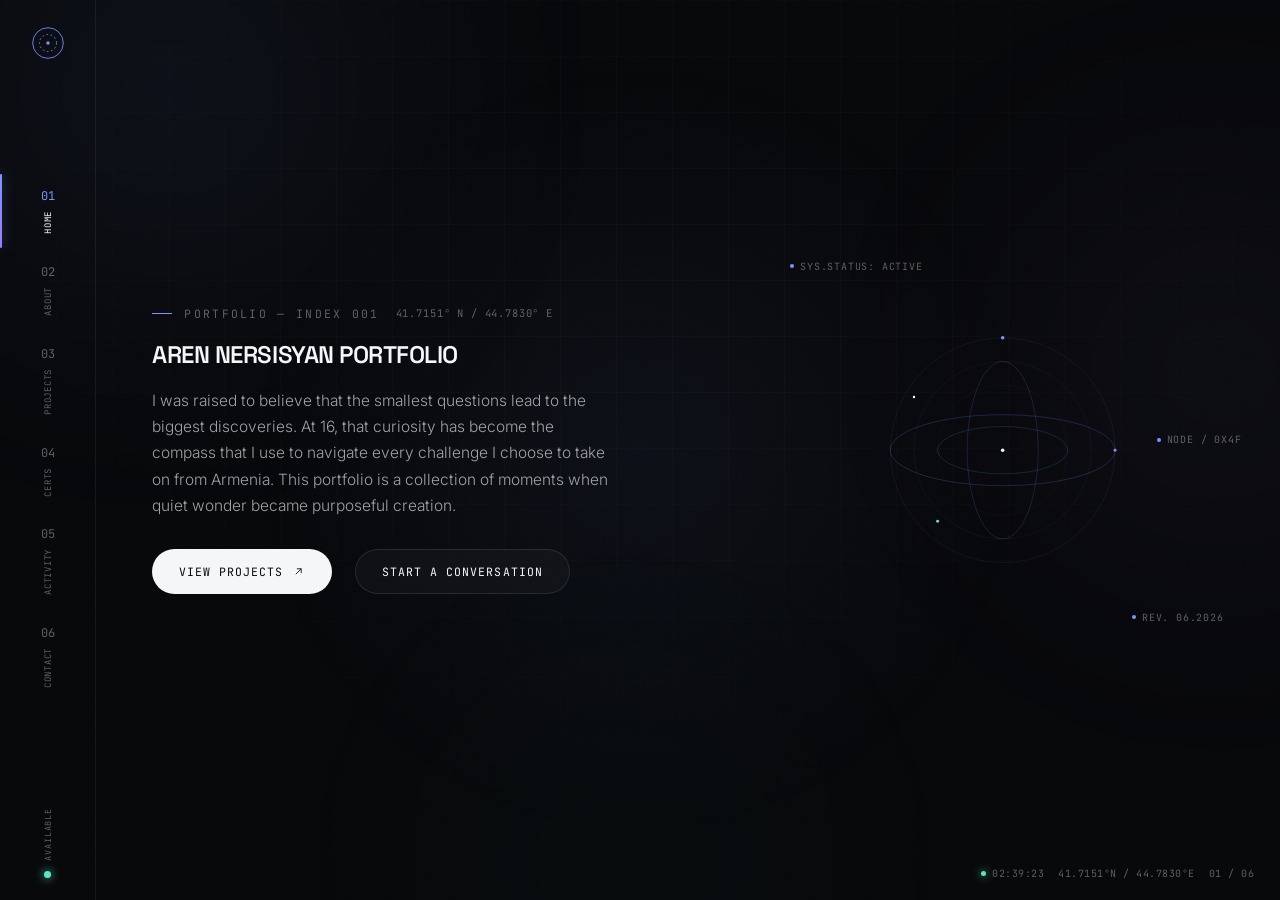
<file: index.html>
<!DOCTYPE html>
<html lang="en">
<head>
<meta charset="UTF-8">
<meta name="viewport" content="width=device-width, initial-scale=1.0">
<title>Aren Nersisyan: Portfolio</title>
<meta name="description" content="Alex Rivera — Design Engineer. Portfolio, projects, certificates and activities.">
<link rel="preconnect" href="https://fonts.googleapis.com">
<link rel="preconnect" href="https://fonts.gstatic.com" crossorigin>
<link href="https://fonts.googleapis.com/css2?family=Space+Grotesk:wght@300;400;500;600;700&family=Inter:wght@300;400;500;600;700&family=JetBrains+Mono:wght@300;400;500;600&display=swap" rel="stylesheet">
<link rel="icon" type="image/x-icon" href="https://www-ren.github.io/Icon.ico">
<style>
/* ============================= RESET ============================= */
*,*::before,*::after{box-sizing:border-box;margin:0;padding:0;}
img{max-width:100%;display:block;}
a{color:inherit;text-decoration:none;}
button{font:inherit;color:inherit;background:none;border:none;cursor:pointer;}
ul{list-style:none;}

/* ============================= TOKENS ============================= */
:root{
  --bg:#07080a;
  --bg-soft:#0b0c0f;
  --panel:rgba(255,255,255,0.032);
  --panel-strong:rgba(255,255,255,0.06);
  --border:rgba(255,255,255,0.10);
  --border-soft:rgba(255,255,255,0.065);
  --text-1:#f5f6f8;
  --text-2:rgba(245,246,248,0.64);
  --text-3:rgba(245,246,248,0.36);
  --accent:#7c93ff;
  --accent-2:#9a7cff;
  --accent-3:#5fe3c4;
  --accent-soft:rgba(124,147,255,0.14);
  --blue:#5fb9ff;

  --font-display:'Space Grotesk','Inter',sans-serif;
  --font-body:'Inter',sans-serif;
  --font-mono:'JetBrains Mono',monospace;

  --mx:50%;--my:50%;
  --ease:cubic-bezier(.16,.84,.44,1);
  --ease-soft:cubic-bezier(.22,.9,.4,1);
  --rail-w:96px;
}

html,body{background:var(--bg);color:var(--text-1);}
html{overflow-x:hidden;width:100%;}
body{
  font-family:var(--font-body);
  font-weight:400;
  -webkit-font-smoothing:antialiased;
  cursor:default;
  height:100vh;
  overflow:hidden;
  overflow-x:hidden;
  max-width:100%;
  position:relative;
}
::selection{background:var(--accent);color:#07080a;}
::-webkit-scrollbar{width:6px;height:6px;}
::-webkit-scrollbar-track{background:transparent;}
::-webkit-scrollbar-thumb{background:rgba(255,255,255,0.14);border-radius:99px;}
::-webkit-scrollbar-thumb:hover{background:rgba(255,255,255,0.26);}

/* ============================= BACKDROP LAYERS ============================= */
.bg-layer{position:fixed;inset:0;pointer-events:none;z-index:0;}
.bg-grain{
  position:fixed;inset:0;z-index:3;pointer-events:none;opacity:0.045;mix-blend-mode:overlay;
  background-image:url("data:image/svg+xml,%3Csvg xmlns='http://www.w3.org/2000/svg' width='120' height='120'%3E%3Cfilter id='n'%3E%3CfeTurbulence type='fractalNoise' baseFrequency='0.9' numOctaves='2' stitchTiles='stitch'/%3E%3C/filter%3E%3Crect width='100%25' height='100%25' filter='url(%23n)'/%3E%3C/svg%3E");
}
.bg-grid{
  position:fixed;inset:0;z-index:1;pointer-events:none;
  background-image:linear-gradient(to right, rgba(255,255,255,0.022) 1px, transparent 1px),linear-gradient(to bottom, rgba(255,255,255,0.022) 1px, transparent 1px);
  background-size:56px 56px;
  mask-image:radial-gradient(ellipse 90% 80% at 50% 30%, black 15%, transparent 78%);
}
.bg-glow{
  position:fixed;inset:0;z-index:1;pointer-events:none;
  background:radial-gradient(560px 560px at var(--mx) var(--my), rgba(124,147,255,0.06), transparent 70%);
  transition:background 0.15s linear;
}
.blob-field{position:fixed;inset:0;overflow:hidden;z-index:0;pointer-events:none;}
.blob{position:absolute;border-radius:50%;filter:blur(130px);z-index:0;pointer-events:none;opacity:0.5;will-change:transform;}
.blob-1{width:620px;height:620px;top:-220px;left:-140px;background:radial-gradient(circle, rgba(124,147,255,0.22), transparent 70%);animation:drift1 36s ease-in-out infinite;}
.blob-2{width:560px;height:560px;top:10%;right:-220px;background:radial-gradient(circle, rgba(154,124,255,0.18), transparent 70%);animation:drift2 42s ease-in-out infinite;}
.blob-3{width:480px;height:480px;bottom:-200px;left:30%;background:radial-gradient(circle, rgba(95,227,196,0.10), transparent 70%);animation:drift3 48s ease-in-out infinite;}
@keyframes drift1{0%,100%{transform:translate(0,0);}50%{transform:translate(50px,60px);}}
@keyframes drift2{0%,100%{transform:translate(0,0);}50%{transform:translate(-60px,40px);}}
@keyframes drift3{0%,100%{transform:translate(0,0);}50%{transform:translate(30px,-40px);}}

/* ============================= SHARED UI ============================= */
.eyebrow{
  font-family:var(--font-mono);font-size:11.5px;letter-spacing:0.2em;text-transform:uppercase;color:var(--text-3);
  display:flex;align-items:center;gap:12px;margin-bottom:20px;
}
.eyebrow::before{content:'';width:20px;height:1px;background:var(--accent);display:inline-block;}
h1,h2,h3{font-family:var(--font-display);font-weight:600;letter-spacing:-0.02em;line-height:1.03;}

.big-index{
  position:absolute;font-family:var(--font-display);font-weight:600;
  font-size:clamp(70px,7.4vw,120px);line-height:1;color:transparent;
  -webkit-text-stroke:1px rgba(255,255,255,0.07);
  top:-6px;right:0;z-index:0;pointer-events:none;user-select:none;
}

.reveal{opacity:0;transform:translateY(20px);transition:opacity 0.85s var(--ease-soft),transform 0.85s var(--ease-soft);}
.reveal.in{opacity:1;transform:translateY(0);}
.reveal-delay-1{transition-delay:0.06s;}
.reveal-delay-2{transition-delay:0.12s;}
.reveal-delay-3{transition-delay:0.18s;}
.reveal-delay-4{transition-delay:0.24s;}
.reveal-delay-5{transition-delay:0.30s;}

.btn{
  display:inline-flex;align-items:center;gap:9px;
  font-family:var(--font-mono);font-size:11.5px;letter-spacing:0.09em;text-transform:uppercase;
  padding:14px 26px;border:1px solid var(--border);border-radius:999px;
  position:relative;overflow:hidden;transition:border-color 0.4s var(--ease),color 0.4s var(--ease),background 0.4s var(--ease),transform 0.25s var(--ease);
  will-change:transform;
}
.btn::before{content:'';position:absolute;inset:0;background:linear-gradient(120deg,transparent,rgba(255,255,255,0.16),transparent);transform:translateX(-120%);transition:transform 0.7s var(--ease);}
.btn:hover::before{transform:translateX(120%);}
.btn-primary{background:var(--text-1);color:#07080a;border-color:transparent;}
.btn-primary:hover{background:var(--accent);color:#07080a;}
.btn-ghost{color:var(--text-1);background:var(--panel);backdrop-filter:blur(10px);}
.btn-ghost:hover{border-color:rgba(255,255,255,0.35);}
.btn svg{width:13px;height:13px;transition:transform 0.4s var(--ease);}
.btn:hover svg{transform:translate(3px,-3px);}

.glass{
  background:var(--panel);
  border:1px solid var(--border-soft);
  backdrop-filter:blur(18px) saturate(140%);
  -webkit-backdrop-filter:blur(18px) saturate(140%);
}

.divider{height:1px;width:100%;background:linear-gradient(to right, transparent, var(--border), transparent);}

a:focus-visible,button:focus-visible{outline:1px solid var(--accent);outline-offset:4px;border-radius:4px;}

/* ============================= APP SHELL ============================= */
.app{position:relative;z-index:2;height:100vh;display:flex;}

/* ---- Rail (desktop primary nav) ---- */
.rail{
  width:var(--rail-w);flex:0 0 var(--rail-w);height:100vh;
  display:flex;flex-direction:column;align-items:center;
  padding:26px 0 22px;position:relative;z-index:20;
  border-right:1px solid var(--border-soft);
}
.rail-logo{width:34px;height:34px;margin-bottom:8px;position:relative;}
.rail-logo svg{width:100%;height:100%;animation:spin-slow 26s linear infinite;}
@keyframes spin-slow{to{transform:rotate(360deg);}}

.rail-nav{position:relative;flex:1;display:flex;flex-direction:column;justify-content:center;gap:2px;width:100%;}
.rail-indicator{
  position:absolute;top:0;left:0;width:2px;height:0;background:linear-gradient(to bottom,var(--accent),var(--accent-2));
  border-radius:2px;transition:transform 0.55s var(--ease),height 0.55s var(--ease);
  will-change:transform;box-shadow:0 0 12px rgba(124,147,255,0.6);
  transform:translateY(0);
}
.rail-item{
  width:100%;padding:14px 4px;display:flex;flex-direction:column;align-items:center;gap:7px;
  position:relative;transition:transform 0.3s var(--ease);
}
.rail-num{font-family:var(--font-mono);font-size:12px;color:var(--text-3);transition:color 0.35s var(--ease);}
.rail-label{
  font-family:var(--font-mono);font-size:9px;letter-spacing:0.08em;text-transform:uppercase;color:var(--text-3);
  writing-mode:vertical-rl;transform:rotate(180deg);transition:color 0.35s var(--ease);
}
.rail-item:hover .rail-num,.rail-item:hover .rail-label{color:var(--text-2);}
.rail-item.active .rail-num{color:var(--accent);}
.rail-item.active .rail-label{color:var(--text-1);}

.rail-status{display:flex;flex-direction:column;align-items:center;gap:10px;}
.rail-dot{width:7px;height:7px;border-radius:50%;background:var(--accent-3);box-shadow:0 0 10px var(--accent-3);animation:pulse 2.4s ease-in-out infinite;}
@keyframes pulse{0%,100%{opacity:1;}50%{opacity:0.3;}}
.rail-status-label{font-family:var(--font-mono);font-size:8.5px;letter-spacing:0.1em;color:var(--text-3);writing-mode:vertical-rl;transform:rotate(180deg);}

/* ---- Mobile top bar (hidden on desktop) ---- */
.topbar{display:none;}

/* ---- Stage ---- */
.stage{position:relative;flex:1;height:100vh;overflow:hidden;}
.panel{
  position:absolute;inset:0;
  padding:0 clamp(28px,4.4vw,72px);
  display:flex;flex-direction:column;justify-content:center;
  opacity:0;transform:translateY(16px) scale(0.99);
  pointer-events:none;visibility:hidden;
  transition:opacity 0.6s var(--ease-soft),transform 0.6s var(--ease-soft),visibility 0s linear 0.6s;
  overflow-y:auto;
}
.panel.active{
  opacity:1;transform:translateY(0) scale(1);pointer-events:auto;visibility:visible;
  transition:opacity 0.6s var(--ease-soft),transform 0.6s var(--ease-soft),visibility 0s;
}
.panel-inner{position:relative;width:100%;max-width:1280px;margin:0 auto;padding:64px 0;min-height:min-content;}

.section-head{display:flex;justify-content:space-between;align-items:flex-end;margin-bottom:34px;gap:32px;flex-wrap:wrap;position:relative;z-index:1;}
.section-head h2{font-size:clamp(24px,2.7vw,38px);max-width:640px;}
.section-head .head-note{font-family:var(--font-mono);font-size:11.5px;color:var(--text-3);max-width:260px;line-height:1.7;text-align:right;}

/* ============================= HOME PANEL ============================= */
.hero-grid{display:grid;grid-template-columns:1.35fr 1fr;gap:32px;align-items:center;width:100%;}
.hero-label-row{display:flex;align-items:center;gap:16px;margin-bottom:22px;}
.hero-coord{font-family:var(--font-mono);font-size:10.5px;color:var(--text-3);letter-spacing:0.08em;}
.hero h1{font-size:clamp(38px,5.4vw,80px);margin-bottom:24px;}
.hero h1 .line{display:block;overflow:hidden;}
.hero h1 .line span{display:inline-block;transform:translateY(112%);transition:transform 1s var(--ease);}
.panel.active .hero h1 .line:nth-child(1) span{transition-delay:0.08s;}
.panel.active .hero h1 .line:nth-child(2) span{transition-delay:0.18s;}
.hero h1 .line span{transform:translateY(112%);}
.panel.active .hero h1 .line span{transform:translateY(0);}
.hero h1 .accent-text{color:transparent;-webkit-text-stroke:1.4px var(--text-1);}
.hero-sub{max-width:460px;font-size:15.5px;line-height:1.7;color:var(--text-2);font-weight:300;margin-bottom:30px;}
.hero-cta{display:flex;align-items:center;gap:22px;flex-wrap:wrap;}
#name{padding-bottom:20px;}

.hero-visual{position:relative;height:min(46vh,420px);display:flex;align-items:center;justify-content:center;}
.orb-wrap{position:relative;width:min(60%,320px);height:min(60%,320px);aspect-ratio:1;}
.orb-wrap svg{width:100%;height:100%;overflow:visible;}
.orb-ring{animation:spin-slower 60s linear infinite;transform-origin:center;}
.orb-ring-2{animation:spin-slower-rev 80s linear infinite;transform-origin:center;}
.orb-ring-3{animation:spin-slower 100s linear infinite;transform-origin:center;}
@keyframes spin-slower{to{transform:rotate(360deg);}}
@keyframes spin-slower-rev{to{transform:rotate(-360deg);}}
.orb-node{animation:node-pulse 3.5s ease-in-out infinite;}
@keyframes node-pulse{0%,100%{opacity:0.4;}50%{opacity:1;}}
.hero-float-label{position:absolute;font-family:var(--font-mono);font-size:10px;letter-spacing:0.08em;color:var(--text-3);display:flex;align-items:center;gap:6px;}
.hero-float-label .dot{width:4px;height:4px;background:var(--accent);border-radius:50%;}
.fl-1{top:4%;left:2%;}
.fl-2{bottom:8%;right:0;}
.fl-3{top:46%;right:-4%;}

/* ============================= ABOUT PANEL ============================= */
.about-grid{display:grid;grid-template-columns:0.78fr 1.22fr;gap:56px;align-items:start;position:relative;}
.portrait{
  aspect-ratio:4/5;max-width:400px;position:relative;border:1px solid var(--border);border-radius:18px;overflow:hidden;
  background:radial-gradient(120% 100% at 20% 0%, rgba(124,147,255,0.22), transparent 60%),radial-gradient(120% 100% at 90% 100%, rgba(154,124,255,0.18), transparent 55%),linear-gradient(160deg, #14151a, #0a0b0d 70%);
}
.portrait::before{
  content:'';position:absolute;inset:0;
  background-image:linear-gradient(rgba(255,255,255,0.05) 1px, transparent 1px),linear-gradient(90deg, rgba(255,255,255,0.05) 1px, transparent 1px);
  background-size:24px 24px;mask-image:radial-gradient(circle at 50% 40%, black 0%, transparent 70%);
}
.portrait-tag{position:absolute;bottom:16px;left:16px;right:16px;display:flex;justify-content:space-between;align-items:flex-end;font-family:var(--font-mono);font-size:9.5px;color:var(--text-3);letter-spacing:0.06em;}
.portrait-frame-corner{position:absolute;width:16px;height:16px;border-color:rgba(255,255,255,0.35);}
.pc-tl{top:14px;left:14px;border-top:1px solid;border-left:1px solid;}
.pc-br{bottom:14px;right:14px;border-bottom:1px solid;border-right:1px solid;}

.about-copy h2{font-size:clamp(22px,2.6vw,34px);margin-bottom:18px;max-width:640px;}
.about-copy p{font-size:14px;line-height:1.75;color:var(--text-2);font-weight:300;margin-bottom:12px;max-width:600px;}
.about-copy p strong{color:var(--text-1);font-weight:500;}

.stat-row{display:grid;grid-template-columns:repeat(3,1fr);gap:24px;margin:24px 0;padding:20px 0;border-top:1px solid var(--border-soft);border-bottom:1px solid var(--border-soft);}
.stat-num{font-family:var(--font-display);font-size:clamp(22px,2vw,30px);font-weight:600;color:var(--text-1);line-height:1;}
.stat-label{font-family:var(--font-mono);font-size:9.5px;letter-spacing:0.09em;text-transform:uppercase;color:var(--text-3);margin-top:7px;}

.tag-grid{display:flex;flex-wrap:wrap;gap:8px;margin-top:10px;}
.tag{
  font-family:var(--font-mono);font-size:10.5px;letter-spacing:0.03em;padding:7px 13px;border:1px solid var(--border);
  color:var(--text-2);border-radius:99px;transition:border-color 0.35s var(--ease),color 0.35s var(--ease),background 0.35s var(--ease),transform 0.3s var(--ease);
}
.tag:hover{border-color:var(--accent);color:var(--text-1);background:var(--accent-soft);transform:translateY(-2px);}

/* ============================= PROJECTS PANEL ============================= */
.project-grid{display:grid;grid-template-columns:repeat(4,1fr);gap:16px;}
.project-card{
  position:relative;border-radius:16px;overflow:hidden;border:1px solid var(--border-soft);
  background:#0b0c0f;transition:transform 0.5s var(--ease),border-color 0.5s var(--ease);
}
.project-card:hover{transform:translateY(-6px);border-color:rgba(255,255,255,0.22);}
.thumb-1{background:radial-gradient(circle at 30% 30%, rgba(124,147,255,0.15), transparent 55%),radial-gradient(circle at 75% 70%, rgba(154,124,255,0.1), transparent 55%),linear-gradient(150deg,#141620,#0a0a0c);}
.thumb-2{background:radial-gradient(circle at 70% 30%, rgba(95,185,255,0.11), transparent 55%),radial-gradient(circle at 25% 75%, rgba(124,147,255,0.08), transparent 55%),linear-gradient(150deg,#101318,#0a0a0c);}
.thumb-3{background:radial-gradient(circle at 40% 65%, rgba(154,124,255,0.10), transparent 55%),radial-gradient(circle at 80% 20%, rgba(124,147,255,0.06), transparent 55%),linear-gradient(150deg,#12121a,#0a0a0c);}
.thumb-4{background:radial-gradient(circle at 60% 40%, rgba(95,227,196,0.05), transparent 55%),radial-gradient(circle at 20% 80%, rgba(95,185,255,0.08), transparent 55%),linear-gradient(150deg,#0e1416,#0a0a0c);}
.project-card::after{content:'';position:absolute;inset:0;background:linear-gradient(rgba(255,255,255,0.05) 1px, transparent 1px),linear-gradient(90deg, rgba(255,255,255,0.05) 1px, transparent 1px);background-size:16px 16px;pointer-events:none;}
.project-scrim{position:relative;height:100%;display:flex;flex-direction:column;justify-content:space-between;padding:20px;padding-top:44px;z-index:2;}
.project-num{font-family:var(--font-mono);font-size:10.5px;color:var(--text-3);position:absolute;top:14px;left:16px;z-index:2;}
.project-card h3{font-size:15px;font-weight:500;letter-spacing:-0.01em;margin-bottom:5px;line-height:1.2;}
.project-meta{display:flex;gap:8px;font-family:var(--font-mono);font-size:9.5px;color:var(--text-3);text-transform:uppercase;letter-spacing:0.05em;margin-bottom:8px;flex-wrap:wrap;}
.project-desc{
  color:var(--text-2);font-size:11.5px;line-height:1.55;font-weight:300;flex:1;margin-top:2px;
}
.thumb-arrow{
  position:absolute;top:12px;right:12px;width:30px;height:30px;border:1px solid rgba(255,255,255,0.25);border-radius:50%;
  display:flex;align-items:center;justify-content:center;background:rgba(8,9,11,0.5);backdrop-filter:blur(6px);
  transition:border-color 0.4s var(--ease),background 0.4s var(--ease),transform 0.4s var(--ease);
  z-index:3;
}
.project-card:hover .thumb-arrow{border-color:var(--accent);transform:translate(2px,-2px);}
.thumb-arrow svg{width:13px;height:13px;}

/* ============================= CERTIFICATES PANEL ============================= */
.cert-grid{display:grid;grid-template-columns:repeat(3,1fr);gap:12px;}
.cert-card{
  background:var(--panel);border:1px solid var(--border-soft);border-radius:14px;padding:22px;position:relative;
  transition:background 0.4s var(--ease),border-color 0.4s var(--ease),transform 0.4s var(--ease);
  backdrop-filter:blur(14px);
}
.cert-card:hover{background:var(--panel-strong);border-color:rgba(255,255,255,0.18);transform:translateY(-4px);}
.cert-top{display:flex;justify-content:space-between;align-items:flex-start;margin-bottom:16px;}
.cert-year{font-family:var(--font-mono);font-size:10px;color:var(--text-3);letter-spacing:0.06em;}
.cert-icon{width:30px;height:30px;border:1px solid var(--border);border-radius:50%;display:flex;align-items:center;justify-content:center;flex-shrink:0;}
.cert-icon svg{width:13px;height:13px;color:var(--accent);}
.cert-card h3{font-size:15.5px;font-weight:500;margin-bottom:7px;letter-spacing:-0.01em;line-height:1.25;}
.cert-issuer{font-size:11.5px;color:var(--text-2);font-weight:300;margin-bottom:12px;}
.cert-id{font-family:var(--font-mono);font-size:9px;color:var(--text-3);letter-spacing:0.04em;padding-top:11px;border-top:1px solid var(--border-soft);}

/* ============================= ACTIVITIES PANEL ============================= */
.timeline{position:relative;display:grid;grid-template-columns:repeat(5,1fr);gap:12px;}
.timeline::before{content:'';position:absolute;top:9px;left:0;right:0;height:1px;background:linear-gradient(to right, transparent, var(--border), var(--border), transparent);}
.timeline-item{position:relative;padding-top:30px;}
.timeline-dot{position:absolute;left:0;top:5px;width:9px;height:9px;border-radius:50%;background:var(--bg);border:1px solid var(--accent);box-shadow:0 0 0 4px var(--bg);}
.timeline-year{font-family:var(--font-mono);font-size:11px;color:var(--text-2);position:absolute;left:16px;top:0;}
.timeline-content .role{font-family:var(--font-mono);font-size:9.5px;letter-spacing:0.09em;text-transform:uppercase;color:var(--accent);margin-bottom:8px;}
.timeline-content h3{font-size:15.5px;font-weight:500;margin-bottom:8px;letter-spacing:-0.01em;line-height:1.22;}
.timeline-content p{font-size:11.5px;line-height:1.6;color:var(--text-2);font-weight:300;display:-webkit-box;-webkit-line-clamp:4;line-clamp:4;-webkit-box-orient:vertical;overflow:hidden;}
.animated-link {
    color: inherit;
    text-decoration: none;

    background-image: linear-gradient(currentColor, currentColor);
    background-repeat: no-repeat;
    background-position: 0 100%;
    background-size: 0% 2px;

    -webkit-box-decoration-break: clone;
    box-decoration-break: clone;

    transition: background-size 0.3s ease;
}

.animated-link:hover {
    background-size: 100% 2px;
}

/* ============================= CONTACT PANEL ============================= */
.contact-inner{text-align:center;position:relative;z-index:2;margin:0 auto;}
.contact-inner h2{font-size:clamp(32px,5.6vw,72px);margin-bottom:26px;letter-spacing:-0.03em;}
.contact-email{
  display:inline-block;font-family:var(--font-mono);font-size:clamp(15px,1.8vw,20px);color:var(--text-2);
  padding-bottom:8px;border-bottom:1px solid var(--border);transition:color 0.4s var(--ease),border-color 0.4s var(--ease);margin-bottom:38px;
}
.contact-email:hover{color:var(--accent);border-color:var(--accent);}
.contact-links{display:flex;justify-content:center;gap:0;flex-wrap:wrap;border-top:1px solid var(--border-soft);border-bottom:1px solid var(--border-soft);}
.contact-links a{
  font-family:var(--font-mono);font-size:11px;letter-spacing:0.07em;text-transform:uppercase;padding:16px 26px;color:var(--text-2);
  border-left:1px solid var(--border-soft);transition:color 0.35s var(--ease),background 0.35s var(--ease);position:relative;
}
.contact-links a:first-child{border-left:none;}
.contact-links a:hover{color:var(--text-1);background:var(--panel);}
.contact-glow{position:absolute;top:50%;left:50%;transform:translate(-50%,-50%);width:min(820px,100vw);max-width:100vw;height:420px;background:radial-gradient(ellipse, rgba(124,147,255,0.13), transparent 70%);pointer-events:none;z-index:0;}

/* ============================= HUD FOOTER ============================= */
.hud{
  position:fixed;bottom:20px;right:26px;z-index:30;display:flex;align-items:center;gap:14px;
  font-family:var(--font-mono);font-size:10px;color:var(--text-3);letter-spacing:0.05em;pointer-events:none;
}
.hud span{display:flex;align-items:center;gap:6px;}
.hud .dot{width:5px;height:5px;border-radius:50%;background:var(--accent-3);box-shadow:0 0 8px var(--accent-3);}

/* ============================= MOBILE NAV DRAWER ============================= */
.mobile-nav{
  position:fixed;inset:0;z-index:90;background:rgba(7,8,10,0.98);backdrop-filter:blur(20px);
  display:flex;flex-direction:column;align-items:flex-start;justify-content:center;padding:44px;gap:4px;
  transform:translateY(-100%);transition:transform 0.55s var(--ease);
}
.mobile-nav.open{transform:translateY(0);}
.mobile-nav a{font-family:var(--font-display);font-size:32px;font-weight:500;color:var(--text-2);padding:10px 0;letter-spacing:-0.01em;transition:color 0.3s var(--ease);}
.mobile-nav a:hover,.mobile-nav a.active{color:var(--text-1);}
.mobile-nav-footer{margin-top:32px;font-family:var(--font-mono);font-size:10.5px;color:var(--text-3);}
.nav-toggle{display:none;width:40px;height:40px;position:relative;padding:10px 4px;}
.nav-toggle span{position:absolute;left:4px;right:4px;height:1px;background:var(--text-1);transition:all 0.35s var(--ease);}
.nav-toggle span:nth-child(1){top:10px;}
.nav-toggle span:nth-child(2){top:19px;}
.nav-toggle span:nth-child(3){top:28px;}
.nav-toggle.open span:nth-child(1){transform:translateY(9px) rotate(45deg);}
.nav-toggle.open span:nth-child(2){opacity:0;}
.nav-toggle.open span:nth-child(3){transform:translateY(-9px) rotate(-45deg);}

/* ============================= RESPONSIVE ============================= */
@media (max-width:860px){
  html{scroll-behavior:smooth;}
  body{height:auto;overflow-x:hidden;overflow-y:auto;}
  .app{height:auto;display:block;}
  .rail{display:none;}
  .topbar{
    display:flex;align-items:center;justify-content:space-between;position:fixed;top:0;left:0;right:0;z-index:100;
    padding:16px 22px;background:rgba(7,8,10,0.7);backdrop-filter:blur(16px);border-bottom:1px solid var(--border-soft);
  }
  .topbar .logo{display:flex;align-items:center;gap:9px;font-family:var(--font-mono);font-size:12px;letter-spacing:0.06em;}
  .topbar .logo svg{width:24px;height:24px;animation:spin-slow 26s linear infinite;}
  .nav-toggle{display:block;}

  .stage{height:auto;overflow:visible;}
  .panel{
    position:static !important;opacity:1 !important;transform:none !important;visibility:visible !important;
    pointer-events:auto !important;padding:0 24px;min-height:auto;display:block;overflow:visible;
  }
  .panel-inner{padding:112px 0 64px;max-width:640px;}
  #home .panel-inner{padding-top:120px;}
  .hero h1 .line span{transform:translateY(0) !important;}

  .hero-grid{grid-template-columns:1fr;gap:40px;}
  .hero-visual{height:260px;order:-1;}
  .hero-label-row{display:none;}

  .about-grid{grid-template-columns:1fr;gap:36px;}
  .portrait{max-width:220px;}

  .project-grid{grid-template-columns:repeat(2,1fr);}

  .cert-grid{grid-template-columns:1fr 1fr;}

  .timeline{grid-template-columns:1fr;gap:0;}
  .timeline::before{top:0;bottom:0;left:4px;right:auto;width:1px;height:auto;background:linear-gradient(to bottom, transparent, var(--border), var(--border), transparent);}
  .timeline-item{padding:22px 0 22px 26px;border-top:1px solid var(--border-soft);}
  .timeline-item:first-child{border-top:none;}
  .timeline-dot{left:0;top:26px;}
  .timeline-year{position:static;margin-bottom:6px;display:block;}
  .timeline-content p{-webkit-line-clamp:8;line-clamp:8;}

  .section-head{margin-bottom:28px;}
  .section-head .head-note{text-align:left;max-width:none;}
  .big-index{font-size:64px;top:-2px;}

  .hud{display:none;}
}

@media (max-width:520px){
  .project-grid{grid-template-columns:1fr 1fr;}
  .cert-grid{grid-template-columns:1fr;}
  .hero h1{font-size:clamp(32px,10vw,48px);}
  .stat-row{grid-template-columns:1fr 1fr;row-gap:16px;}
  .contact-links{flex-direction:column;}
  .contact-links a{border-left:none;border-top:1px solid var(--border-soft);}
  .contact-links a:first-child{border-top:none;}
}

@media (prefers-reduced-motion:reduce){
  *{animation-duration:0.001ms !important;animation-iteration-count:1 !important;transition-duration:0.2s !important;}
}
</style>
</head>
<body>

<div class="bg-glow" id="bgGlow"></div>
<div class="bg-grid"></div>
<div class="blob-field">
  <div class="blob blob-1"></div>
  <div class="blob blob-2"></div>
  <div class="blob blob-3"></div>
</div>
<div class="bg-grain"></div>

<!-- ============================= MOBILE TOP BAR ============================= -->
<div class="topbar">
  <a href="#home" class="logo">
    <svg viewBox="0 0 40 40" fill="none"><circle cx="20" cy="20" r="18" stroke="#7c93ff" stroke-width="1"/><circle cx="20" cy="20" r="10" stroke="#7c93ff" stroke-width="1" stroke-dasharray="2 3"/><circle cx="20" cy="20" r="2" fill="#7c93ff"/></svg>
    AR — INDEX
  </a>
  <div class="nav-toggle" id="navToggle"><span></span><span></span><span></span></div>
</div>

<div class="mobile-nav" id="mobileNav">
  <a href="#home" data-nav-m="home">Home</a>
  <a href="#about" data-nav-m="about">About</a>
  <a href="#projects" data-nav-m="projects">Projects</a>
  <a href="#certificates" data-nav-m="certificates">Certificates</a>
  <a href="#activities" data-nav-m="activities">Activity</a>
  <a href="#contact" data-nav-m="contact">Contact</a>
  <div class="mobile-nav-footer">hello@alexrivera.dev — Based remotely, working globally</div>
</div>

<div class="app">
  <!-- ============================= RAIL (DESKTOP NAV) ============================= -->
  <nav class="rail" id="rail" aria-label="Primary">
    <div class="rail-logo">
      <svg viewBox="0 0 40 40" fill="none"><circle cx="20" cy="20" r="18" stroke="#7c93ff" stroke-width="1"/><circle cx="20" cy="20" r="10" stroke="#7c93ff" stroke-width="1" stroke-dasharray="2 3"/><circle cx="20" cy="20" r="2" fill="#7c93ff"/></svg>
    </div>
    <div class="rail-nav" id="railNav">
      <div class="rail-indicator" id="railIndicator"></div>
      <a href="#home" class="rail-item active" data-nav="home"><span class="rail-num">01</span><span class="rail-label">Home</span></a>
      <a href="#about" class="rail-item" data-nav="about"><span class="rail-num">02</span><span class="rail-label">About</span></a>
      <a href="#projects" class="rail-item" data-nav="projects"><span class="rail-num">03</span><span class="rail-label">Projects</span></a>
      <a href="#certificates" class="rail-item" data-nav="certificates"><span class="rail-num">04</span><span class="rail-label">Certs</span></a>
      <a href="#activities" class="rail-item" data-nav="activities"><span class="rail-num">05</span><span class="rail-label">Activity</span></a>
      <a href="#contact" class="rail-item" data-nav="contact"><span class="rail-num">06</span><span class="rail-label">Contact</span></a>
    </div>
    <div class="rail-status" title="Available — Applying Fall 2026">
      <span class="rail-status-label">AVAILABLE</span>
      <span class="rail-dot"></span>
    </div>
  </nav>

  <!-- ============================= STAGE ============================= -->
  <main class="stage" id="stage">

    <!-- HOME -->
    <section class="panel active" id="home" data-panel="home">
      <div class="panel-inner">
        <div class="hero-grid">
          <div>
            <div class="hero-label-row reveal in">
              <span class="eyebrow" style="margin:0;">Portfolio — Index 001</span>
              <span class="hero-coord">41.7151° N / 44.7830° E</span>
            </div>
            <h1 id="name">
              <span class="line"><span>AREN NERSISYAN</span></span>
              <span class="line"><span class="accent-text">PORTFOLIO</span></span>
            </h1>
            <p class="hero-sub reveal in reveal-delay-2">
              I was raised to believe that the smallest questions lead to the biggest discoveries. At 16, that curiosity has become the compass that I use to navigate every challenge I choose to take on from Armenia. This portfolio is a collection of moments when quiet wonder became purposeful creation.
            </p>
            <div class="hero-cta reveal in reveal-delay-3">
              <a href="#projects" class="btn btn-primary magnetic">
                View Projects
                <svg viewBox="0 0 24 24" fill="none" stroke="currentColor" stroke-width="1.6"><path d="M7 17L17 7M9 7h8v8"/></svg>
              </a>
              <a href="#contact" class="btn btn-ghost magnetic">Start a conversation</a>
            </div>
          </div>

          <div class="hero-visual reveal in reveal-delay-2">
            <div class="orb-wrap">
              <svg viewBox="0 0 420 420">
                <g class="orb-ring">
                  <ellipse cx="210" cy="210" rx="190" ry="190" stroke="rgba(255,255,255,0.09)" stroke-width="1" fill="none"/>
                  <ellipse cx="210" cy="210" rx="190" ry="60" stroke="rgba(124,147,255,0.35)" stroke-width="1" fill="none"/>
                </g>
                <g class="orb-ring-2">
                  <ellipse cx="210" cy="210" rx="150" ry="150" stroke="rgba(255,255,255,0.07)" stroke-width="1" fill="none"/>
                  <ellipse cx="210" cy="210" rx="60" ry="150" stroke="rgba(154,124,255,0.3)" stroke-width="1" fill="none"/>
                </g>
                <g class="orb-ring-3">
                  <ellipse cx="210" cy="210" rx="110" ry="40" stroke="rgba(95,185,255,0.28)" stroke-width="1" fill="none"/>
                  <circle cx="210" cy="210" r="110" stroke="rgba(255,255,255,0.05)" stroke-width="1" fill="none"/>
                </g>
                <circle class="orb-node" cx="210" cy="20" r="3" fill="#7c93ff"/>
                <circle class="orb-node" cx="400" cy="210" r="2.5" fill="#9a7cff" style="animation-delay:0.8s"/>
                <circle class="orb-node" cx="100" cy="330" r="2.5" fill="#5fe3c4" style="animation-delay:1.6s"/>
                <circle class="orb-node" cx="60" cy="120" r="2" fill="#ffffff" style="animation-delay:2.2s"/>
                <circle cx="210" cy="210" r="3" fill="#f3f4f6"/>
              </svg>
            </div>
            <div class="hero-float-label fl-1"><span class="dot"></span>SYS.STATUS: ACTIVE</div>
            <div class="hero-float-label fl-2"><span class="dot"></span>REV. 06.2026</div>
            <div class="hero-float-label fl-3"><span class="dot"></span>NODE / 0X4F</div>
          </div>
        </div>
      </div>
    </section>

    <!-- ABOUT -->
    <section class="panel" id="about" data-panel="about">
      <div class="panel-inner" style="position:relative;">
        <div class="big-index reveal">002</div>
        <div class="eyebrow reveal">About — Index 002</div>

        <div class="about-grid">
          <div class="reveal">
            <div class="portrait">
              <div class="portrait-frame-corner pc-tl"></div>
              <div class="portrait-frame-corner pc-br"></div>
              <div class="portrait-tag"><span>AR / PORTRAIT</span><span>FIG. 02.1</span></div>
            </div>
          </div>

          <div class="about-copy">
            <h2 class="reveal">Precision is a design decision, not an accident.</h2>
            <p class="reveal reveal-delay-1">I'm a design engineer working across product design and front-end
              development. Over the past six years I've turned early ideas into interfaces
              that feel <strong>considered, fast, and unmistakably deliberate</strong> — moving fluidly between Figma
              and code so nothing gets lost in translation.</p>
            <p class="reveal reveal-delay-2">My focus is the space where systems thinking meets craft: building
              design systems that scale, motion that clarifies rather than decorates, and front-end architecture
              that holds up as projects grow.</p>

            <div class="stat-row reveal reveal-delay-2">
              <div><div class="stat-num">06</div><div class="stat-label">Years in practice</div></div>
              <div><div class="stat-num">40+</div><div class="stat-label">Projects shipped</div></div>
              <div><div class="stat-num">12</div><div class="stat-label">Awards &amp; mentions</div></div>
            </div>

            <div class="reveal reveal-delay-3">
              <div class="eyebrow" style="margin-bottom:12px;">Capabilities</div>
              <div class="tag-grid">
                <span class="tag">Front-End Engineering</span>
                <span class="tag">Motion Design</span>
                <span class="tag">Design Systems</span>
                <span class="tag">WebGL / Three.js</span>
                <span class="tag">TypeScript</span>
                <span class="tag">Rapid Prototyping</span>
                <span class="tag">Accessibility</span>
                <span class="tag">Art Direction</span>
              </div>
            </div>
          </div>
        </div>
      </div>
    </section>

    <!-- PROJECTS -->
    <section class="panel" id="projects" data-panel="projects">
      <div class="panel-inner" style="position:relative;">
        <div class="big-index reveal">003</div>
        <div class="section-head">
          <div>
            <div class="eyebrow reveal">Projects — Index 003</div>
            <h2 class="reveal">Selected work, chosen for the problems it solved.</h2>
          </div>
          <p class="head-note reveal">Four projects spanning product design, spatial data
            visualization, systems architecture, and generative interfaces.</p>
        </div>

        <div class="project-grid reveal">

          <div class="project-card">
            <span class="project-num">01</span>
            <div class="thumb-1" style="position:absolute;inset:0;"></div>
            <a href="https://www-ren.github.io/Projects/504-Essential-Words.html" class="thumb-arrow" aria-label="View 504 Essential Words project"><svg viewBox="0 0 24 24" fill="none" stroke="currentColor" stroke-width="1.6"><path d="M7 17L17 7M9 7h8v8"/></svg></a>
            <div class="project-scrim">
              <h3>504 Essential Words</h3>
              <div class="project-meta"><span>2025</span><span>·</span><span>UI/UX &amp; Web Dev</span></div>
              <p class="project-desc">I created this interactive vocabulary website as a personal gift for my English teacher, Miss Edith, after completing her course. Originally made for her Wave 3 class, the website continued to be used by later students, turning a small personal project into a resource that became part of her teaching.</p>
            </div>
          </div>

          <div class="project-card">
            <span class="project-num">02</span>
            <div class="thumb-2" style="position:absolute;inset:0;"></div>
            <a href="#" class="thumb-arrow" aria-label="View Orbit case study"><svg viewBox="0 0 24 24" fill="none" stroke="currentColor" stroke-width="1.6"><path d="M7 17L17 7M9 7h8v8"/></svg></a>
            <div class="project-scrim">
              <h3>Orbit</h3>
              <div class="project-meta"><span>2024</span><span>·</span><span>Creative Dev</span></div>
              <p class="project-desc">A WebGL tool for exploring high-dimensional datasets in three-dimensional space, built for a research team analyzing satellite telemetry.</p>
            </div>
          </div>

          <div class="project-card">
            <span class="project-num">03</span>
            <div class="thumb-3" style="position:absolute;inset:0;"></div>
            <a href="#" class="thumb-arrow" aria-label="View Meridian case study"><svg viewBox="0 0 24 24" fill="none" stroke="currentColor" stroke-width="1.6"><path d="M7 17L17 7M9 7h8v8"/></svg></a>
            <div class="project-scrim">
              <h3>Meridian</h3>
              <div class="project-meta"><span>2023</span><span>·</span><span>Design Systems</span></div>
              <p class="project-desc">A token-based design system and component library adopted across four product teams, cutting new-feature build time by roughly a third.</p>
            </div>
          </div>

          <div class="project-card">
            <span class="project-num">04</span>
            <div class="thumb-4" style="position:absolute;inset:0;"></div>
            <a href="#" class="thumb-arrow" aria-label="View Echo case study"><svg viewBox="0 0 24 24" fill="none" stroke="currentColor" stroke-width="1.6"><path d="M7 17L17 7M9 7h8v8"/></svg></a>
            <div class="project-scrim">
              <h3>Echo</h3>
              <div class="project-meta"><span>2023</span><span>·</span><span>Experimental</span></div>
              <p class="project-desc">An experimental browser instrument that generates ambient soundscapes from cursor movement, shown at a regional design festival.</p>
            </div>
          </div>
        </div>
      </div>
    </section>

    <!-- CERTIFICATES -->
    <section class="panel" id="certificates" data-panel="certificates">
      <div class="panel-inner" style="position:relative;">
        <div class="big-index reveal">004</div>
        <div class="section-head">
          <div>
            <div class="eyebrow reveal">Certificates — Index 004</div>
            <h2 class="reveal">Formal training behind the practice.</h2>
          </div>
          <p class="head-note reveal">A working record of continued study across
            engineering, design, and cloud infrastructure.</p>
        </div>

        <div class="cert-grid reveal">
            <div class="cert-card">
              <div class="cert-top"><span class="cert-year">2024</span><span class="cert-icon"><svg viewBox="0 0 24 24" fill="none" stroke="currentColor" stroke-width="1.5"><path d="M12 2l3 6 6 1-4.5 4 1 6-5.5-3-5.5 3 1-6L3 9l6-1z"/></svg></span></div>
              <h3>AWS Certified Solutions Architect</h3>
              <div class="cert-issuer">Amazon Web Services — Associate Level</div>
              <div class="cert-id">CREDENTIAL — AWS-SAA-88214</div>
            </div>
          <a href="https://coursera.org/verify/professional-cert/YFWX0NY5Q2DE">
            <div class="cert-card">
              <div class="cert-top"><span class="cert-year">2026</span><span class="cert-icon"><svg viewBox="0 0 24 24" fill="none" stroke="currentColor" stroke-width="1.5"><path d="M12 2l3 6 6 1-4.5 4 1 6-5.5-3-5.5 3 1-6L3 9l6-1z"/></svg></span></div>
              <h3>Google Cybersecurity Professional Certification</h3>
              <div class="cert-issuer">Google</div>
              <div class="cert-id">Coursera</div>
            </div>
          </a>
          <a href="https://www-ren.github.io/Picsart%20Academy%20Junior%20Course.pdf">
            <div class="cert-card">
              <div class="cert-top"><span class="cert-year">2026</span><span class="cert-icon"><svg viewBox="0 0 24 24" fill="none" stroke="currentColor" stroke-width="1.5"><path d="M12 2l3 6 6 1-4.5 4 1 6-5.5-3-5.5 3 1-6L3 9l6-1z"/></svg></span></div>
              <h3>Picsart's Junior Course</h3>
              <div class="cert-issuer">Picsart</div>
              <div class="cert-id">Picsart Academy</div>
            </div>
          </a>
            <div class="cert-card">
              <div class="cert-top"><span class="cert-year">2022</span><span class="cert-icon"><svg viewBox="0 0 24 24" fill="none" stroke="currentColor" stroke-width="1.5"><path d="M12 2l3 6 6 1-4.5 4 1 6-5.5-3-5.5 3 1-6L3 9l6-1z"/></svg></span></div>
              <h3>Motion Design for the Web</h3>
              <div class="cert-issuer">School of Motion</div>
              <div class="cert-id">CREDENTIAL — SOM-MD-1057</div>
            </div>
            <div class="cert-card">
              <div class="cert-top"><span class="cert-year">2022</span><span class="cert-icon"><svg viewBox="0 0 24 24" fill="none" stroke="currentColor" stroke-width="1.5"><path d="M12 2l3 6 6 1-4.5 4 1 6-5.5-3-5.5 3 1-6L3 9l6-1z"/></svg></span></div>
              <h3>Front-End Developer Certificate</h3>
              <div class="cert-issuer">Meta</div>
              <div class="cert-id">CREDENTIAL — META-FE-6633</div>
            </div>
            <div class="cert-card">
              <div class="cert-top"><span class="cert-year">2021</span><span class="cert-icon"><svg viewBox="0 0 24 24" fill="none" stroke="currentColor" stroke-width="1.5"><path d="M12 2l3 6 6 1-4.5 4 1 6-5.5-3-5.5 3 1-6L3 9l6-1z"/></svg></span></div>
              <h3>Accessible Web Design</h3>
              <div class="cert-issuer">Deque University</div>
              <div class="cert-id">CREDENTIAL — DQ-AWD-3390</div>
            </div>
        </div>
      </div>
    </section>

    <!-- ACTIVITIES -->
    <section class="panel" id="activities" data-panel="activities">
      <div class="panel-inner" style="position:relative;">
        <div class="big-index reveal">005</div>
        <div class="section-head">
          <div>
            <div class="eyebrow reveal">Activity &amp; Volunteering — Index 005</div>
            <h2 class="reveal">Work outside client engagements.</h2>
          </div>
          <p class="head-note reveal">A chronological record — mentoring, community
            contribution, and speaking, in order.</p>
        </div>

        <div class="timeline reveal">
          <div class="timeline-item">
            <div class="timeline-dot"></div>
            <div class="timeline-year">2026</div>
            <div class="timeline-content">
              <div class="role">Volunteer</div>
              <h3><a href="https://www-ren.github.io/Notations%20Lab%20&%20Festival%20'26.pdf" class="animated-link">Communication &amp; Teamwork Volunteer</a></h3>
              <p>Collaborated with a variety of teams on a community volunteering program, improving communication skills, assisting with group activities and supporting with organized events and workshops.</p>
            </div>
          </div>
          <div class="timeline-item">
            <div class="timeline-dot"></div>
            <div class="timeline-year">2024</div>
            <div class="timeline-content">
              <div class="role">Volunteer Dev</div>
              <h3>Digital Literacy Initiative</h3>
              <p>Built and maintained the public site for a local nonprofit teaching computer literacy
                to adult learners, at no cost to the organization.</p>
            </div>
          </div>
          <div class="timeline-item">
            <div class="timeline-dot"></div>
            <div class="timeline-year">2023</div>
            <div class="timeline-content">
              <div class="role">Speaker</div>
              <h3>Design Systems Meetup</h3>
              <p>Gave a talk on scalable component architecture and token-based theming to an audience
                of local product and engineering teams.</p>
            </div>
          </div>
          <div class="timeline-item">
            <div class="timeline-dot"></div>
            <div class="timeline-year">2022</div>
            <div class="timeline-content">
              <div class="role">Organizer</div>
              <h3>Student Hackathon</h3>
              <p>Co-organized a 24-hour build event for 120 participants, coordinating logistics,
                mentors, and judging criteria.</p>
            </div>
          </div>
          <div class="timeline-item">
            <div class="timeline-dot"></div>
            <div class="timeline-year">2021</div>
            <div class="timeline-content">
              <div class="role">Volunteer</div>
              <h3>Accessibility Audit</h3>
              <p>Contributed accessibility audits and fixes to open-source component libraries used by
                small teams without dedicated resources.</p>
            </div>
          </div>
        </div>
      </div>
    </section>

    <!-- CONTACT -->
    <section class="panel" id="contact" data-panel="contact">
      <div class="panel-inner" style="position:relative;">
        <div class="contact-glow"></div>
        <div class="contact-inner">
          <div class="eyebrow reveal" style="justify-content:center;">Contact — Index 006</div>
          <h2 class="reveal reveal-delay-1">Let's build<br>something precise.</h2>
          <a id="emailLink" class="contact-email reveal reveal-delay-2">www.ren.nrs@gmail.com</a>
          <div class="contact-links reveal reveal-delay-3">
            <a href="#" target="_blank" rel="noopener">LinkedIn</a>
            <a href="#" target="_blank" rel="noopener">GitHub</a>
            <a href="#" target="_blank" rel="noopener">Twitter / X</a>
            <a href="#" target="_blank" rel="noopener">Dribbble</a>
          </div>
        </div>
      </div>
    </section>

  </main>
</div>

<div class="hud" id="hud">
  <span><span class="dot"></span><span id="hudTime">--:--:--</span></span>
  <span>41.7151°N / 44.7830°E</span>
  <span id="hudIndex">01 / 06</span>
</div>

<script>
(function(){
  "use strict";
  var reduceMotion = window.matchMedia('(prefers-reduced-motion: reduce)').matches;
  var order = ['home','about','projects','certificates','activities','contact'];
  var current = 'home';
  var isSwitching = false;

  function isDesktop(){ return window.matchMedia('(min-width:861px)').matches; }

  /* ---------- HUD clock ---------- */
  var hudTime = document.getElementById('hudTime');
  function tick(){
    if(!hudTime) return;
    var d = new Date();
    var h = String(d.getHours()).padStart(2,'0');
    var m = String(d.getMinutes()).padStart(2,'0');
    var s = String(d.getSeconds()).padStart(2,'0');
    hudTime.textContent = h+':'+m+':'+s;
  }
  tick(); setInterval(tick, 1000);

  /* ---------- Cursor-reactive ambient glow ---------- */
  if(!reduceMotion){
    var bgGlow = document.getElementById('bgGlow');
    window.addEventListener('mousemove', function(e){
      var x = (e.clientX / window.innerWidth) * 100;
      var y = (e.clientY / window.innerHeight) * 100;
      bgGlow.style.setProperty('--mx', x + '%');
      bgGlow.style.setProperty('--my', y + '%');
    }, {passive:true});
  }

  /* ---------- Reveal animation (re)play for a panel ---------- */
  function playReveal(panel){
    var els = panel.querySelectorAll('.reveal');
    els.forEach(function(el){ el.classList.remove('in'); });
    requestAnimationFrame(function(){
      requestAnimationFrame(function(){
        els.forEach(function(el){ el.classList.add('in'); });
      });
    });
  }

  /* ---------- Rail indicator ---------- */
  var railNav = document.getElementById('railNav');
  var railIndicator = document.getElementById('railIndicator');
  var railItems = railNav ? railNav.querySelectorAll('.rail-item') : [];
  function updateIndicator(id){
    var target = null;
    railItems.forEach(function(item){
      var active = item.dataset.nav === id;
      item.classList.toggle('active', active);
      if(active) target = item;
    });
    if(target && railIndicator){
      railIndicator.style.transform = 'translateY(' + target.offsetTop + 'px)';
      railIndicator.style.height = target.offsetHeight + 'px';
    }
  }
  /* Re-measure once web fonts finish loading (rail labels are vertical text
     and can reflow slightly), and after resize/orientation changes so the
     indicator never drifts out of sync with the active section. */
  if(document.fonts && document.fonts.ready){
    document.fonts.ready.then(function(){ updateIndicator(current); });
  }

  /* ---------- Panel switching (desktop) ---------- */
  var panels = {};
  order.forEach(function(id){ panels[id] = document.getElementById(id); });
  var hudIndex = document.getElementById('hudIndex');

  function goTo(id, pushHash){
    if(!panels[id] || id === current && panels[id].classList.contains('active')) {
      if(id === current) return;
    }
    if(!panels[id]) return;
    isSwitching = true;
    Object.keys(panels).forEach(function(k){
      panels[k].classList.toggle('active', k === id);
    });
    current = id;
    updateIndicator(id);
    var navLinksMobile = document.querySelectorAll('#mobileNav a');
    navLinksMobile.forEach(function(a){ a.classList.toggle('active', a.dataset.navM === id); });
    if(hudIndex){
      var idx = order.indexOf(id) + 1;
      hudIndex.textContent = String(idx).padStart(2,'0') + ' / 06';
    }
    if(pushHash !== false){ history.replaceState(null, '', '#' + id); }
    setTimeout(function(){ playReveal(panels[id]); isSwitching = false; }, 30);
  }

  railItems.forEach(function(item){
    item.addEventListener('click', function(e){
      if(!isDesktop()) return;
      e.preventDefault();
      goTo(item.dataset.nav);
    });
  });

  /* ---------- Wheel navigation (desktop) ---------- */
  var wheelLock = false;
  window.addEventListener('wheel', function(e){
    if(!isDesktop() || isSwitching) return;
    if(Math.abs(e.deltaY) < 12) return;
    if(wheelLock) return;
    var idx = order.indexOf(current);
    var next = e.deltaY > 0 ? idx + 1 : idx - 1;
    if(next < 0 || next >= order.length) return;
    wheelLock = true;
    goTo(order[next]);
    setTimeout(function(){ wheelLock = false; }, 700);
  }, {passive:true});

  /* ---------- Keyboard navigation (desktop) ---------- */
  window.addEventListener('keydown', function(e){
    if(!isDesktop() || isSwitching) return;
    var idx = order.indexOf(current);
    if(e.key === 'ArrowDown' || e.key === 'ArrowRight'){
      if(idx < order.length - 1) goTo(order[idx+1]);
    } else if(e.key === 'ArrowUp' || e.key === 'ArrowLeft'){
      if(idx > 0) goTo(order[idx-1]);
    }
  });

  /* ---------- Mobile nav ---------- */
  var toggle = document.getElementById('navToggle');
  var mobileNav = document.getElementById('mobileNav');
  if(toggle){
    toggle.addEventListener('click', function(){
      toggle.classList.toggle('open');
      mobileNav.classList.toggle('open');
    });
  }
  document.querySelectorAll('#mobileNav a').forEach(function(a){
    a.addEventListener('click', function(){
      toggle.classList.remove('open');
      mobileNav.classList.remove('open');
    });
  });

  /* ---------- Anchor click handling (mobile: smooth scroll / desktop: panel switch) ---------- */
  document.querySelectorAll('a[href^="#"]').forEach(function(a){
    if(a.closest('#railNav')) return; /* handled above */
    a.addEventListener('click', function(e){
      var id = a.getAttribute('href').slice(1);
      if(!id || !panels[id]) return;
      if(isDesktop()){
        e.preventDefault();
        goTo(id);
      } else {
        e.preventDefault();
        var top = panels[id].getBoundingClientRect().top + window.scrollY - 76;
        window.scrollTo({top: top, behavior: reduceMotion ? 'auto' : 'smooth'});
      }
    });
  });

  /* ---------- Mobile scroll reveal ---------- */
  var io = new IntersectionObserver(function(entries){
    entries.forEach(function(entry){
      if(entry.isIntersecting){
        entry.target.classList.add('in');
        io.unobserve(entry.target);
      }
    });
  }, {threshold:0.12, rootMargin:'0px 0px -40px 0px'});
  document.querySelectorAll('.reveal').forEach(function(el){ io.observe(el); });

  var mobileSectionObserver = new IntersectionObserver(function(entries){
    entries.forEach(function(entry){
      if(entry.isIntersecting){
        var id = entry.target.getAttribute('id');
        document.querySelectorAll('#mobileNav a').forEach(function(a){
          a.classList.toggle('active', a.dataset.navM === id);
        });
      }
    });
  }, {threshold:0.35, rootMargin:'-15% 0px -55% 0px'});
  order.forEach(function(id){ if(panels[id]) mobileSectionObserver.observe(panels[id]); });

  /* ---------- Init ---------- */
  var initial = (location.hash || '#home').slice(1);
  if(!panels[initial]) initial = 'home';
  current = initial;
  Object.keys(panels).forEach(function(k){ panels[k].classList.toggle('active', k === initial); });
  updateIndicator(initial);
  setTimeout(function(){ playReveal(panels[initial]); }, 60);
  var resizeRaf = null;
  function onViewportChange(){
    if(resizeRaf) cancelAnimationFrame(resizeRaf);
    resizeRaf = requestAnimationFrame(function(){ updateIndicator(current); });
  }
  window.addEventListener('resize', onViewportChange);
  window.addEventListener('orientationchange', onViewportChange);

  /* ---------- Magnetic buttons ---------- */
  if(!reduceMotion){
    document.querySelectorAll('.magnetic').forEach(function(el){
      el.addEventListener('mousemove', function(e){
        var r = el.getBoundingClientRect();
        var x = (e.clientX - r.left - r.width/2) * 0.28;
        var y = (e.clientY - r.top - r.height/2) * 0.4;
        el.style.transform = 'translate(' + x + 'px,' + y + 'px)';
      });
      el.addEventListener('mouseleave', function(){ el.style.transform = 'translate(0,0)'; });
    });
  }

  /* ---------- Project card tilt ---------- */
  if(!reduceMotion && window.matchMedia('(min-width: 861px)').matches){
    document.querySelectorAll('.project-card').forEach(function(card){
      card.addEventListener('mousemove', function(e){
        var r = card.getBoundingClientRect();
        var px = (e.clientX - r.left) / r.width - 0.5;
        var py = (e.clientY - r.top) / r.height - 0.5;
        card.style.transform = 'perspective(900px) rotateY(' + (px*6) + 'deg) rotateX(' + (-py*6) + 'deg) translateY(-6px)';
      });
      card.addEventListener('mouseleave', function(){
        card.style.transform = 'translateY(0)';
      });
    });
  }
})();
const isMobile = /Android|iPhone|iPad|iPod/i.test(navigator.userAgent);
const email = "yourname@gmail.com";
const subject = "Portfolio Inquiry";

document.getElementById("emailLink").href = isMobile
  ? `mailto:${"www.ren.nrs@gmail.com"}?subject=${encodeURIComponent("Portfolio Contact")}`
  : `https://mail.google.com/mail/?view=cm&fs=1&to=${"www.ren.nrs@gmail.com"}&su=${encodeURIComponent("Portfolio Contact")}`;
</script>
</body>
</html>
</file>
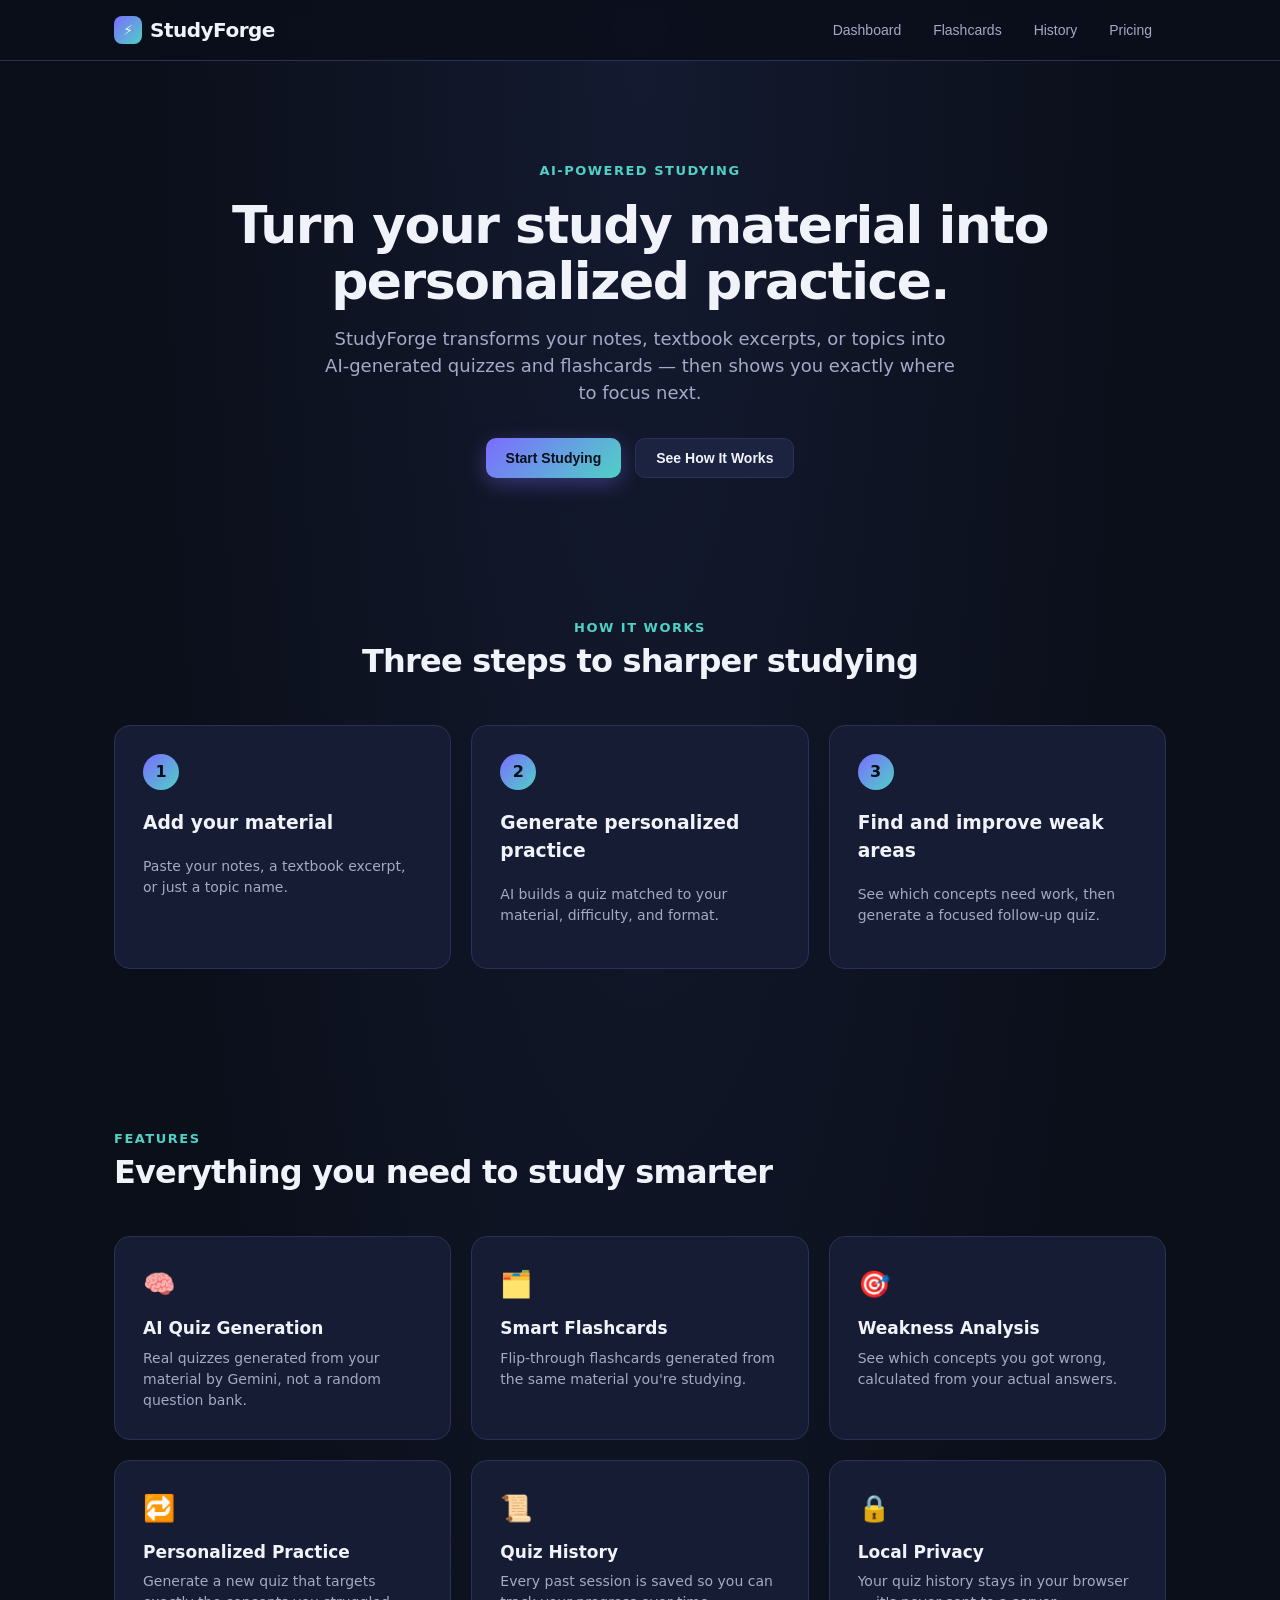
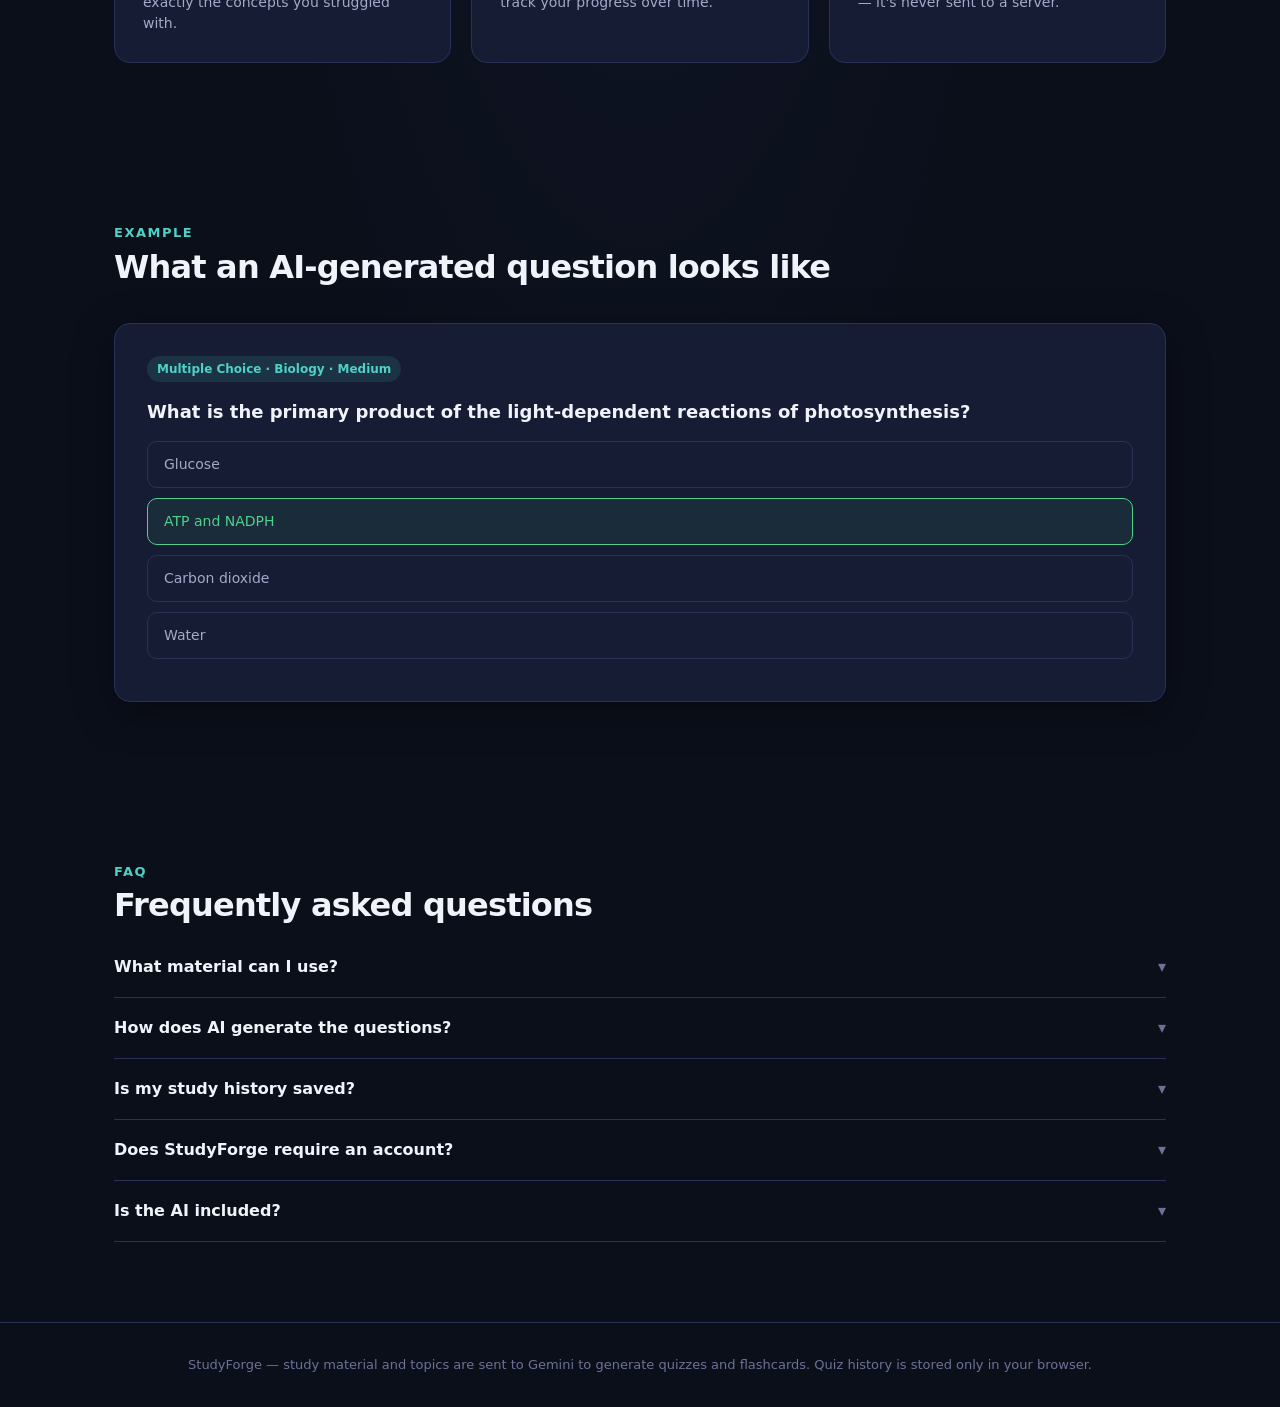
<file: Projects/StudyForge/index.html>
<!DOCTYPE html>
<html lang="en">
<head>
<meta charset="UTF-8">
<meta name="viewport" content="width=device-width, initial-scale=1.0">
<title>StudyForge — AI Study Platform</title>
<style>
  :root{
    --bg:#0b0f1a;
    --bg-soft:#111629;
    --card:#161c33;
    --card-2:#1c2340;
    --border:#2a3157;
    --text:#f1f3fb;
    --text-dim:#a3aac7;
    --text-faint:#6b7296;
    --accent:#7c6cff;
    --accent-2:#4fd1c5;
    --accent-grad:linear-gradient(135deg,#7c6cff 0%,#4fd1c5 100%);
    --danger:#ff6b6b;
    --success:#4fd18d;
    --warn:#ffc65c;
    --radius:16px;
    --radius-sm:10px;
    --shadow:0 10px 40px rgba(0,0,0,0.35);
    font-family:'Segoe UI',system-ui,-apple-system,Roboto,Helvetica,Arial,sans-serif;
  }
  *{box-sizing:border-box;}
  html,body{margin:0;padding:0;}
  body{
    background:radial-gradient(ellipse at top,#141a30 0%,var(--bg) 55%);
    color:var(--text);
    min-height:100vh;
    line-height:1.5;
    -webkit-font-smoothing:antialiased;
  }
  a{color:inherit;text-decoration:none;}
  .hidden{display:none !important;}
  .container{max-width:1100px;margin:0 auto;padding:0 24px;}

  /* NAV */
  .navbar{
    position:sticky;top:0;z-index:50;
    background:rgba(11,15,26,0.85);
    backdrop-filter:blur(10px);
    border-bottom:1px solid var(--border);
  }
  .nav-inner{
    max-width:1100px;margin:0 auto;padding:14px 24px;
    display:flex;align-items:center;justify-content:space-between;
  }
  .logo{font-weight:800;font-size:20px;letter-spacing:-0.5px;display:flex;align-items:center;gap:8px;cursor:pointer;}
  .logo-mark{width:28px;height:28px;border-radius:8px;background:var(--accent-grad);display:inline-flex;align-items:center;justify-content:center;font-size:14px;}
  .nav-links{display:flex;gap:4px;align-items:center;}
  .nav-links button{
    background:transparent;border:none;color:var(--text-dim);
    font-size:14px;padding:8px 14px;border-radius:8px;cursor:pointer;
    transition:all .15s ease;
  }
  .nav-links button:hover{color:var(--text);background:rgba(255,255,255,0.05);}
  .nav-links button.active{color:var(--text);background:rgba(255,255,255,0.08);}
  .btn{
    border:none;cursor:pointer;font-weight:600;border-radius:10px;
    padding:11px 20px;font-size:14px;transition:transform .12s ease, box-shadow .12s ease, opacity .12s ease;
    display:inline-flex;align-items:center;gap:8px;justify-content:center;
  }
  .btn:active{transform:scale(0.97);}
  .btn-primary{background:var(--accent-grad);color:#0b0f1a;box-shadow:0 6px 20px rgba(124,108,255,0.35);}
  .btn-primary:hover{box-shadow:0 8px 26px rgba(124,108,255,0.5);}
  .btn-secondary{background:var(--card-2);color:var(--text);border:1px solid var(--border);}
  .btn-secondary:hover{background:#232a4d;}
  .btn-ghost{background:transparent;color:var(--text-dim);border:1px solid var(--border);}
  .btn-ghost:hover{color:var(--text);}
  .btn-danger{background:rgba(255,107,107,0.12);color:var(--danger);border:1px solid rgba(255,107,107,0.35);}
  .btn:disabled{opacity:0.5;cursor:not-allowed;}
  .btn-block{width:100%;}

  section{padding:80px 0;}
  .eyebrow{color:var(--accent-2);font-weight:700;font-size:13px;letter-spacing:1.5px;text-transform:uppercase;}
  h1{font-size:52px;line-height:1.08;margin:16px 0;letter-spacing:-1.5px;}
  h2{font-size:32px;letter-spacing:-0.8px;margin:0 0 8px;}
  .sub{color:var(--text-dim);font-size:18px;max-width:640px;}
  .hero{text-align:center;padding:100px 0 60px;}
  .hero .sub{margin:0 auto 32px;}
  .hero-actions{display:flex;gap:14px;justify-content:center;flex-wrap:wrap;}

  .grid-3{display:grid;grid-template-columns:repeat(3,1fr);gap:20px;margin-top:40px;}
  .grid-2{display:grid;grid-template-columns:repeat(2,1fr);gap:20px;}
  @media(max-width:800px){.grid-3{grid-template-columns:1fr;} .grid-2{grid-template-columns:1fr;} h1{font-size:36px;} .hero{padding:60px 0 40px;}}

  .card{
    background:var(--card);border:1px solid var(--border);border-radius:var(--radius);
    padding:28px;
  }
  .step-card{text-align:left;}
  .step-num{
    width:36px;height:36px;border-radius:50%;background:var(--accent-grad);
    color:#0b0f1a;font-weight:800;display:flex;align-items:center;justify-content:center;margin-bottom:16px;
  }
  .feature-card h3{margin:12px 0 6px;font-size:17px;}
  .feature-card p{color:var(--text-dim);font-size:14px;margin:0;}
  .feature-icon{font-size:26px;}

  .example-box{
    background:var(--card);border:1px solid var(--border);border-radius:var(--radius);
    padding:32px;margin-top:32px;box-shadow:var(--shadow);
  }
  .example-tag{display:inline-block;background:rgba(79,209,197,0.12);color:var(--accent-2);font-size:12px;font-weight:700;padding:4px 10px;border-radius:20px;margin-bottom:16px;}
  .example-q{font-size:18px;font-weight:600;margin-bottom:16px;}
  .example-choice{
    padding:12px 16px;border:1px solid var(--border);border-radius:10px;margin-bottom:10px;color:var(--text-dim);font-size:14px;
  }
  .example-choice.correct{border-color:var(--success);color:var(--success);background:rgba(79,209,141,0.08);}

  .faq-item{border-bottom:1px solid var(--border);padding:18px 0;}
  .faq-q{font-weight:600;cursor:pointer;display:flex;justify-content:space-between;align-items:center;}
  .faq-a{color:var(--text-dim);margin-top:10px;font-size:14px;display:none;line-height:1.6;}
  .faq-item.open .faq-a{display:block;}
  .faq-item.open .faq-arrow{transform:rotate(180deg);}
  .faq-arrow{transition:transform .15s ease;color:var(--text-faint);}

  footer{border-top:1px solid var(--border);padding:32px 0;text-align:center;color:var(--text-faint);font-size:13px;}

  /* DASHBOARD */
  .page-header{padding:48px 0 8px;}
  .page-header h2{margin-bottom:4px;}
  .page-header p{color:var(--text-dim);margin:0;}

  textarea{
    width:100%;background:var(--bg-soft);border:1px solid var(--border);border-radius:var(--radius-sm);
    color:var(--text);padding:16px;font-size:15px;font-family:inherit;resize:vertical;min-height:180px;
  }
  textarea:focus, input:focus, select:focus{outline:2px solid var(--accent);outline-offset:1px;}
  input[type=text]{
    width:100%;background:var(--bg-soft);border:1px solid var(--border);border-radius:var(--radius-sm);
    color:var(--text);padding:12px 14px;font-size:14px;font-family:inherit;
  }
  label.field-label{font-size:13px;font-weight:600;color:var(--text-dim);display:block;margin-bottom:8px;margin-top:20px;}
  .option-row{display:flex;gap:10px;flex-wrap:wrap;}
  .option-pill{
    padding:9px 16px;border-radius:20px;border:1px solid var(--border);background:var(--bg-soft);
    color:var(--text-dim);font-size:13px;cursor:pointer;transition:all .12s ease;user-select:none;
  }
  .option-pill.selected{background:var(--accent-grad);color:#0b0f1a;border-color:transparent;font-weight:700;}
  .option-pill:hover:not(.selected){border-color:var(--accent);color:var(--text);}
  .config-card{margin-top:24px;}
  .error-banner{
    background:rgba(255,107,107,0.1);border:1px solid rgba(255,107,107,0.4);color:#ffb3b3;
    padding:14px 18px;border-radius:var(--radius-sm);margin-top:16px;font-size:14px;display:flex;gap:10px;align-items:flex-start;
  }
  .info-banner{
    background:rgba(79,209,197,0.08);border:1px solid rgba(79,209,197,0.3);color:var(--accent-2);
    padding:12px 16px;border-radius:var(--radius-sm);margin-top:16px;font-size:13px;
  }

  .loading-overlay{
    display:flex;flex-direction:column;align-items:center;justify-content:center;
    padding:60px 20px;gap:16px;
  }
  .spinner{
    width:44px;height:44px;border-radius:50%;border:4px solid var(--border);border-top-color:var(--accent);
    animation:spin 0.8s linear infinite;
  }
  @keyframes spin{to{transform:rotate(360deg);}}
  .loading-overlay p{color:var(--text-dim);font-size:14px;}

  /* QUIZ */
  .quiz-wrap{max-width:720px;margin:0 auto;}
  .progress-bar-track{width:100%;height:8px;background:var(--bg-soft);border-radius:20px;overflow:hidden;border:1px solid var(--border);}
  .progress-bar-fill{height:100%;background:var(--accent-grad);transition:width .3s ease;}
  .quiz-meta{display:flex;justify-content:space-between;font-size:13px;color:var(--text-dim);margin-bottom:10px;}
  .question-card{margin-top:24px;}
  .question-text{font-size:20px;font-weight:600;margin-bottom:24px;line-height:1.4;}
  .choice-btn{
    display:block;width:100%;text-align:left;padding:16px 18px;margin-bottom:12px;
    background:var(--bg-soft);border:1.5px solid var(--border);border-radius:var(--radius-sm);
    color:var(--text);font-size:15px;cursor:pointer;transition:all .12s ease;
  }
  .choice-btn:hover:not(:disabled){border-color:var(--accent);}
  .choice-btn.selected{border-color:var(--accent);background:rgba(124,108,255,0.12);}
  .choice-btn:disabled{cursor:default;}
  .choice-btn.correct{border-color:var(--success);background:rgba(79,209,141,0.12);color:var(--success);}
  .choice-btn.incorrect{border-color:var(--danger);background:rgba(255,107,107,0.12);color:var(--danger);}
  .quiz-actions{display:flex;justify-content:space-between;margin-top:28px;}
  .toggle-row{display:flex;align-items:center;justify-content:flex-end;gap:10px;margin-top:14px;font-size:13px;color:var(--text-dim);}
  .switch{position:relative;display:inline-block;width:38px;height:22px;flex-shrink:0;}
  .switch input{opacity:0;width:0;height:0;position:absolute;}
  .switch .slider{position:absolute;inset:0;background:var(--bg-soft);border:1px solid var(--border);border-radius:22px;cursor:pointer;transition:all .15s ease;}
  .switch .slider::before{content:"";position:absolute;height:14px;width:14px;left:3px;top:3px;background:var(--text-dim);border-radius:50%;transition:all .15s ease;}
  .switch input:checked + .slider{background:var(--accent);border-color:var(--accent);}
  .switch input:checked + .slider::before{transform:translateX(16px);background:#fff;}
  .switch input:focus-visible + .slider{outline:2px solid var(--accent);outline-offset:2px;}
  .answer-feedback{margin-top:20px;padding:14px 18px;border-radius:var(--radius-sm);font-size:14px;line-height:1.5;border:1px solid var(--border);}
  .answer-feedback.correct{background:rgba(79,209,141,0.08);border-color:rgba(79,209,141,0.4);}
  .answer-feedback.incorrect{background:rgba(255,107,107,0.08);border-color:rgba(255,107,107,0.4);}
  .answer-feedback.error{background:rgba(255,107,107,0.10);border-color:rgba(255,107,107,0.4);color:var(--danger);}
  .answer-feedback .fb-title{font-weight:700;margin-bottom:6px;}
  .answer-feedback.correct .fb-title{color:var(--success);}
  .answer-feedback.incorrect .fb-title{color:var(--danger);}
  .answer-feedback .fb-line{color:var(--text-dim);margin-top:4px;}
  .answer-feedback .fb-line b{color:var(--text);}

  /* RESULTS */
  .score-hero{text-align:center;padding:40px 0;}
  .score-big{font-size:64px;font-weight:800;background:var(--accent-grad);-webkit-background-clip:text;background-clip:text;color:transparent;}
  .score-pct{font-size:22px;color:var(--text-dim);margin-top:4px;}
  .concept-row{
    display:flex;justify-content:space-between;align-items:center;padding:14px 18px;
    background:var(--bg-soft);border:1px solid var(--border);border-radius:var(--radius-sm);margin-bottom:10px;
  }
  .concept-tag{font-size:12px;font-weight:700;padding:4px 10px;border-radius:20px;}
  .concept-tag.strong{background:rgba(79,209,141,0.12);color:var(--success);}
  .concept-tag.weak{background:rgba(255,107,107,0.12);color:var(--danger);}
  .review-item{background:var(--bg-soft);border:1px solid var(--border);border-radius:var(--radius-sm);padding:20px;margin-bottom:14px;}
  .review-item .badge{font-size:11px;font-weight:700;padding:3px 9px;border-radius:12px;margin-bottom:10px;display:inline-block;}
  .badge.correct{background:rgba(79,209,141,0.15);color:var(--success);}
  .badge.incorrect{background:rgba(255,107,107,0.15);color:var(--danger);}
  .review-item .ans-line{font-size:13px;color:var(--text-dim);margin-top:6px;}
  .review-item .ans-line b{color:var(--text);}
  .review-item .explain{font-size:13px;color:var(--text-faint);margin-top:10px;padding-top:10px;border-top:1px solid var(--border);}
  .results-actions{display:flex;gap:14px;flex-wrap:wrap;margin:32px 0;}

  /* FLASHCARDS */
  .flash-wrap{max-width:560px;margin:0 auto;text-align:center;}
  .flashcard-scene{perspective:1400px;height:320px;margin:32px 0;}
  .flashcard{
    position:relative;width:100%;height:100%;transform-style:preserve-3d;
    transition:transform .5s cubic-bezier(.4,.2,.2,1);cursor:pointer;
  }
  .flashcard.flipped{transform:rotateY(180deg);}
  .flash-face{
    position:absolute;inset:0;backface-visibility:hidden;border-radius:var(--radius);
    display:flex;align-items:center;justify-content:center;padding:32px;
    border:1px solid var(--border);box-shadow:var(--shadow);font-size:19px;font-weight:600;
  }
  .flash-front{background:var(--card);}
  .flash-back{background:var(--card-2);transform:rotateY(180deg);color:var(--accent-2);font-weight:500;font-size:16px;}
  .flash-controls{display:flex;justify-content:center;gap:14px;align-items:center;}
  .flash-index{color:var(--text-dim);font-size:14px;min-width:70px;}

  /* HISTORY */
  .history-item{
    display:flex;justify-content:space-between;align-items:center;padding:18px 22px;
    background:var(--card);border:1px solid var(--border);border-radius:var(--radius-sm);margin-bottom:12px;flex-wrap:wrap;gap:10px;
  }
  .history-item .topic{font-weight:600;}
  .history-item .date{color:var(--text-faint);font-size:13px;}
  .history-score{font-weight:700;font-size:18px;}
  .empty-state{text-align:center;padding:60px 20px;color:var(--text-dim);}
  .empty-state .icon{font-size:40px;margin-bottom:12px;}

  /* PRICING */
  .price-card{position:relative;}
  .price-card.featured{border-color:var(--accent);box-shadow:0 0 0 1px var(--accent);}
  .price-tag{font-size:36px;font-weight:800;margin:12px 0;}
  .price-tag span{font-size:14px;color:var(--text-dim);font-weight:400;}
  .price-list{list-style:none;padding:0;margin:20px 0;}
  .price-list li{padding:8px 0;color:var(--text-dim);font-size:14px;display:flex;gap:8px;}
  .not-connected{font-size:12px;color:var(--warn);background:rgba(255,198,92,0.1);padding:6px 10px;border-radius:8px;margin-top:14px;display:inline-block;}

  .toast{
    position:fixed;bottom:24px;left:50%;transform:translateX(-50%);
    background:var(--card-2);border:1px solid var(--border);padding:12px 20px;border-radius:10px;
    font-size:14px;box-shadow:var(--shadow);z-index:200;
  }

  /* =========================================================
     RESPONSIVE / MOBILE
     Everything below only affects narrow screens or touch
     devices. The desktop layout above is left untouched.
     ========================================================= */

  /* Background: never tile/cut when the page is narrow or scrolls */
  html{-webkit-text-size-adjust:100%;text-size-adjust:100%;}
  body{
    background-color:var(--bg);
    background-repeat:no-repeat;
    min-height:100vh;
    min-height:100dvh;
  }

  /* Hamburger button (hidden on desktop) */
  .nav-toggle{
    display:none;
    width:42px;height:42px;padding:0;flex-shrink:0;
    background:transparent;border:1px solid var(--border);border-radius:10px;
    color:var(--text);cursor:pointer;
    flex-direction:column;align-items:center;justify-content:center;gap:5px;
    -webkit-tap-highlight-color:transparent;
  }
  .nav-toggle:hover{background:rgba(255,255,255,0.05);}
  .nav-toggle:focus-visible{outline:2px solid var(--accent);outline-offset:2px;}
  .nav-toggle span{
    display:block;width:18px;height:2px;border-radius:2px;background:currentColor;
    transition:transform .2s ease, opacity .2s ease;
  }

  #view-quiz{
    margin-top: 15px;
  }

  /* Touch devices: 16px inputs stop iOS from zooming the page on focus */
  @media (pointer:coarse){
    textarea, input[type=text]{font-size:16px;}
  }

  /* ---------- Phones & small tablets: nav becomes a hamburger menu ---------- */
  @media (max-width:640px){
    .nav-inner{padding:10px 16px;}
    .nav-toggle{display:inline-flex;}
    .nav-links{
      display:none;
      position:absolute;top:100%;left:0;right:0;
      flex-direction:column;align-items:stretch;gap:4px;
      padding:10px 16px 16px;
      background:var(--bg);
      border-bottom:1px solid var(--border);
      box-shadow:0 20px 40px rgba(0,0,0,0.45);
      max-height:calc(100vh - 64px);max-height:calc(100dvh - 64px);
      overflow-y:auto;
    }
    .navbar.open .nav-links{display:flex;}
    .nav-links button{
      width:100%;text-align:left;font-size:16px;
      padding:14px 16px;min-height:48px;
      -webkit-tap-highlight-color:transparent;
    }
    .navbar.open .nav-toggle span:nth-child(1){transform:translateY(7px) rotate(45deg);}
    .navbar.open .nav-toggle span:nth-child(2){opacity:0;}
    .navbar.open .nav-toggle span:nth-child(3){transform:translateY(-7px) rotate(-45deg);}
  }

  /* ---------- Tablets & phones: layout ---------- */
  @media (max-width:800px){
    body{overflow-x:hidden;}
    .container{padding:0 16px;}
    section{padding:48px 0;}
    h2{font-size:26px;}
    .sub{font-size:16px;}
    .grid-3{margin-top:28px;}
    .grid-3, .grid-2{gap:16px;}
    .card{padding:20px;}
    .example-box{padding:20px;margin-top:24px;}
    .page-header{padding:32px 0 8px;}
    .price-tag{font-size:30px;}
    .review-item, .concept-row > span:first-child, .history-item .topic{overflow-wrap:anywhere;}
    .concept-row > span:first-child{min-width:0;}

    .toast{
      width:max-content;max-width:calc(100vw - 32px);
      text-align:center;bottom:16px;
    }
  }

  /* ---------- Phones ---------- */
  @media (max-width:640px){
    .hero{padding:44px 0 32px;}
    .hero-actions{flex-direction:column;align-items:stretch;}
    .hero-actions .btn{width:100%;}
    .example-q{font-size:16px;overflow-wrap:anywhere;}
    .footer, footer{padding:24px 0;}

    .option-pill{padding:10px 16px;}
    .error-banner{overflow-wrap:anywhere;}

    /* Quiz */
    .quiz-meta{flex-wrap:wrap;gap:4px 12px;}
    #quiz-concept-label{text-align:right;overflow-wrap:anywhere;}
    .question-card{margin-top:18px;}
    .question-text{font-size:18px;margin-bottom:18px;overflow-wrap:anywhere;}
    .choice-btn{padding:14px 16px;overflow-wrap:anywhere;}
    .quiz-actions{gap:12px;margin-top:22px;}
    .toggle-row{justify-content:space-between;}
    .answer-feedback{padding:12px 14px;overflow-wrap:anywhere;}

    /* Results */
    .score-hero{padding:28px 0;}
    .score-big{font-size:48px;}
    .results-actions{flex-direction:column;align-items:stretch;margin:24px 0;}
    .results-actions .btn{width:100%;}
    .concept-row{flex-wrap:wrap;gap:8px 12px;padding:12px 14px;}
    .review-item{padding:16px;}

    /* Flashcards */
    .flashcard-scene{height:280px;margin:24px 0;}
    .flash-face{
      padding:20px;font-size:17px;overflow-wrap:anywhere;overflow-y:auto;
      align-items:center;align-items:safe center;
    }
    .flash-back{font-size:15px;}
    .flash-controls{gap:8px;}
    .flash-controls .btn{padding:11px 14px;}
    .flash-index{min-width:56px;}

    /* History */
    .history-item{padding:14px 16px;}
    .history-item > div:first-child{min-width:0;flex:1 1 200px;overflow-wrap:anywhere;}
  }

  @media (max-width:380px){
    h1{font-size:30px;}
    h2{font-size:24px;}
    .container{padding:0 14px;}
    .card{padding:16px;}
    .logo{font-size:18px;}
  }
</style>
</head>
<body>

<nav class="navbar" id="navbar">
  <div class="nav-inner">
    <div class="logo" data-nav="landing"><span class="logo-mark">⚡</span>StudyForge</div>
    <div class="nav-links" id="nav-links">
      <button data-nav="dashboard">Dashboard</button>
      <button data-nav="flashcards">Flashcards</button>
      <button data-nav="history">History</button>
      <button data-nav="pricing">Pricing</button>
    </div>
    <button class="nav-toggle" id="nav-toggle" type="button" aria-label="Open menu" aria-expanded="false" aria-controls="nav-links"><span></span><span></span><span></span></button>
  </div>
</nav>

<!-- ============ LANDING ============ -->
<div id="view-landing">
  <div class="container">
    <div class="hero">
      <div class="eyebrow">AI-Powered Studying</div>
      <h1>Turn your study material into<br>personalized practice.</h1>
      <p class="sub">StudyForge transforms your notes, textbook excerpts, or topics into AI-generated quizzes and flashcards — then shows you exactly where to focus next.</p>
      <div class="hero-actions">
        <button class="btn btn-primary" data-nav="dashboard">Start Studying</button>
        <button class="btn btn-secondary" onclick="document.getElementById('how-it-works').scrollIntoView({behavior:'smooth'})">See How It Works</button>
      </div>
    </div>
  </div>

  <section id="how-it-works">
    <div class="container">
      <div class="eyebrow" style="text-align:center;display:block;">How It Works</div>
      <h2 style="text-align:center;">Three steps to sharper studying</h2>
      <div class="grid-3">
        <div class="card step-card"><div class="step-num">1</div><h3>Add your material</h3><p style="color:var(--text-dim);font-size:14px;">Paste your notes, a textbook excerpt, or just a topic name.</p></div>
        <div class="card step-card"><div class="step-num">2</div><h3>Generate personalized practice</h3><p style="color:var(--text-dim);font-size:14px;">AI builds a quiz matched to your material, difficulty, and format.</p></div>
        <div class="card step-card"><div class="step-num">3</div><h3>Find and improve weak areas</h3><p style="color:var(--text-dim);font-size:14px;">See which concepts need work, then generate a focused follow-up quiz.</p></div>
      </div>
    </div>
  </section>

  <section>
    <div class="container">
      <div class="eyebrow">Features</div>
      <h2>Everything you need to study smarter</h2>
      <div class="grid-3">
        <div class="card feature-card"><div class="feature-icon">🧠</div><h3>AI Quiz Generation</h3><p>Real quizzes generated from your material by Gemini, not a random question bank.</p></div>
        <div class="card feature-card"><div class="feature-icon">🗂️</div><h3>Smart Flashcards</h3><p>Flip-through flashcards generated from the same material you're studying.</p></div>
        <div class="card feature-card"><div class="feature-icon">🎯</div><h3>Weakness Analysis</h3><p>See which concepts you got wrong, calculated from your actual answers.</p></div>
        <div class="card feature-card"><div class="feature-icon">🔁</div><h3>Personalized Practice</h3><p>Generate a new quiz that targets exactly the concepts you struggled with.</p></div>
        <div class="card feature-card"><div class="feature-icon">📜</div><h3>Quiz History</h3><p>Every past session is saved so you can track your progress over time.</p></div>
        <div class="card feature-card"><div class="feature-icon">🔒</div><h3>Local Privacy</h3><p>Your quiz history stays in your browser — it's never sent to a server.</p></div>
      </div>
    </div>
  </section>

  <section>
    <div class="container">
      <div class="eyebrow">Example</div>
      <h2>What an AI-generated question looks like</h2>
      <div class="example-box">
        <span class="example-tag">Multiple Choice · Biology · Medium</span>
        <div class="example-q">What is the primary product of the light-dependent reactions of photosynthesis?</div>
        <div class="example-choice">Glucose</div>
        <div class="example-choice correct">ATP and NADPH</div>
        <div class="example-choice">Carbon dioxide</div>
        <div class="example-choice">Water</div>
      </div>
    </div>
  </section>

  <section>
    <div class="container">
      <div class="eyebrow">FAQ</div>
      <h2>Frequently asked questions</h2>
      <div id="faq-list"></div>
    </div>
  </section>

  <footer>
    <div class="container">
      StudyForge — study material and topics are sent to Gemini to generate quizzes and flashcards. Quiz history is stored only in your browser.
    </div>
  </footer>
</div>

<!-- ============ DASHBOARD ============ -->
<div id="view-dashboard" class="hidden">
  <div class="container">
    <div class="page-header">
      <h2>Study Dashboard</h2>
      <p>Paste your material and configure your quiz.</p>
    </div>

    <div class="card" style="margin-top:20px;">
      <label class="field-label" style="margin-top:0;">Study material or topic</label>
      <textarea id="material-input" placeholder="Paste your notes, textbook excerpt, lesson summary, or topic here... e.g. &quot;Photosynthesis&quot; or &quot;These are my notes about cellular respiration...&quot;"></textarea>

      <div class="config-card">
        <label class="field-label">Number of questions</label>
        <div class="option-row" id="opt-count">
          <div class="option-pill" data-value="5">5</div>
          <div class="option-pill selected" data-value="10">10</div>
          <div class="option-pill" data-value="15">15</div>
          <div class="option-pill" data-value="20">20</div>
        </div>

        <label class="field-label">Difficulty</label>
        <div class="option-row" id="opt-difficulty">
          <div class="option-pill" data-value="Easy">Easy</div>
          <div class="option-pill selected" data-value="Medium">Medium</div>
          <div class="option-pill" data-value="Hard">Hard</div>
          <div class="option-pill" data-value="Mixed">Mixed</div>
        </div>

        <label class="field-label">Question types</label>
        <div class="option-row" id="opt-types">
          <div class="option-pill" data-value="multiple-choice">Multiple choice</div>
          <div class="option-pill" data-value="true-false">True/False</div>
          <div class="option-pill" data-value="short-answer">Short answer</div>
          <div class="option-pill selected" data-value="mixed">Mixed</div>
        </div>

        <label class="field-label">Focus</label>
        <div class="option-row" id="opt-focus">
          <div class="option-pill selected" data-value="entire">Entire material</div>
          <div class="option-pill" data-value="weak" id="focus-weak-pill">Weak areas</div>
          <div class="option-pill" data-value="specific">Specific concept</div>
        </div>
        <div id="specific-concept-wrap" class="hidden" style="margin-top:12px;">
          <input type="text" id="specific-concept-input" placeholder="e.g. Krebs cycle">
        </div>
      </div>

      <div id="dashboard-error" class="hidden"></div>
      <div style="margin-top:28px;">
        <button class="btn btn-primary" id="generate-quiz-btn" onclick="Quiz.generate()">Generate Quiz</button>
      </div>
    </div>

    <div id="dashboard-loading" class="hidden card loading-overlay" style="margin-top:20px;">
      <div class="spinner"></div>
      <p id="loading-text">Generating your quiz with AI...</p>
    </div>
  </div>
</div>

<!-- ============ QUIZ ============ -->
<div id="view-quiz" class="hidden">
  <div class="container">
    <div class="quiz-wrap">
      <div class="quiz-meta">
        <span id="quiz-progress-label">Question 1 of 10</span>
        <span id="quiz-concept-label"></span>
      </div>
      <div class="progress-bar-track"><div class="progress-bar-fill" id="quiz-progress-fill" style="width:10%"></div></div>

      <div class="card question-card">
        <div class="question-text" id="question-text"></div>
        <div id="choices-container"></div>
        <div id="short-answer-container" class="hidden">
          <input type="text" id="short-answer-input" placeholder="Type your answer..." autocomplete="off">
        </div>
        <div id="answer-feedback" class="hidden"></div>
      </div>

      <div class="toggle-row">
        <span id="show-answer-label">Show correct answer after each question</span>
        <label class="switch" for="show-answer-toggle">
          <input type="checkbox" id="show-answer-toggle" aria-labelledby="show-answer-label">
          <span class="slider"></span>
        </label>
      </div>

      <div class="quiz-actions">
        <button class="btn btn-ghost" onclick="Nav.show('dashboard')">Exit Quiz</button>
        <button class="btn btn-primary" id="next-question-btn" onclick="Quiz.next()" disabled>Next</button>
      </div>
    </div>
  </div>
</div>

<!-- ============ RESULTS ============ -->
<div id="view-results" class="hidden">
  <div class="container">
    <div class="quiz-wrap">
      <div class="score-hero">
        <div class="eyebrow">Your Score</div>
        <div class="score-big" id="score-fraction">8 / 10</div>
        <div class="score-pct" id="score-percent">80%</div>
        <p style="color:var(--text-faint);font-size:13px;margin-top:8px;" id="score-time"></p>
      </div>

      <div class="results-actions">
        <button class="btn btn-primary" id="weak-practice-btn" onclick="Quiz.practiceWeakAreas()">Practice My Weak Areas</button>
        <button class="btn btn-secondary" onclick="Nav.show('dashboard')">New Quiz</button>
        <button class="btn btn-ghost" onclick="Nav.show('flashcards')">Try Flashcards</button>
      </div>

      <h2 style="font-size:20px;">Performance by concept</h2>
      <div id="concept-breakdown"></div>

      <h2 style="font-size:20px;margin-top:32px;">Review</h2>
      <div id="results-review"></div>
    </div>
  </div>
</div>

<!-- ============ FLASHCARDS ============ -->
<div id="view-flashcards" class="hidden">
  <div class="container">
    <div class="page-header">
      <h2>Flashcards</h2>
      <p>AI-generated flashcards from your study material.</p>
    </div>

    <div id="flashcard-setup" class="card" style="margin-top:20px;">
      <label class="field-label" style="margin-top:0;">Study material or topic</label>
      <textarea id="flashcard-material-input" placeholder="Paste your notes or a topic to generate flashcards from..."></textarea>
      <div id="flashcard-error" class="hidden"></div>
      <div style="margin-top:20px;">
        <button class="btn btn-primary" onclick="Flashcards.generate()">Generate Flashcards</button>
      </div>
    </div>

    <div id="flashcard-loading" class="hidden card loading-overlay" style="margin-top:20px;">
      <div class="spinner"></div>
      <p>Generating flashcards with AI...</p>
    </div>

    <div id="flashcard-viewer" class="hidden flash-wrap" style="margin-top:20px;">
      <div class="flashcard-scene">
        <div class="flashcard" id="flashcard-el" onclick="Flashcards.flip()">
          <div class="flash-face flash-front" id="flash-front-text"></div>
          <div class="flash-face flash-back" id="flash-back-text"></div>
        </div>
      </div>
      <div class="flash-controls">
        <button class="btn btn-secondary" onclick="Flashcards.prev()">‹ Previous</button>
        <span class="flash-index" id="flash-index-label">1 / 10</span>
        <button class="btn btn-secondary" onclick="Flashcards.next()">Next ›</button>
      </div>
      <div style="margin-top:20px;">
        <button class="btn btn-ghost" onclick="Flashcards.reset()">Start Over</button>
      </div>
    </div>
  </div>
</div>

<!-- ============ HISTORY ============ -->
<div id="view-history" class="hidden">
  <div class="container">
    <div class="page-header">
      <h2>Quiz History</h2>
      <p>Stored locally in your browser. Never sent to a server.</p>
    </div>
    <div id="history-list" style="margin-top:24px;"></div>
  </div>
</div>

<!-- ============ PRICING ============ -->
<div id="view-pricing" class="hidden">
  <div class="container">
    <div class="page-header" style="text-align:center;">
      <h2>Pricing</h2>
      <p>Payments are not connected yet — both tiers currently behave the same.</p>
    </div>
    <div class="grid-2" style="margin-top:32px;max-width:700px;margin-left:auto;margin-right:auto;">
      <div class="card price-card">
        <h3>Free</h3>
        <div class="price-tag">$0<span>/month</span></div>
        <ul class="price-list">
          <li>✓ Limited quiz generation</li>
          <li>✓ Flashcards</li>
          <li>✓ Quiz history (local)</li>
        </ul>
        <button class="btn btn-secondary btn-block" data-nav="dashboard">Start Studying</button>
      </div>
      <div class="card price-card featured">
        <h3>Pro</h3>
        <div class="price-tag">$—<span>/month</span></div>
        <ul class="price-list">
          <li>✓ More generations</li>
          <li>✓ Larger study materials</li>
          <li>✓ Advanced weak-area practice</li>
          <li>✓ More detailed analytics</li>
        </ul>
        <button class="btn btn-primary btn-block" disabled>Upgrade to Pro</button>
        <span class="not-connected">⚠ Payments are not connected yet.</span>
      </div>
    </div>
  </div>
</div>

<div id="toast" class="toast hidden"></div>

<script>
/* =========================================================
   GLOBAL ERROR HANDLING — never let the page go blank
   ========================================================= */
window.addEventListener('error', function(e){
  console.error('Unexpected error:', e.error || e.message);
  Toast.show('Something went wrong. Please try again.');
});
window.addEventListener('unhandledrejection', function(e){
  console.error('Unhandled promise rejection:', e.reason);
  Toast.show('Something went wrong. Please try again.');
});

/* =========================================================
   TOAST
   ========================================================= */
const Toast = {
  show(msg, ms=3000){
    const el = document.getElementById('toast');
    el.textContent = msg;
    el.classList.remove('hidden');
    clearTimeout(this._t);
    this._t = setTimeout(()=>el.classList.add('hidden'), ms);
  }
};

/* =========================================================
   NAVIGATION
   ========================================================= */
const Nav = {
  views: ['landing','dashboard','quiz','results','flashcards','history','pricing'],
  show(name){
    if(!this.views.includes(name)) name = 'landing';
    this.views.forEach(v=>{
      document.getElementById('view-'+v).classList.toggle('hidden', v!==name);
    });
    document.querySelectorAll('.nav-links button').forEach(b=>{
      b.classList.toggle('active', b.dataset.nav===name);
    });
    window.scrollTo({top:0, behavior:'instant' in window ? 'instant':'auto'});
    if(name==='history') History.render();
    if(name==='dashboard') Quiz.syncWeakPillState();
  }
};
document.querySelectorAll('[data-nav]').forEach(el=>{
  el.addEventListener('click', ()=>Nav.show(el.dataset.nav));
});

/* Mobile menu (hamburger) */
(function setupMobileMenu(){
  const navbar = document.getElementById('navbar');
  const toggle = document.getElementById('nav-toggle');
  function setOpen(open){
    navbar.classList.toggle('open', open);
    toggle.setAttribute('aria-expanded', String(open));
    toggle.setAttribute('aria-label', open ? 'Close menu' : 'Open menu');
  }
  toggle.addEventListener('click', (e)=>{
    e.stopPropagation();
    setOpen(!navbar.classList.contains('open'));
  });
  // close after choosing a link, or when tapping anywhere outside the menu
  document.addEventListener('click', (e)=>{
    if(!navbar.classList.contains('open')) return;
    if(!navbar.contains(e.target) || e.target.closest('.nav-links button') || e.target.closest('.logo')) setOpen(false);
  });
  document.addEventListener('keydown', (e)=>{
    if(e.key === 'Escape' && navbar.classList.contains('open')){ setOpen(false); toggle.focus(); }
  });
  // rotating the phone / resizing to desktop width: reset the menu
  window.addEventListener('resize', ()=>{ if(window.innerWidth > 640) setOpen(false); });
})();

/* =========================================================
   FAQ
   ========================================================= */
const FAQS = [
  {q:'What material can I use?', a:'Paste raw notes, a textbook excerpt, a lesson summary, or just type a topic name like "Photosynthesis." StudyForge will generate a quiz based on whatever you provide.'},
  {q:'How does AI generate the questions?', a:'Your material and quiz settings are sent to a backend endpoint, which forwards a structured prompt to the Gemini API. Gemini returns quiz questions in a structured format that StudyForge then displays.'},
  {q:'Is my study history saved?', a:"Yes — your quiz history is saved in your browser's local storage. It is not uploaded anywhere and will be lost if you clear your browser data."},
  {q:'Does StudyForge require an account?', a:'No. This version of StudyForge works without an account or login.'},
  {q:'Is the AI included?', a:"StudyForge itself does not include a Gemini subscription. It requires a Gemini API key to be configured on the server it's deployed to."},
];
(function renderFaq(){
  const list = document.getElementById('faq-list');
  FAQS.forEach((f,i)=>{
    const item = document.createElement('div');
    item.className = 'faq-item';
    item.innerHTML = `<div class="faq-q">${f.q}<span class="faq-arrow">▾</span></div><div class="faq-a">${f.a}</div>`;
    item.querySelector('.faq-q').addEventListener('click', ()=>item.classList.toggle('open'));
    list.appendChild(item);
  });
})();

/* =========================================================
   API COMMUNICATION LAYER
   ========================================================= */
const API = {
  async generateQuiz(payload){
    const res = await fetch('https://backend-jcli.onrender.com/api/generate-quiz', {
      method:'POST',
      headers:{'Content-Type':'application/json'},
      body: JSON.stringify(payload)
    });
    const data = await res.json().catch(()=>({error:'Invalid server response.'}));
    if(!res.ok){
      throw new Error(data.error || 'AI generation failed. Please check the server configuration and try again.');
    }
    return data;
  },
  async checkAnswer(payload){
    const res = await fetch('https://backend-jcli.onrender.com/api/check-answer', {
      method:'POST',
      headers:{'Content-Type':'application/json'},
      body: JSON.stringify(payload)
    });
    const data = await res.json().catch(()=>({error:'Invalid server response.'}));
    if(!res.ok){
      throw new Error(data.error || 'Could not check your answer.');
    }
    if(typeof data.isCorrect !== 'boolean'){
      throw new Error('Could not check your answer.');
    }
    return data.isCorrect;
  },
  async generateFlashcards(payload){
    const res = await fetch('https://backend-jcli.onrender.com/api/generate-flashcards', {
      method:'POST',
      headers:{'Content-Type':'application/json'},
      body: JSON.stringify(payload)
    });
    const data = await res.json().catch(()=>({error:'Invalid server response.'}));
    if(!res.ok){
      throw new Error(data.error || 'AI generation failed. Please check the server configuration and try again.');
    }
    return data;
  }
};

/* =========================================================
   OPTION PILL SELECTION (dashboard config)
   ========================================================= */
function setupSingleSelectGroup(id){
  const group = document.getElementById(id);
  group.querySelectorAll('.option-pill').forEach(pill=>{
    pill.addEventListener('click', ()=>{
      group.querySelectorAll('.option-pill').forEach(p=>p.classList.remove('selected'));
      pill.classList.add('selected');
      if(id==='opt-focus'){
        document.getElementById('specific-concept-wrap').classList.toggle('hidden', pill.dataset.value!=='specific');
      }
    });
  });
}
['opt-count','opt-difficulty','opt-types','opt-focus'].forEach(setupSingleSelectGroup);

function getSelected(id){
  const sel = document.querySelector('#'+id+' .option-pill.selected');
  return sel ? sel.dataset.value : null;
}

/* =========================================================
   QUIZ STATE + ENGINE
   ========================================================= */
const Quiz = {
  material: '',
  questions: [],
  currentIndex: 0,
  answers: [], // {selected, correct, isCorrect, concept}
  selectedChoice: null,
  startTime: null,
  lastWeakConcepts: [],
  showAnswer: false,
  reviewing: false,
  checking: false,

  syncWeakPillState(){
    const pill = document.getElementById('focus-weak-pill');
    const hasWeak = this.lastWeakConcepts.length > 0;
    pill.style.opacity = hasWeak ? '1' : '0.5';
  },

  showDashboardError(msg){
    const el = document.getElementById('dashboard-error');
    el.className = 'error-banner';
    el.textContent = '⚠ ' + msg;
  },
  clearDashboardError(){
    const el = document.getElementById('dashboard-error');
    el.className = 'hidden';
  },

  async generate(){
    this.clearDashboardError();
    const material = document.getElementById('material-input').value.trim();
    const focus = getSelected('opt-focus');

    if(!material && focus !== 'weak'){
      this.showDashboardError('Please enter some study material or a topic before generating a quiz.');
      return;
    }
    if(focus === 'weak' && this.lastWeakConcepts.length === 0){
      this.showDashboardError('No weak areas found yet. Complete a quiz first, then use "Practice My Weak Areas" from your results.');
      return;
    }

    const config = {
      numQuestions: parseInt(getSelected('opt-count'), 10),
      difficulty: getSelected('opt-difficulty'),
      questionType: getSelected('opt-types'),
      focus: focus,
      specificConcept: focus === 'specific' ? document.getElementById('specific-concept-input').value.trim() : null,
      weakConcepts: focus === 'weak' ? this.lastWeakConcepts : []
    };

    if(focus === 'specific' && !config.specificConcept){
      this.showDashboardError('Please enter the specific concept you want to focus on.');
      return;
    }

    this.material = material;
    this.setLoading(true, 'Generating your quiz with AI...');
    try{
      const data = await API.generateQuiz({ material, config });
      const questions = this.validateQuizResponse(data);
      this.startQuiz(questions, material);
    }catch(err){
      console.error(err);
      this.showDashboardError(err.message || 'AI generation failed. Please check the server configuration and try again.');
    }finally{
      this.setLoading(false);
    }
  },

  validateQuizResponse(data){
    if(!data || !Array.isArray(data.questions) || data.questions.length === 0){
      throw new Error('The AI response was invalid or empty. Please try again.');
    }
    const cleaned = [];
    for(const q of data.questions){
      if(!q || typeof q.question !== 'string' || !q.question.trim()) continue;
      const type = ['multiple-choice','true-false','short-answer'].includes(q.type) ? q.type : 'short-answer';
      const item = {
        question: q.question.trim(),
        type,
        choices: Array.isArray(q.choices) ? q.choices.filter(c=>typeof c==='string') : null,
        correctAnswer: typeof q.correctAnswer === 'string' ? q.correctAnswer : String(q.correctAnswer || ''),
        explanation: typeof q.explanation === 'string' ? q.explanation : '',
        concept: typeof q.concept === 'string' && q.concept.trim() ? q.concept.trim() : 'General'
      };
      if(type === 'multiple-choice' && (!item.choices || item.choices.length < 2)) continue;
      cleaned.push(item);
    }
    if(cleaned.length === 0){
      throw new Error('The AI returned questions in an unexpected format. Please try again.');
    }
    return cleaned;
  },

  setLoading(isLoading, text){
    document.getElementById('dashboard-loading').classList.toggle('hidden', !isLoading);
    document.getElementById('generate-quiz-btn').disabled = isLoading;
    if(text) document.getElementById('loading-text').textContent = text;
  },

  startQuiz(questions, material){
    this.questions = questions;
    this.material = material;
    this.currentIndex = 0;
    this.answers = [];
    this.startTime = Date.now();
    Nav.show('quiz');
    this.renderQuestion();
  },

  renderQuestion(){
    const q = this.questions[this.currentIndex];
    this.selectedChoice = null;
    this.reviewing = false;
    this.checking = false;
    this.clearFeedback();

    document.getElementById('quiz-progress-label').textContent =
      `Question ${this.currentIndex+1} of ${this.questions.length}`;
    document.getElementById('quiz-concept-label').textContent = q.concept;
    document.getElementById('quiz-progress-fill').style.width =
      `${((this.currentIndex)/this.questions.length)*100 + (100/this.questions.length)}%`;
    document.getElementById('question-text').textContent = q.question;
    document.getElementById('next-question-btn').disabled = true;
    document.getElementById('next-question-btn').textContent =
      this.currentIndex === this.questions.length-1 ? 'See Results' : 'Next';

    const choicesEl = document.getElementById('choices-container');
    const shortEl = document.getElementById('short-answer-container');
    document.getElementById('short-answer-input').value = '';
    document.getElementById('short-answer-input').disabled = false;
    choicesEl.innerHTML = '';

    if(q.type === 'multiple-choice' || q.type === 'true-false'){
      shortEl.classList.add('hidden');
      choicesEl.classList.remove('hidden');
      const choices = q.type === 'true-false' ? ['True','False'] : q.choices;
      choices.forEach(choice=>{
        const btn = document.createElement('button');
        btn.className = 'choice-btn';
        btn.textContent = choice;
        btn.onclick = ()=>this.selectChoice(choice, btn);
        choicesEl.appendChild(btn);
      });
    } else {
      choicesEl.classList.add('hidden');
      shortEl.classList.remove('hidden');
    }
  },

  selectChoice(choice, btnEl){
    document.querySelectorAll('.choice-btn').forEach(b=>b.classList.remove('selected'));
    btnEl.classList.add('selected');
    this.selectedChoice = choice;
    document.getElementById('next-question-btn').disabled = false;
  },

  onShortAnswerInput(){
    if(this.reviewing || this.checking) return;
    const val = document.getElementById('short-answer-input').value.trim();
    document.getElementById('next-question-btn').disabled = !val;
  },

  recordAnswer(selected, isCorrect, q){
    this.answers.push({
      question: q.question,
      selected,
      correctAnswer: q.correctAnswer,
      isCorrect,
      explanation: q.explanation,
      concept: q.concept
    });
  },

  nextLabel(){
    return this.currentIndex === this.questions.length-1 ? 'See Results' : 'Next';
  },

  setChecking(isChecking){
    this.checking = isChecking;
    const btn = document.getElementById('next-question-btn');
    document.getElementById('short-answer-input').disabled = isChecking;
    btn.disabled = isChecking;
    btn.textContent = isChecking ? 'Checking...' : this.nextLabel();
  },

  clearFeedback(){
    const el = document.getElementById('answer-feedback');
    el.className = 'hidden';
    el.innerHTML = '';
  },

  showCheckError(msg){
    const el = document.getElementById('answer-feedback');
    el.className = 'answer-feedback error';
    el.textContent = '⚠ ' + msg + ' Click Next to try again.';
  },

  showFeedback(q, selected, isCorrect){
    const el = document.getElementById('answer-feedback');
    el.className = 'answer-feedback ' + (isCorrect ? 'correct' : 'incorrect');
    el.innerHTML = '';
    const addLine = (cls, label, value)=>{
      const d = document.createElement('div');
      d.className = cls;
      if(label){
        d.appendChild(document.createTextNode(label + ' '));
        const b = document.createElement('b');
        b.textContent = value;
        d.appendChild(b);
      } else {
        d.textContent = value;
      }
      el.appendChild(d);
    };
    addLine('fb-title', null, isCorrect ? '✓ Correct' : '✗ Incorrect');
    addLine('fb-line', 'Correct answer:', q.correctAnswer);
    if(q.explanation) addLine('fb-line', null, q.explanation);

    if(q.type !== 'short-answer'){
      document.querySelectorAll('.choice-btn').forEach(b=>{
        b.disabled = true;
        b.classList.remove('selected');
        if(this.normalize(b.textContent) === this.normalize(q.correctAnswer)) b.classList.add('correct');
        else if(!isCorrect && b.textContent === selected) b.classList.add('incorrect');
      });
    }
  },

  advance(){
    if(this.currentIndex < this.questions.length - 1){
      this.currentIndex++;
      this.renderQuestion();
    } else {
      this.finish();
    }
  },

  async next(){
    if(this.checking) return;

    // Feedback is on screen (Show answer = ON): this click just moves on.
    if(this.reviewing){
      this.advance();
      return;
    }

    const q = this.questions[this.currentIndex];
    const idx = this.currentIndex;
    let selected, isCorrect;

    if(q.type !== 'short-answer'){
      if(this.selectedChoice === null) return;
      selected = this.selectedChoice;
      isCorrect = this.normalize(selected) === this.normalize(q.correctAnswer);
    } else {
      selected = document.getElementById('short-answer-input').value.trim();
      if(!selected) return;
      this.clearFeedback();
      this.setChecking(true);
      try{
        isCorrect = await API.checkAnswer({
          question: q.question,
          correctAnswer: q.correctAnswer,
          userAnswer: selected
        });
      }catch(err){
        console.error(err);
        this.setChecking(false);
        this.showCheckError(err.message || 'Could not check your answer.');
        return;
      }
      // user left the quiz or the question changed while waiting
      if(this.currentIndex !== idx || document.getElementById('view-quiz').classList.contains('hidden')){
        this.checking = false;
        return;
      }
      this.setChecking(false);
    }

    this.recordAnswer(selected, isCorrect, q);

    if(this.showAnswer){
      this.reviewing = true;
      document.getElementById('short-answer-input').disabled = true;
      this.showFeedback(q, selected, isCorrect);
      document.getElementById('next-question-btn').disabled = false;
    } else {
      this.advance();
    }
  },

  normalize(s){
    return String(s||'').trim().toLowerCase();
  },

  finish(){
    const total = this.questions.length;
    const correct = this.answers.filter(a=>a.isCorrect).length;
    const pct = Math.round((correct/total)*100);
    const timeSpentSec = Math.round((Date.now() - this.startTime)/1000);

    const conceptStats = {};
    this.answers.forEach(a=>{
      if(!conceptStats[a.concept]) conceptStats[a.concept] = {correct:0, total:0};
      conceptStats[a.concept].total++;
      if(a.isCorrect) conceptStats[a.concept].correct++;
    });
    const weakConcepts = Object.entries(conceptStats)
      .filter(([_,s])=> s.correct / s.total < 0.6)
      .map(([c])=>c);
    this.lastWeakConcepts = weakConcepts;

    History.save({
      date: new Date().toISOString(),
      topic: this.material.slice(0,60) || 'Untitled material',
      score: correct,
      totalQuestions: total,
      percentage: pct,
      weakConcepts
    });

    this.renderResults(correct, total, pct, timeSpentSec, conceptStats);
    Nav.show('results');
  },

  renderResults(correct, total, pct, timeSpentSec, conceptStats){
    document.getElementById('score-fraction').textContent = `${correct} / ${total}`;
    document.getElementById('score-percent').textContent = `${pct}%`;
    const mins = Math.floor(timeSpentSec/60), secs = timeSpentSec%60;
    document.getElementById('score-time').textContent = `Time spent: ${mins}m ${secs}s`;

    const breakdown = document.getElementById('concept-breakdown');
    breakdown.innerHTML = '';
    Object.entries(conceptStats).forEach(([concept, s])=>{
      const isStrong = s.correct / s.total >= 0.6;
      const row = document.createElement('div');
      row.className = 'concept-row';
      row.innerHTML = `<span>${concept}</span><span class="concept-tag ${isStrong?'strong':'weak'}">${isStrong?'Strong':'Needs practice'} · ${s.correct}/${s.total}</span>`;
      breakdown.appendChild(row);
    });

    const weakBtn = document.getElementById('weak-practice-btn');
    weakBtn.disabled = this.lastWeakConcepts.length === 0;
    weakBtn.textContent = this.lastWeakConcepts.length === 0
      ? 'No Weak Areas Found'
      : 'Practice My Weak Areas';

    const review = document.getElementById('results-review');
    review.innerHTML = '';
    this.answers.forEach((a,i)=>{
      const div = document.createElement('div');
      div.className = 'review-item';
      div.innerHTML = `
        <span class="badge ${a.isCorrect?'correct':'incorrect'}">${a.isCorrect?'Correct':'Incorrect'}</span>
        <div style="font-weight:600;">${i+1}. ${a.question}</div>
        <div class="ans-line">Your answer: <b>${a.selected || '(none)'}</b></div>
        <div class="ans-line">Correct answer: <b>${a.correctAnswer}</b></div>
        <div class="ans-line">Concept: <b>${a.concept}</b></div>
        ${a.explanation ? `<div class="explain">${a.explanation}</div>` : ''}
      `;
      review.appendChild(div);
    });
  },

  async practiceWeakAreas(){
    if(this.lastWeakConcepts.length === 0) return;
    this.setLoading(true);
    Nav.show('dashboard');
    document.getElementById('material-input').value = this.material;
    this.setLoading(true, 'Generating a focused quiz on your weak areas...');
    try{
      const config = {
        numQuestions: 10,
        difficulty: 'Mixed',
        questionType: 'mixed',
        focus: 'weak',
        specificConcept: null,
        weakConcepts: this.lastWeakConcepts
      };
      const data = await API.generateQuiz({ material: this.material, config });
      const questions = this.validateQuizResponse(data);
      this.startQuiz(questions, this.material);
    }catch(err){
      console.error(err);
      this.showDashboardError(err.message || 'AI generation failed. Please check the server configuration and try again.');
    }finally{
      this.setLoading(false);
    }
  }
};

document.getElementById('short-answer-input').addEventListener('input', ()=>Quiz.onShortAnswerInput());
document.getElementById('short-answer-input').addEventListener('keydown', (e)=>{
  if(e.key === 'Enter'){
    e.preventDefault();
    if(!document.getElementById('next-question-btn').disabled) Quiz.next();
  }
});

// "Show correct answer after each question" switch (remembered in this browser)
(function setupShowAnswerToggle(){
  const toggle = document.getElementById('show-answer-toggle');
  try{ Quiz.showAnswer = localStorage.getItem('studyforge_show_answer') === '1'; }catch(e){}
  toggle.checked = Quiz.showAnswer;
  toggle.addEventListener('change', ()=>{
    Quiz.showAnswer = toggle.checked;
    try{ localStorage.setItem('studyforge_show_answer', toggle.checked ? '1' : '0'); }catch(e){}
  });
})();

/* =========================================================
   FLASHCARDS
   ========================================================= */
const Flashcards = {
  cards: [],
  index: 0,
  flipped: false,

  showError(msg){
    const el = document.getElementById('flashcard-error');
    el.className = 'error-banner';
    el.textContent = '⚠ ' + msg;
  },
  clearError(){
    document.getElementById('flashcard-error').className = 'hidden';
  },

  async generate(){
    this.clearError();
    const material = document.getElementById('flashcard-material-input').value.trim();
    if(!material){
      this.showError('Please enter study material or a topic to generate flashcards from.');
      return;
    }
    document.getElementById('flashcard-loading').classList.remove('hidden');
    document.getElementById('flashcard-setup').classList.add('hidden');
    try{
      const data = await API.generateFlashcards({ material });
      const cards = this.validate(data);
      this.cards = cards;
      this.index = 0;
      this.flipped = false;
      document.getElementById('flashcard-loading').classList.add('hidden');
      document.getElementById('flashcard-viewer').classList.remove('hidden');
      this.render();
    }catch(err){
      console.error(err);
      document.getElementById('flashcard-loading').classList.add('hidden');
      document.getElementById('flashcard-setup').classList.remove('hidden');
      this.showError(err.message || 'AI generation failed. Please check the server configuration and try again.');
    }
  },

  validate(data){
    if(!data || !Array.isArray(data.cards) || data.cards.length === 0){
      throw new Error('The AI response was invalid or empty. Please try again.');
    }
    const cleaned = data.cards
      .filter(c=>c && typeof c.front === 'string' && typeof c.back === 'string')
      .map(c=>({front:c.front.trim(), back:c.back.trim()}));
    if(cleaned.length === 0){
      throw new Error('The AI returned flashcards in an unexpected format. Please try again.');
    }
    return cleaned;
  },

  render(){
    const card = this.cards[this.index];
    document.getElementById('flash-front-text').textContent = card.front;
    document.getElementById('flash-back-text').textContent = card.back;
    document.getElementById('flash-index-label').textContent = `${this.index+1} / ${this.cards.length}`;
    document.getElementById('flashcard-el').classList.remove('flipped');
    this.flipped = false;
  },

  flip(){
    this.flipped = !this.flipped;
    document.getElementById('flashcard-el').classList.toggle('flipped', this.flipped);
  },

  next(){
    this.index = (this.index + 1) % this.cards.length;
    this.render();
  },
  prev(){
    this.index = (this.index - 1 + this.cards.length) % this.cards.length;
    this.render();
  },
  reset(){
    document.getElementById('flashcard-viewer').classList.add('hidden');
    document.getElementById('flashcard-setup').classList.remove('hidden');
    document.getElementById('flashcard-material-input').value = '';
    this.clearError();
  }
};

/* =========================================================
   HISTORY (localStorage)
   ========================================================= */
const History = {
  KEY: 'studyforge_history',

  load(){
    try{
      const raw = localStorage.getItem(this.KEY);
      return raw ? JSON.parse(raw) : [];
    }catch(e){
      console.error('Failed to read history from localStorage', e);
      return [];
    }
  },

  save(entry){
    try{
      const items = this.load();
      items.unshift(entry);
      localStorage.setItem(this.KEY, JSON.stringify(items.slice(0,100)));
    }catch(e){
      console.error('Failed to save history to localStorage', e);
      Toast.show('Could not save quiz history in this browser.');
    }
  },

  render(){
    const items = this.load();
    const list = document.getElementById('history-list');
    if(items.length === 0){
      list.innerHTML = `<div class="empty-state"><div class="icon">📭</div><p>No quiz history yet. Complete a quiz to see it here.</p></div>`;
      return;
    }
    list.innerHTML = '';
    items.forEach(item=>{
      const d = new Date(item.date);
      const div = document.createElement('div');
      div.className = 'history-item';
      div.innerHTML = `
        <div>
          <div class="topic">${item.topic}</div>
          <div class="date">${d.toLocaleDateString()} ${d.toLocaleTimeString([], {hour:'2-digit',minute:'2-digit'})} · ${item.totalQuestions} questions${item.weakConcepts && item.weakConcepts.length ? ' · Weak: '+item.weakConcepts.join(', ') : ''}</div>
        </div>
        <div class="history-score">${item.score}/${item.totalQuestions} <span style="color:var(--text-faint);font-size:13px;">(${item.percentage}%)</span></div>
      `;
      list.appendChild(div);
    });
  }
};

/* =========================================================
   INIT
   ========================================================= */
Nav.show('landing');
</script>
</body>
</html>
</file>
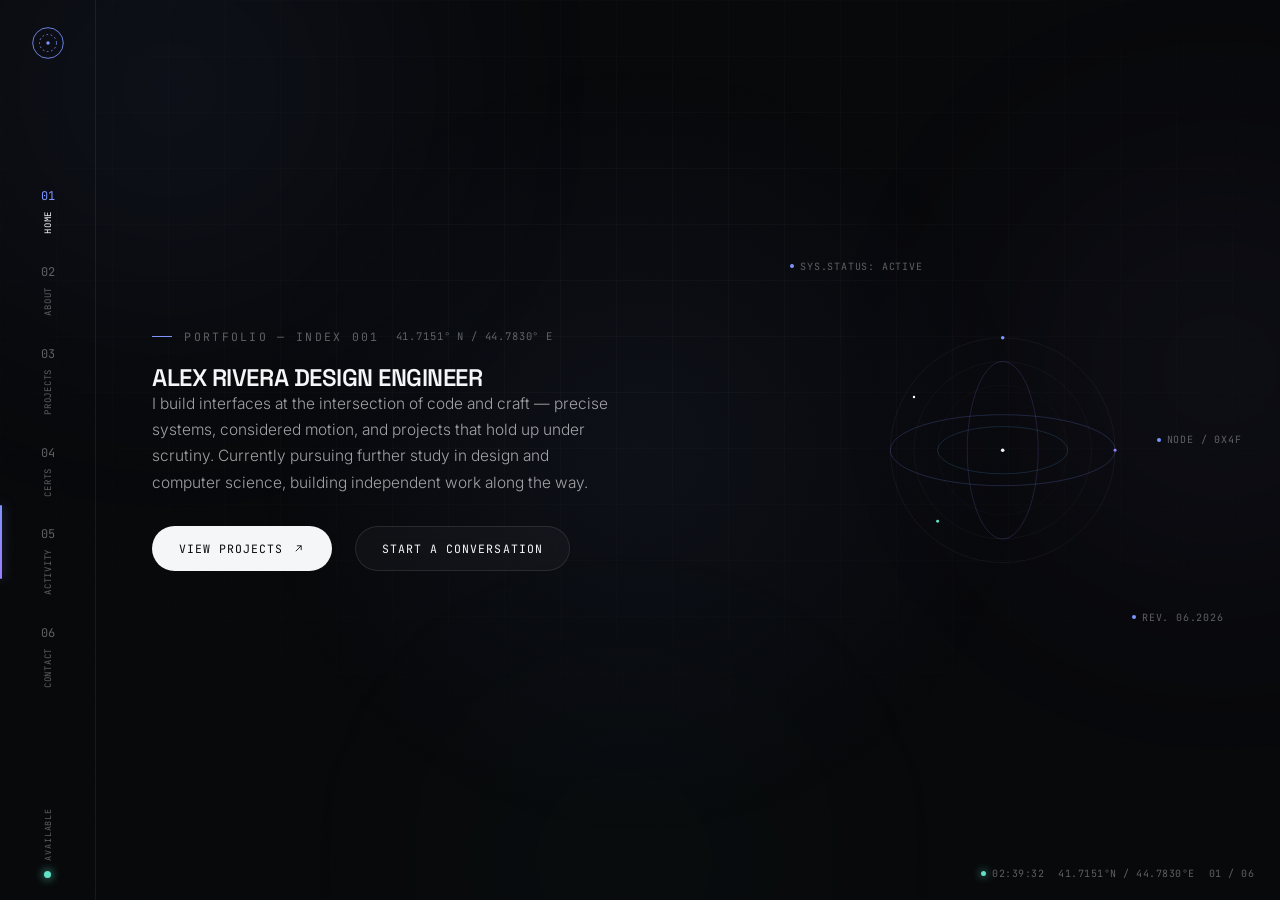
<file: home.html>
<!DOCTYPE html>
<html lang="en">
<head>
<meta charset="UTF-8">
<meta name="viewport" content="width=device-width, initial-scale=1.0">
<title>Alex Rivera — Design Engineer</title>
<meta name="description" content="Alex Rivera — Design Engineer. Portfolio, projects, certificates and activities.">
<link rel="preconnect" href="https://fonts.googleapis.com">
<link rel="preconnect" href="https://fonts.gstatic.com" crossorigin>
<link href="https://fonts.googleapis.com/css2?family=Space+Grotesk:wght@300;400;500;600;700&family=Inter:wght@300;400;500;600;700&family=JetBrains+Mono:wght@300;400;500;600&display=swap" rel="stylesheet">
<link rel="icon" type="image/x-icon" href="https://www-ren.github.io/icon.ico">
<style>
/* ============================= RESET ============================= */
*,*::before,*::after{box-sizing:border-box;margin:0;padding:0;}
img{max-width:100%;display:block;}
a{color:inherit;text-decoration:none;}
button{font:inherit;color:inherit;background:none;border:none;cursor:pointer;}
ul{list-style:none;}

/* ============================= TOKENS ============================= */
:root{
  --bg:#07080a;
  --bg-soft:#0b0c0f;
  --panel:rgba(255,255,255,0.032);
  --panel-strong:rgba(255,255,255,0.06);
  --border:rgba(255,255,255,0.10);
  --border-soft:rgba(255,255,255,0.065);
  --text-1:#f5f6f8;
  --text-2:rgba(245,246,248,0.64);
  --text-3:rgba(245,246,248,0.36);
  --accent:#7c93ff;
  --accent-2:#9a7cff;
  --accent-3:#5fe3c4;
  --accent-soft:rgba(124,147,255,0.14);
  --blue:#5fb9ff;

  --font-display:'Space Grotesk','Inter',sans-serif;
  --font-body:'Inter',sans-serif;
  --font-mono:'JetBrains Mono',monospace;

  --mx:50%;--my:50%;
  --ease:cubic-bezier(.16,.84,.44,1);
  --ease-soft:cubic-bezier(.22,.9,.4,1);
  --rail-w:96px;
}

html,body{background:var(--bg);color:var(--text-1);}
html{overflow-x:hidden;width:100%;}
body{
  font-family:var(--font-body);
  font-weight:400;
  -webkit-font-smoothing:antialiased;
  cursor:default;
  height:100vh;
  overflow:hidden;
  overflow-x:hidden;
  max-width:100%;
  position:relative;
}
::selection{background:var(--accent);color:#07080a;}
::-webkit-scrollbar{width:6px;height:6px;}
::-webkit-scrollbar-track{background:transparent;}
::-webkit-scrollbar-thumb{background:rgba(255,255,255,0.14);border-radius:99px;}
::-webkit-scrollbar-thumb:hover{background:rgba(255,255,255,0.26);}

/* ============================= BACKDROP LAYERS ============================= */
.bg-layer{position:fixed;inset:0;pointer-events:none;z-index:0;}
.bg-grain{
  position:fixed;inset:0;z-index:3;pointer-events:none;opacity:0.045;mix-blend-mode:overlay;
  background-image:url("data:image/svg+xml,%3Csvg xmlns='http://www.w3.org/2000/svg' width='120' height='120'%3E%3Cfilter id='n'%3E%3CfeTurbulence type='fractalNoise' baseFrequency='0.9' numOctaves='2' stitchTiles='stitch'/%3E%3C/filter%3E%3Crect width='100%25' height='100%25' filter='url(%23n)'/%3E%3C/svg%3E");
}
.bg-grid{
  position:fixed;inset:0;z-index:1;pointer-events:none;
  background-image:linear-gradient(to right, rgba(255,255,255,0.022) 1px, transparent 1px),linear-gradient(to bottom, rgba(255,255,255,0.022) 1px, transparent 1px);
  background-size:56px 56px;
  mask-image:radial-gradient(ellipse 90% 80% at 50% 30%, black 15%, transparent 78%);
}
.bg-glow{
  position:fixed;inset:0;z-index:1;pointer-events:none;
  background:radial-gradient(560px 560px at var(--mx) var(--my), rgba(124,147,255,0.06), transparent 70%);
  transition:background 0.15s linear;
}
.blob-field{position:fixed;inset:0;overflow:hidden;z-index:0;pointer-events:none;}
.blob{position:absolute;border-radius:50%;filter:blur(130px);z-index:0;pointer-events:none;opacity:0.5;will-change:transform;}
.blob-1{width:620px;height:620px;top:-220px;left:-140px;background:radial-gradient(circle, rgba(124,147,255,0.22), transparent 70%);animation:drift1 36s ease-in-out infinite;}
.blob-2{width:560px;height:560px;top:10%;right:-220px;background:radial-gradient(circle, rgba(154,124,255,0.18), transparent 70%);animation:drift2 42s ease-in-out infinite;}
.blob-3{width:480px;height:480px;bottom:-200px;left:30%;background:radial-gradient(circle, rgba(95,227,196,0.10), transparent 70%);animation:drift3 48s ease-in-out infinite;}
@keyframes drift1{0%,100%{transform:translate(0,0);}50%{transform:translate(50px,60px);}}
@keyframes drift2{0%,100%{transform:translate(0,0);}50%{transform:translate(-60px,40px);}}
@keyframes drift3{0%,100%{transform:translate(0,0);}50%{transform:translate(30px,-40px);}}

/* ============================= SHARED UI ============================= */
.eyebrow{
  font-family:var(--font-mono);font-size:11.5px;letter-spacing:0.2em;text-transform:uppercase;color:var(--text-3);
  display:flex;align-items:center;gap:12px;margin-bottom:20px;
}
.eyebrow::before{content:'';width:20px;height:1px;background:var(--accent);display:inline-block;}
h1,h2,h3{font-family:var(--font-display);font-weight:600;letter-spacing:-0.02em;line-height:1.03;}

.big-index{
  position:absolute;font-family:var(--font-display);font-weight:600;
  font-size:clamp(70px,7.4vw,120px);line-height:1;color:transparent;
  -webkit-text-stroke:1px rgba(255,255,255,0.07);
  top:-6px;right:0;z-index:0;pointer-events:none;user-select:none;
}

.reveal{opacity:0;transform:translateY(20px);transition:opacity 0.85s var(--ease-soft),transform 0.85s var(--ease-soft);}
.reveal.in{opacity:1;transform:translateY(0);}
.reveal-delay-1{transition-delay:0.06s;}
.reveal-delay-2{transition-delay:0.12s;}
.reveal-delay-3{transition-delay:0.18s;}
.reveal-delay-4{transition-delay:0.24s;}
.reveal-delay-5{transition-delay:0.30s;}

.btn{
  display:inline-flex;align-items:center;gap:9px;
  font-family:var(--font-mono);font-size:11.5px;letter-spacing:0.09em;text-transform:uppercase;
  padding:14px 26px;border:1px solid var(--border);border-radius:999px;
  position:relative;overflow:hidden;transition:border-color 0.4s var(--ease),color 0.4s var(--ease),background 0.4s var(--ease),transform 0.25s var(--ease);
  will-change:transform;
}
.btn::before{content:'';position:absolute;inset:0;background:linear-gradient(120deg,transparent,rgba(255,255,255,0.16),transparent);transform:translateX(-120%);transition:transform 0.7s var(--ease);}
.btn:hover::before{transform:translateX(120%);}
.btn-primary{background:var(--text-1);color:#07080a;border-color:transparent;}
.btn-primary:hover{background:var(--accent);color:#07080a;}
.btn-ghost{color:var(--text-1);background:var(--panel);backdrop-filter:blur(10px);}
.btn-ghost:hover{border-color:rgba(255,255,255,0.35);}
.btn svg{width:13px;height:13px;transition:transform 0.4s var(--ease);}
.btn:hover svg{transform:translate(3px,-3px);}

.glass{
  background:var(--panel);
  border:1px solid var(--border-soft);
  backdrop-filter:blur(18px) saturate(140%);
  -webkit-backdrop-filter:blur(18px) saturate(140%);
}

.divider{height:1px;width:100%;background:linear-gradient(to right, transparent, var(--border), transparent);}

a:focus-visible,button:focus-visible{outline:1px solid var(--accent);outline-offset:4px;border-radius:4px;}

/* ============================= APP SHELL ============================= */
.app{position:relative;z-index:2;height:100vh;display:flex;}

/* ---- Rail (desktop primary nav) ---- */
.rail{
  width:var(--rail-w);flex:0 0 var(--rail-w);height:100vh;
  display:flex;flex-direction:column;align-items:center;
  padding:26px 0 22px;position:relative;z-index:20;
  border-right:1px solid var(--border-soft);
}
.rail-logo{width:34px;height:34px;margin-bottom:8px;position:relative;}
.rail-logo svg{width:100%;height:100%;animation:spin-slow 26s linear infinite;}
@keyframes spin-slow{to{transform:rotate(360deg);}}

.rail-nav{position:relative;flex:1;display:flex;flex-direction:column;justify-content:center;gap:2px;width:100%;}
.rail-indicator{
  position:absolute;left:0;width:2px;background:linear-gradient(to bottom,var(--accent),var(--accent-2));
  border-radius:2px;transition:transform 0.55s var(--ease),height 0.55s var(--ease);
  will-change:transform;box-shadow:0 0 12px rgba(124,147,255,0.6);
}
.rail-item{
  width:100%;padding:14px 4px;display:flex;flex-direction:column;align-items:center;gap:7px;
  position:relative;transition:transform 0.3s var(--ease);
}
.rail-num{font-family:var(--font-mono);font-size:12px;color:var(--text-3);transition:color 0.35s var(--ease);}
.rail-label{
  font-family:var(--font-mono);font-size:9px;letter-spacing:0.08em;text-transform:uppercase;color:var(--text-3);
  writing-mode:vertical-rl;transform:rotate(180deg);transition:color 0.35s var(--ease);
}
.rail-item:hover .rail-num,.rail-item:hover .rail-label{color:var(--text-2);}
.rail-item.active .rail-num{color:var(--accent);}
.rail-item.active .rail-label{color:var(--text-1);}

.rail-status{display:flex;flex-direction:column;align-items:center;gap:10px;}
.rail-dot{width:7px;height:7px;border-radius:50%;background:var(--accent-3);box-shadow:0 0 10px var(--accent-3);animation:pulse 2.4s ease-in-out infinite;}
@keyframes pulse{0%,100%{opacity:1;}50%{opacity:0.3;}}
.rail-status-label{font-family:var(--font-mono);font-size:8.5px;letter-spacing:0.1em;color:var(--text-3);writing-mode:vertical-rl;transform:rotate(180deg);}

/* ---- Mobile top bar (hidden on desktop) ---- */
.topbar{display:none;}

/* ---- Stage ---- */
.stage{position:relative;flex:1;height:100vh;overflow:hidden;}
.panel{
  position:absolute;inset:0;
  padding:0 clamp(28px,4.4vw,72px);
  display:flex;flex-direction:column;justify-content:center;
  opacity:0;transform:translateY(16px) scale(0.99);
  pointer-events:none;visibility:hidden;
  transition:opacity 0.6s var(--ease-soft),transform 0.6s var(--ease-soft),visibility 0s linear 0.6s;
  overflow-y:auto;
}
.panel.active{
  opacity:1;transform:translateY(0) scale(1);pointer-events:auto;visibility:visible;
  transition:opacity 0.6s var(--ease-soft),transform 0.6s var(--ease-soft),visibility 0s;
}
.panel-inner{position:relative;width:100%;max-width:1280px;margin:0 auto;padding:64px 0;min-height:min-content;}

.section-head{display:flex;justify-content:space-between;align-items:flex-end;margin-bottom:34px;gap:32px;flex-wrap:wrap;position:relative;z-index:1;}
.section-head h2{font-size:clamp(24px,2.7vw,38px);max-width:640px;}
.section-head .head-note{font-family:var(--font-mono);font-size:11.5px;color:var(--text-3);max-width:260px;line-height:1.7;text-align:right;}

/* ============================= HOME PANEL ============================= */
.hero-grid{display:grid;grid-template-columns:1.35fr 1fr;gap:32px;align-items:center;width:100%;}
.hero-label-row{display:flex;align-items:center;gap:16px;margin-bottom:22px;}
.hero-coord{font-family:var(--font-mono);font-size:10.5px;color:var(--text-3);letter-spacing:0.08em;}
.hero h1{font-size:clamp(38px,5.4vw,80px);margin-bottom:22px;}
.hero h1 .line{display:block;overflow:hidden;}
.hero h1 .line span{display:inline-block;transform:translateY(112%);transition:transform 1s var(--ease);}
.panel.active .hero h1 .line:nth-child(1) span{transition-delay:0.08s;}
.panel.active .hero h1 .line:nth-child(2) span{transition-delay:0.18s;}
.hero h1 .line span{transform:translateY(112%);}
.panel.active .hero h1 .line span{transform:translateY(0);}
.hero h1 .accent-text{color:transparent;-webkit-text-stroke:1.4px var(--text-1);}
.hero-sub{max-width:460px;font-size:15.5px;line-height:1.7;color:var(--text-2);font-weight:300;margin-bottom:30px;}
.hero-cta{display:flex;align-items:center;gap:22px;flex-wrap:wrap;}

.hero-visual{position:relative;height:min(46vh,420px);display:flex;align-items:center;justify-content:center;}
.orb-wrap{position:relative;width:min(60%,320px);height:min(60%,320px);aspect-ratio:1;}
.orb-wrap svg{width:100%;height:100%;overflow:visible;}
.orb-ring{animation:spin-slower 60s linear infinite;transform-origin:center;}
.orb-ring-2{animation:spin-slower-rev 80s linear infinite;transform-origin:center;}
.orb-ring-3{animation:spin-slower 100s linear infinite;transform-origin:center;}
@keyframes spin-slower{to{transform:rotate(360deg);}}
@keyframes spin-slower-rev{to{transform:rotate(-360deg);}}
.orb-node{animation:node-pulse 3.5s ease-in-out infinite;}
@keyframes node-pulse{0%,100%{opacity:0.4;}50%{opacity:1;}}
.hero-float-label{position:absolute;font-family:var(--font-mono);font-size:10px;letter-spacing:0.08em;color:var(--text-3);display:flex;align-items:center;gap:6px;}
.hero-float-label .dot{width:4px;height:4px;background:var(--accent);border-radius:50%;}
.fl-1{top:4%;left:2%;}
.fl-2{bottom:8%;right:0;}
.fl-3{top:46%;right:-4%;}

/* ============================= ABOUT PANEL ============================= */
.about-grid{display:grid;grid-template-columns:0.78fr 1.22fr;gap:56px;align-items:start;position:relative;}
.portrait{
  aspect-ratio:4/5;max-width:280px;position:relative;border:1px solid var(--border);border-radius:18px;overflow:hidden;
  background:radial-gradient(120% 100% at 20% 0%, rgba(124,147,255,0.22), transparent 60%),radial-gradient(120% 100% at 90% 100%, rgba(154,124,255,0.18), transparent 55%),linear-gradient(160deg, #14151a, #0a0b0d 70%);
}
.portrait::before{
  content:'';position:absolute;inset:0;
  background-image:linear-gradient(rgba(255,255,255,0.05) 1px, transparent 1px),linear-gradient(90deg, rgba(255,255,255,0.05) 1px, transparent 1px);
  background-size:24px 24px;mask-image:radial-gradient(circle at 50% 40%, black 0%, transparent 70%);
}
.portrait-tag{position:absolute;bottom:16px;left:16px;right:16px;display:flex;justify-content:space-between;align-items:flex-end;font-family:var(--font-mono);font-size:9.5px;color:var(--text-3);letter-spacing:0.06em;}
.portrait-frame-corner{position:absolute;width:16px;height:16px;border-color:rgba(255,255,255,0.35);}
.pc-tl{top:14px;left:14px;border-top:1px solid;border-left:1px solid;}
.pc-br{bottom:14px;right:14px;border-bottom:1px solid;border-right:1px solid;}

.about-copy h2{font-size:clamp(22px,2.6vw,34px);margin-bottom:18px;max-width:640px;}
.about-copy p{font-size:14px;line-height:1.75;color:var(--text-2);font-weight:300;margin-bottom:12px;max-width:600px;}
.about-copy p strong{color:var(--text-1);font-weight:500;}

.stat-row{display:grid;grid-template-columns:repeat(3,1fr);gap:24px;margin:24px 0;padding:20px 0;border-top:1px solid var(--border-soft);border-bottom:1px solid var(--border-soft);}
.stat-num{font-family:var(--font-display);font-size:clamp(22px,2vw,30px);font-weight:600;color:var(--text-1);line-height:1;}
.stat-label{font-family:var(--font-mono);font-size:9.5px;letter-spacing:0.09em;text-transform:uppercase;color:var(--text-3);margin-top:7px;}

.tag-grid{display:flex;flex-wrap:wrap;gap:8px;margin-top:10px;}
.tag{
  font-family:var(--font-mono);font-size:10.5px;letter-spacing:0.03em;padding:7px 13px;border:1px solid var(--border);
  color:var(--text-2);border-radius:99px;transition:border-color 0.35s var(--ease),color 0.35s var(--ease),background 0.35s var(--ease),transform 0.3s var(--ease);
}
.tag:hover{border-color:var(--accent);color:var(--text-1);background:var(--accent-soft);transform:translateY(-2px);}

/* ============================= PROJECTS PANEL ============================= */
.project-grid{display:grid;grid-template-columns:repeat(4,1fr);gap:16px;}
.project-card{
  position:relative;aspect-ratio:3/4;border-radius:16px;overflow:hidden;border:1px solid var(--border-soft);
  background:#0b0c0f;transition:transform 0.5s var(--ease),border-color 0.5s var(--ease);
}
.project-card:hover{transform:translateY(-6px);border-color:rgba(255,255,255,0.22);}
.project-card img{position:absolute;inset:0;width:100%;height:100%;object-fit:cover;transform:scale(1.06);transition:transform 1s var(--ease);}
.project-card:hover img{transform:scale(1.14);}
.thumb-1{background:radial-gradient(circle at 30% 30%, rgba(124,147,255,0.5), transparent 55%),radial-gradient(circle at 75% 70%, rgba(154,124,255,0.4), transparent 55%),linear-gradient(150deg,#141620,#0a0a0c);}
.thumb-2{background:radial-gradient(circle at 70% 30%, rgba(95,185,255,0.42), transparent 55%),radial-gradient(circle at 25% 75%, rgba(124,147,255,0.32), transparent 55%),linear-gradient(150deg,#101318,#0a0a0c);}
.thumb-3{background:radial-gradient(circle at 40% 65%, rgba(154,124,255,0.4), transparent 55%),radial-gradient(circle at 80% 20%, rgba(124,147,255,0.28), transparent 55%),linear-gradient(150deg,#12121a,#0a0a0c);}
.thumb-4{background:radial-gradient(circle at 60% 40%, rgba(95,227,196,0.24), transparent 55%),radial-gradient(circle at 20% 80%, rgba(95,185,255,0.32), transparent 55%),linear-gradient(150deg,#0e1416,#0a0a0c);}
.project-card::after{content:'';position:absolute;inset:0;background:linear-gradient(rgba(255,255,255,0.05) 1px, transparent 1px),linear-gradient(90deg, rgba(255,255,255,0.05) 1px, transparent 1px);background-size:16px 16px;pointer-events:none;}
.project-scrim{position:absolute;inset:0;background:linear-gradient(to top, rgba(4,5,7,0.94) 0%, rgba(4,5,7,0.55) 38%, transparent 68%);display:flex;flex-direction:column;justify-content:flex-end;padding:16px;z-index:2;}
.project-num{font-family:var(--font-mono);font-size:10.5px;color:var(--text-3);position:absolute;top:14px;left:16px;z-index:2;}
.project-card h3{font-size:15px;font-weight:500;letter-spacing:-0.01em;margin-bottom:5px;line-height:1.2;}
.project-meta{display:flex;gap:8px;font-family:var(--font-mono);font-size:9.5px;color:var(--text-3);text-transform:uppercase;letter-spacing:0.05em;margin-bottom:8px;flex-wrap:wrap;}
.project-desc{
  color:var(--text-2);font-size:11.5px;line-height:1.55;font-weight:300;max-height:0;opacity:0;overflow:hidden;
  transition:max-height 0.5s var(--ease),opacity 0.4s var(--ease),margin 0.5s var(--ease);
}
.project-card:hover .project-desc{max-height:120px;opacity:1;margin-top:2px;}
.thumb-arrow{
  position:absolute;top:12px;right:12px;width:30px;height:30px;border:1px solid rgba(255,255,255,0.25);border-radius:50%;
  display:flex;align-items:center;justify-content:center;background:rgba(8,9,11,0.5);backdrop-filter:blur(6px);
  opacity:0;transform:translate(-6px,6px);transition:all 0.4s var(--ease);z-index:3;
}
.project-card:hover .thumb-arrow{opacity:1;transform:translate(0,0);}
.thumb-arrow svg{width:13px;height:13px;}

/* ============================= CERTIFICATES PANEL ============================= */
.cert-grid{display:grid;grid-template-columns:repeat(3,1fr);gap:12px;}
.cert-card{
  background:var(--panel);border:1px solid var(--border-soft);border-radius:14px;padding:22px;position:relative;
  transition:background 0.4s var(--ease),border-color 0.4s var(--ease),transform 0.4s var(--ease);
  backdrop-filter:blur(14px);
}
.cert-card:hover{background:var(--panel-strong);border-color:rgba(255,255,255,0.18);transform:translateY(-4px);}
.cert-top{display:flex;justify-content:space-between;align-items:flex-start;margin-bottom:16px;}
.cert-year{font-family:var(--font-mono);font-size:10px;color:var(--text-3);letter-spacing:0.06em;}
.cert-icon{width:30px;height:30px;border:1px solid var(--border);border-radius:50%;display:flex;align-items:center;justify-content:center;flex-shrink:0;}
.cert-icon svg{width:13px;height:13px;color:var(--accent);}
.cert-card h3{font-size:15.5px;font-weight:500;margin-bottom:7px;letter-spacing:-0.01em;line-height:1.25;}
.cert-issuer{font-size:11.5px;color:var(--text-2);font-weight:300;margin-bottom:12px;}
.cert-id{font-family:var(--font-mono);font-size:9px;color:var(--text-3);letter-spacing:0.04em;padding-top:11px;border-top:1px solid var(--border-soft);}

/* ============================= ACTIVITIES PANEL ============================= */
.timeline{position:relative;display:grid;grid-template-columns:repeat(5,1fr);gap:12px;}
.timeline::before{content:'';position:absolute;top:9px;left:0;right:0;height:1px;background:linear-gradient(to right, transparent, var(--border), var(--border), transparent);}
.timeline-item{position:relative;padding-top:30px;}
.timeline-dot{position:absolute;left:0;top:5px;width:9px;height:9px;border-radius:50%;background:var(--bg);border:1px solid var(--accent);box-shadow:0 0 0 4px var(--bg);}
.timeline-year{font-family:var(--font-mono);font-size:11px;color:var(--text-2);position:absolute;left:16px;top:0;}
.timeline-content .role{font-family:var(--font-mono);font-size:9.5px;letter-spacing:0.09em;text-transform:uppercase;color:var(--accent);margin-bottom:8px;}
.timeline-content h3{font-size:15.5px;font-weight:500;margin-bottom:8px;letter-spacing:-0.01em;line-height:1.22;}
.timeline-content p{font-size:11.5px;line-height:1.6;color:var(--text-2);font-weight:300;display:-webkit-box;-webkit-line-clamp:4;-webkit-box-orient:vertical;overflow:hidden;}

/* ============================= CONTACT PANEL ============================= */
.contact-inner{text-align:center;position:relative;z-index:2;margin:0 auto;}
.contact-inner h2{font-size:clamp(32px,5.6vw,72px);margin-bottom:26px;letter-spacing:-0.03em;}
.contact-email{
  display:inline-block;font-family:var(--font-mono);font-size:clamp(15px,1.8vw,20px);color:var(--text-2);
  padding-bottom:8px;border-bottom:1px solid var(--border);transition:color 0.4s var(--ease),border-color 0.4s var(--ease);margin-bottom:38px;
}
.contact-email:hover{color:var(--accent);border-color:var(--accent);}
.contact-links{display:flex;justify-content:center;gap:0;flex-wrap:wrap;border-top:1px solid var(--border-soft);border-bottom:1px solid var(--border-soft);}
.contact-links a{
  font-family:var(--font-mono);font-size:11px;letter-spacing:0.07em;text-transform:uppercase;padding:16px 26px;color:var(--text-2);
  border-left:1px solid var(--border-soft);transition:color 0.35s var(--ease),background 0.35s var(--ease);position:relative;
}
.contact-links a:first-child{border-left:none;}
.contact-links a:hover{color:var(--text-1);background:var(--panel);}
.contact-glow{position:absolute;top:50%;left:50%;transform:translate(-50%,-50%);width:min(820px,100vw);max-width:100vw;height:420px;background:radial-gradient(ellipse, rgba(124,147,255,0.13), transparent 70%);pointer-events:none;z-index:0;}

/* ============================= HUD FOOTER ============================= */
.hud{
  position:fixed;bottom:20px;right:26px;z-index:30;display:flex;align-items:center;gap:14px;
  font-family:var(--font-mono);font-size:10px;color:var(--text-3);letter-spacing:0.05em;pointer-events:none;
}
.hud span{display:flex;align-items:center;gap:6px;}
.hud .dot{width:5px;height:5px;border-radius:50%;background:var(--accent-3);box-shadow:0 0 8px var(--accent-3);}

/* ============================= MOBILE NAV DRAWER ============================= */
.mobile-nav{
  position:fixed;inset:0;z-index:90;background:rgba(7,8,10,0.98);backdrop-filter:blur(20px);
  display:flex;flex-direction:column;align-items:flex-start;justify-content:center;padding:44px;gap:4px;
  transform:translateY(-100%);transition:transform 0.55s var(--ease);
}
.mobile-nav.open{transform:translateY(0);}
.mobile-nav a{font-family:var(--font-display);font-size:32px;font-weight:500;color:var(--text-2);padding:10px 0;letter-spacing:-0.01em;transition:color 0.3s var(--ease);}
.mobile-nav a:hover,.mobile-nav a.active{color:var(--text-1);}
.mobile-nav-footer{margin-top:32px;font-family:var(--font-mono);font-size:10.5px;color:var(--text-3);}
.nav-toggle{display:none;width:40px;height:40px;position:relative;padding:10px 4px;}
.nav-toggle span{position:absolute;left:4px;right:4px;height:1px;background:var(--text-1);transition:all 0.35s var(--ease);}
.nav-toggle span:nth-child(1){top:10px;}
.nav-toggle span:nth-child(2){top:19px;}
.nav-toggle span:nth-child(3){top:28px;}
.nav-toggle.open span:nth-child(1){transform:translateY(9px) rotate(45deg);}
.nav-toggle.open span:nth-child(2){opacity:0;}
.nav-toggle.open span:nth-child(3){transform:translateY(-9px) rotate(-45deg);}

/* ============================= RESPONSIVE ============================= */
@media (max-width:860px){
  html{scroll-behavior:smooth;}
  body{height:auto;overflow-x:hidden;overflow-y:auto;}
  .app{height:auto;display:block;}
  .rail{display:none;}
  .topbar{
    display:flex;align-items:center;justify-content:space-between;position:fixed;top:0;left:0;right:0;z-index:100;
    padding:16px 22px;background:rgba(7,8,10,0.7);backdrop-filter:blur(16px);border-bottom:1px solid var(--border-soft);
  }
  .topbar .logo{display:flex;align-items:center;gap:9px;font-family:var(--font-mono);font-size:12px;letter-spacing:0.06em;}
  .topbar .logo svg{width:24px;height:24px;animation:spin-slow 26s linear infinite;}
  .nav-toggle{display:block;}

  .stage{height:auto;overflow:visible;}
  .panel{
    position:static !important;opacity:1 !important;transform:none !important;visibility:visible !important;
    pointer-events:auto !important;padding:0 24px;min-height:auto;display:block;overflow:visible;
  }
  .panel-inner{padding:112px 0 64px;max-width:640px;}
  #home .panel-inner{padding-top:120px;}
  .hero h1 .line span{transform:translateY(0) !important;}

  .hero-grid{grid-template-columns:1fr;gap:40px;}
  .hero-visual{height:260px;order:-1;}
  .hero-label-row{display:none;}

  .about-grid{grid-template-columns:1fr;gap:36px;}
  .portrait{max-width:220px;}

  .project-grid{grid-template-columns:repeat(2,1fr);}

  .cert-grid{grid-template-columns:1fr 1fr;}

  .timeline{grid-template-columns:1fr;gap:0;}
  .timeline::before{top:0;bottom:0;left:4px;right:auto;width:1px;height:auto;background:linear-gradient(to bottom, transparent, var(--border), var(--border), transparent);}
  .timeline-item{padding:22px 0 22px 26px;border-top:1px solid var(--border-soft);}
  .timeline-item:first-child{border-top:none;}
  .timeline-dot{left:0;top:26px;}
  .timeline-year{position:static;margin-bottom:6px;display:block;}
  .timeline-content p{-webkit-line-clamp:8;}

  .section-head{margin-bottom:28px;}
  .section-head .head-note{text-align:left;max-width:none;}
  .big-index{font-size:64px;top:-2px;}

  .hud{display:none;}
}

@media (max-width:520px){
  .project-grid{grid-template-columns:1fr 1fr;}
  .cert-grid{grid-template-columns:1fr;}
  .hero h1{font-size:clamp(32px,10vw,48px);}
  .stat-row{grid-template-columns:1fr 1fr;row-gap:16px;}
  .contact-links{flex-direction:column;}
  .contact-links a{border-left:none;border-top:1px solid var(--border-soft);}
  .contact-links a:first-child{border-top:none;}
}

@media (prefers-reduced-motion:reduce){
  *{animation-duration:0.001ms !important;animation-iteration-count:1 !important;transition-duration:0.2s !important;}
}
</style>
</head>
<body>

<div class="bg-glow" id="bgGlow"></div>
<div class="bg-grid"></div>
<div class="blob-field">
  <div class="blob blob-1"></div>
  <div class="blob blob-2"></div>
  <div class="blob blob-3"></div>
</div>
<div class="bg-grain"></div>

<!-- ============================= MOBILE TOP BAR ============================= -->
<div class="topbar">
  <a href="#home" class="logo">
    <svg viewBox="0 0 40 40" fill="none"><circle cx="20" cy="20" r="18" stroke="#7c93ff" stroke-width="1"/><circle cx="20" cy="20" r="10" stroke="#7c93ff" stroke-width="1" stroke-dasharray="2 3"/><circle cx="20" cy="20" r="2" fill="#7c93ff"/></svg>
    AR — INDEX
  </a>
  <div class="nav-toggle" id="navToggle"><span></span><span></span><span></span></div>
</div>

<div class="mobile-nav" id="mobileNav">
  <a href="#home" data-nav-m="home">Home</a>
  <a href="#about" data-nav-m="about">About</a>
  <a href="#projects" data-nav-m="projects">Projects</a>
  <a href="#certificates" data-nav-m="certificates">Certificates</a>
  <a href="#activities" data-nav-m="activities">Activity</a>
  <a href="#contact" data-nav-m="contact">Contact</a>
  <div class="mobile-nav-footer">hello@alexrivera.dev — Based remotely, working globally</div>
</div>

<div class="app">
  <!-- ============================= RAIL (DESKTOP NAV) ============================= -->
  <nav class="rail" id="rail" aria-label="Primary">
    <div class="rail-logo">
      <svg viewBox="0 0 40 40" fill="none"><circle cx="20" cy="20" r="18" stroke="#7c93ff" stroke-width="1"/><circle cx="20" cy="20" r="10" stroke="#7c93ff" stroke-width="1" stroke-dasharray="2 3"/><circle cx="20" cy="20" r="2" fill="#7c93ff"/></svg>
    </div>
    <div class="rail-nav" id="railNav">
      <div class="rail-indicator" id="railIndicator"></div>
      <a href="#home" class="rail-item active" data-nav="home"><span class="rail-num">01</span><span class="rail-label">Home</span></a>
      <a href="#about" class="rail-item" data-nav="about"><span class="rail-num">02</span><span class="rail-label">About</span></a>
      <a href="#projects" class="rail-item" data-nav="projects"><span class="rail-num">03</span><span class="rail-label">Projects</span></a>
      <a href="#certificates" class="rail-item" data-nav="certificates"><span class="rail-num">04</span><span class="rail-label">Certs</span></a>
      <a href="#activities" class="rail-item" data-nav="activities"><span class="rail-num">05</span><span class="rail-label">Activity</span></a>
      <a href="#contact" class="rail-item" data-nav="contact"><span class="rail-num">06</span><span class="rail-label">Contact</span></a>
    </div>
    <div class="rail-status" title="Available — Applying Fall 2026">
      <span class="rail-status-label">AVAILABLE</span>
      <span class="rail-dot"></span>
    </div>
  </nav>

  <!-- ============================= STAGE ============================= -->
  <main class="stage" id="stage">

    <!-- HOME -->
    <section class="panel active" id="home" data-panel="home">
      <div class="panel-inner">
        <div class="hero-grid">
          <div>
            <div class="hero-label-row reveal in">
              <span class="eyebrow" style="margin:0;">Portfolio — Index 001</span>
              <span class="hero-coord">41.7151° N / 44.7830° E</span>
            </div>
            <h1>
              <span class="line"><span>ALEX RIVERA</span></span>
              <span class="line"><span class="accent-text">DESIGN ENGINEER</span></span>
            </h1>
            <p class="hero-sub reveal in reveal-delay-2">
              I build interfaces at the intersection of code and craft — precise systems,
              considered motion, and projects that hold up under scrutiny. Currently pursuing
              further study in design and computer science, building independent work along the way.
            </p>
            <div class="hero-cta reveal in reveal-delay-3">
              <a href="#projects" class="btn btn-primary magnetic">
                View Projects
                <svg viewBox="0 0 24 24" fill="none" stroke="currentColor" stroke-width="1.6"><path d="M7 17L17 7M9 7h8v8"/></svg>
              </a>
              <a href="#contact" class="btn btn-ghost magnetic">Start a conversation</a>
            </div>
          </div>

          <div class="hero-visual reveal in reveal-delay-2">
            <div class="orb-wrap">
              <svg viewBox="0 0 420 420">
                <g class="orb-ring">
                  <ellipse cx="210" cy="210" rx="190" ry="190" stroke="rgba(255,255,255,0.09)" stroke-width="1" fill="none"/>
                  <ellipse cx="210" cy="210" rx="190" ry="60" stroke="rgba(124,147,255,0.35)" stroke-width="1" fill="none"/>
                </g>
                <g class="orb-ring-2">
                  <ellipse cx="210" cy="210" rx="150" ry="150" stroke="rgba(255,255,255,0.07)" stroke-width="1" fill="none"/>
                  <ellipse cx="210" cy="210" rx="60" ry="150" stroke="rgba(154,124,255,0.3)" stroke-width="1" fill="none"/>
                </g>
                <g class="orb-ring-3">
                  <ellipse cx="210" cy="210" rx="110" ry="40" stroke="rgba(95,185,255,0.28)" stroke-width="1" fill="none"/>
                  <circle cx="210" cy="210" r="110" stroke="rgba(255,255,255,0.05)" stroke-width="1" fill="none"/>
                </g>
                <circle class="orb-node" cx="210" cy="20" r="3" fill="#7c93ff"/>
                <circle class="orb-node" cx="400" cy="210" r="2.5" fill="#9a7cff" style="animation-delay:0.8s"/>
                <circle class="orb-node" cx="100" cy="330" r="2.5" fill="#5fe3c4" style="animation-delay:1.6s"/>
                <circle class="orb-node" cx="60" cy="120" r="2" fill="#ffffff" style="animation-delay:2.2s"/>
                <circle cx="210" cy="210" r="3" fill="#f3f4f6"/>
              </svg>
            </div>
            <div class="hero-float-label fl-1"><span class="dot"></span>SYS.STATUS: ACTIVE</div>
            <div class="hero-float-label fl-2"><span class="dot"></span>REV. 06.2026</div>
            <div class="hero-float-label fl-3"><span class="dot"></span>NODE / 0X4F</div>
          </div>
        </div>
      </div>
    </section>

    <!-- ABOUT -->
    <section class="panel" id="about" data-panel="about">
      <div class="panel-inner" style="position:relative;">
        <div class="big-index reveal">002</div>
        <div class="eyebrow reveal">About — Index 002</div>

        <div class="about-grid">
          <div class="reveal">
            <div class="portrait">
              <div class="portrait-frame-corner pc-tl"></div>
              <div class="portrait-frame-corner pc-br"></div>
              <div class="portrait-tag"><span>AR / PORTRAIT</span><span>FIG. 02.1</span></div>
            </div>
          </div>

          <div class="about-copy">
            <h2 class="reveal">Precision is a design decision, not an accident.</h2>
            <p class="reveal reveal-delay-1">I'm a design engineer working across product design and front-end
              development. Over the past six years I've turned early ideas into interfaces
              that feel <strong>considered, fast, and unmistakably deliberate</strong> — moving fluidly between Figma
              and code so nothing gets lost in translation.</p>
            <p class="reveal reveal-delay-2">My focus is the space where systems thinking meets craft: building
              design systems that scale, motion that clarifies rather than decorates, and front-end architecture
              that holds up as projects grow.</p>

            <div class="stat-row reveal reveal-delay-2">
              <div><div class="stat-num">06</div><div class="stat-label">Years in practice</div></div>
              <div><div class="stat-num">40+</div><div class="stat-label">Projects shipped</div></div>
              <div><div class="stat-num">12</div><div class="stat-label">Awards &amp; mentions</div></div>
            </div>

            <div class="reveal reveal-delay-3">
              <div class="eyebrow" style="margin-bottom:12px;">Capabilities</div>
              <div class="tag-grid">
                <span class="tag">Front-End Engineering</span>
                <span class="tag">Motion Design</span>
                <span class="tag">Design Systems</span>
                <span class="tag">WebGL / Three.js</span>
                <span class="tag">TypeScript</span>
                <span class="tag">Rapid Prototyping</span>
                <span class="tag">Accessibility</span>
                <span class="tag">Art Direction</span>
              </div>
            </div>
          </div>
        </div>
      </div>
    </section>

    <!-- PROJECTS -->
    <section class="panel" id="projects" data-panel="projects">
      <div class="panel-inner" style="position:relative;">
        <div class="big-index reveal">003</div>
        <div class="section-head">
          <div>
            <div class="eyebrow reveal">Projects — Index 003</div>
            <h2 class="reveal">Selected work, chosen for the problems it solved.</h2>
          </div>
          <p class="head-note reveal">Four projects spanning product design, spatial data
            visualization, systems architecture, and generative interfaces.</p>
        </div>

        <div class="project-grid reveal">
          <div class="project-card">
            <span class="project-num">01</span>
            <img src="images/504-essential-words.png" alt="504 Essential Words website screenshot" onerror="this.style.display='none'">
            <div class="thumb-1" style="position:absolute;inset:0;z-index:-1;"></div>
            <a href="https://www-ren.github.io/Projects/504-Essential-Words.html" class="thumb-arrow" aria-label="View 504 Essential Words project" target="_blank" rel="noopener">
              <svg viewBox="0 0 24 24" fill="none" stroke="currentColor" stroke-width="1.6"><path d="M7 17L17 7M9 7h8v8"/></svg>
            </a>
            <div class="project-scrim">
              <h3>504 Essential Words</h3>
              <div class="project-meta"><span>2025</span><span>·</span><span>UI/UX &amp; Web Dev</span></div>
              <p class="project-desc">I created this interactive vocabulary website as a personal gift for my English teacher, Miss Edith, after completing her course. Originally made for her Wave 3 class, the website continued to be used by later students, turning a small personal project into a resource that became part of her teaching.</p>
            </div>
          </div>

          <div class="project-card">
            <span class="project-num">02</span>
            <div class="thumb-2" style="position:absolute;inset:0;"></div>
            <a href="#" class="thumb-arrow" aria-label="View Orbit case study"><svg viewBox="0 0 24 24" fill="none" stroke="currentColor" stroke-width="1.6"><path d="M7 17L17 7M9 7h8v8"/></svg></a>
            <div class="project-scrim">
              <h3>Orbit</h3>
              <div class="project-meta"><span>2024</span><span>·</span><span>Creative Dev</span></div>
              <p class="project-desc">A WebGL tool for exploring high-dimensional datasets in three-dimensional space, built for a research team analyzing satellite telemetry.</p>
            </div>
          </div>

          <div class="project-card">
            <span class="project-num">03</span>
            <div class="thumb-3" style="position:absolute;inset:0;"></div>
            <a href="#" class="thumb-arrow" aria-label="View Meridian case study"><svg viewBox="0 0 24 24" fill="none" stroke="currentColor" stroke-width="1.6"><path d="M7 17L17 7M9 7h8v8"/></svg></a>
            <div class="project-scrim">
              <h3>Meridian</h3>
              <div class="project-meta"><span>2023</span><span>·</span><span>Design Systems</span></div>
              <p class="project-desc">A token-based design system and component library adopted across four product teams, cutting new-feature build time by roughly a third.</p>
            </div>
          </div>

          <div class="project-card">
            <span class="project-num">04</span>
            <div class="thumb-4" style="position:absolute;inset:0;"></div>
            <a href="#" class="thumb-arrow" aria-label="View Echo case study"><svg viewBox="0 0 24 24" fill="none" stroke="currentColor" stroke-width="1.6"><path d="M7 17L17 7M9 7h8v8"/></svg></a>
            <div class="project-scrim">
              <h3>Echo</h3>
              <div class="project-meta"><span>2023</span><span>·</span><span>Experimental</span></div>
              <p class="project-desc">An experimental browser instrument that generates ambient soundscapes from cursor movement, shown at a regional design festival.</p>
            </div>
          </div>
        </div>
      </div>
    </section>

    <!-- CERTIFICATES -->
    <section class="panel" id="certificates" data-panel="certificates">
      <div class="panel-inner" style="position:relative;">
        <div class="big-index reveal">004</div>
        <div class="section-head">
          <div>
            <div class="eyebrow reveal">Certificates — Index 004</div>
            <h2 class="reveal">Formal training behind the practice.</h2>
          </div>
          <p class="head-note reveal">A working record of continued study across
            engineering, design, and cloud infrastructure.</p>
        </div>

        <div class="cert-grid reveal">
          <div class="cert-card">
            <div class="cert-top"><span class="cert-year">2024</span><span class="cert-icon"><svg viewBox="0 0 24 24" fill="none" stroke="currentColor" stroke-width="1.5"><path d="M12 2l3 6 6 1-4.5 4 1 6-5.5-3-5.5 3 1-6L3 9l6-1z"/></svg></span></div>
            <h3>AWS Certified Solutions Architect</h3>
            <div class="cert-issuer">Amazon Web Services — Associate Level</div>
            <div class="cert-id">CREDENTIAL — AWS-SAA-88214</div>
          </div>
          <div class="cert-card">
            <div class="cert-top"><span class="cert-year">2023</span><span class="cert-icon"><svg viewBox="0 0 24 24" fill="none" stroke="currentColor" stroke-width="1.5"><path d="M12 2l3 6 6 1-4.5 4 1 6-5.5-3-5.5 3 1-6L3 9l6-1z"/></svg></span></div>
            <h3>UX Design Professional Certificate</h3>
            <div class="cert-issuer">Google</div>
            <div class="cert-id">CREDENTIAL — GUX-2023-4471</div>
          </div>
          <div class="cert-card">
            <div class="cert-top"><span class="cert-year">2023</span><span class="cert-icon"><svg viewBox="0 0 24 24" fill="none" stroke="currentColor" stroke-width="1.5"><path d="M12 2l3 6 6 1-4.5 4 1 6-5.5-3-5.5 3 1-6L3 9l6-1z"/></svg></span></div>
            <h3>Advanced React &amp; TypeScript</h3>
            <div class="cert-issuer">Frontend Masters</div>
            <div class="cert-id">CREDENTIAL — FEM-RT-9082</div>
          </div>
          <div class="cert-card">
            <div class="cert-top"><span class="cert-year">2022</span><span class="cert-icon"><svg viewBox="0 0 24 24" fill="none" stroke="currentColor" stroke-width="1.5"><path d="M12 2l3 6 6 1-4.5 4 1 6-5.5-3-5.5 3 1-6L3 9l6-1z"/></svg></span></div>
            <h3>Motion Design for the Web</h3>
            <div class="cert-issuer">School of Motion</div>
            <div class="cert-id">CREDENTIAL — SOM-MD-1057</div>
          </div>
          <div class="cert-card">
            <div class="cert-top"><span class="cert-year">2022</span><span class="cert-icon"><svg viewBox="0 0 24 24" fill="none" stroke="currentColor" stroke-width="1.5"><path d="M12 2l3 6 6 1-4.5 4 1 6-5.5-3-5.5 3 1-6L3 9l6-1z"/></svg></span></div>
            <h3>Front-End Developer Certificate</h3>
            <div class="cert-issuer">Meta</div>
            <div class="cert-id">CREDENTIAL — META-FE-6633</div>
          </div>
          <div class="cert-card">
            <div class="cert-top"><span class="cert-year">2021</span><span class="cert-icon"><svg viewBox="0 0 24 24" fill="none" stroke="currentColor" stroke-width="1.5"><path d="M12 2l3 6 6 1-4.5 4 1 6-5.5-3-5.5 3 1-6L3 9l6-1z"/></svg></span></div>
            <h3>Accessible Web Design</h3>
            <div class="cert-issuer">Deque University</div>
            <div class="cert-id">CREDENTIAL — DQ-AWD-3390</div>
          </div>
        </div>
      </div>
    </section>

    <!-- ACTIVITIES -->
    <section class="panel" id="activities" data-panel="activities">
      <div class="panel-inner" style="position:relative;">
        <div class="big-index reveal">005</div>
        <div class="section-head">
          <div>
            <div class="eyebrow reveal">Activity &amp; Volunteering — Index 005</div>
            <h2 class="reveal">Work outside client engagements.</h2>
          </div>
          <p class="head-note reveal">A chronological record — mentoring, community
            contribution, and speaking, in order.</p>
        </div>

        <div class="timeline reveal">
          <div class="timeline-item">
            <div class="timeline-dot"></div>
            <div class="timeline-year">2025</div>
            <div class="timeline-content">
              <div class="role">Mentor</div>
              <h3>Code &amp; Craft Mentorship</h3>
              <p>Pairing with early-career designers and engineers for monthly reviews on portfolio work,
                technical fundamentals, and career direction.</p>
            </div>
          </div>
          <div class="timeline-item">
            <div class="timeline-dot"></div>
            <div class="timeline-year">2024</div>
            <div class="timeline-content">
              <div class="role">Volunteer Dev</div>
              <h3>Digital Literacy Initiative</h3>
              <p>Built and maintained the public site for a local nonprofit teaching computer literacy
                to adult learners, at no cost to the organization.</p>
            </div>
          </div>
          <div class="timeline-item">
            <div class="timeline-dot"></div>
            <div class="timeline-year">2023</div>
            <div class="timeline-content">
              <div class="role">Speaker</div>
              <h3>Design Systems Meetup</h3>
              <p>Gave a talk on scalable component architecture and token-based theming to an audience
                of local product and engineering teams.</p>
            </div>
          </div>
          <div class="timeline-item">
            <div class="timeline-dot"></div>
            <div class="timeline-year">2022</div>
            <div class="timeline-content">
              <div class="role">Organizer</div>
              <h3>Student Hackathon</h3>
              <p>Co-organized a 24-hour build event for 120 participants, coordinating logistics,
                mentors, and judging criteria.</p>
            </div>
          </div>
          <div class="timeline-item">
            <div class="timeline-dot"></div>
            <div class="timeline-year">2021</div>
            <div class="timeline-content">
              <div class="role">Volunteer</div>
              <h3>Accessibility Audit</h3>
              <p>Contributed accessibility audits and fixes to open-source component libraries used by
                small teams without dedicated resources.</p>
            </div>
          </div>
        </div>
      </div>
    </section>

    <!-- CONTACT -->
    <section class="panel" id="contact" data-panel="contact">
      <div class="panel-inner" style="position:relative;">
        <div class="contact-glow"></div>
        <div class="contact-inner">
          <div class="eyebrow reveal" style="justify-content:center;">Contact — Index 006</div>
          <h2 class="reveal reveal-delay-1">Let's build<br>something precise.</h2>
          <a id="emailLink" class="contact-email reveal reveal-delay-2">www.ren.nrs@gmail.com</a>
          <div class="contact-links reveal reveal-delay-3">
            <a href="#" target="_blank" rel="noopener">LinkedIn</a>
            <a href="#" target="_blank" rel="noopener">GitHub</a>
            <a href="#" target="_blank" rel="noopener">Twitter / X</a>
            <a href="#" target="_blank" rel="noopener">Dribbble</a>
          </div>
        </div>
      </div>
    </section>

  </main>
</div>

<div class="hud" id="hud">
  <span><span class="dot"></span><span id="hudTime">--:--:--</span></span>
  <span>41.7151°N / 44.7830°E</span>
  <span id="hudIndex">01 / 06</span>
</div>

<script>
(function(){
  "use strict";
  var reduceMotion = window.matchMedia('(prefers-reduced-motion: reduce)').matches;
  var order = ['home','about','projects','certificates','activities','contact'];
  var current = 'home';
  var isSwitching = false;

  function isDesktop(){ return window.matchMedia('(min-width:861px)').matches; }

  /* ---------- HUD clock ---------- */
  var hudTime = document.getElementById('hudTime');
  function tick(){
    if(!hudTime) return;
    var d = new Date();
    var h = String(d.getHours()).padStart(2,'0');
    var m = String(d.getMinutes()).padStart(2,'0');
    var s = String(d.getSeconds()).padStart(2,'0');
    hudTime.textContent = h+':'+m+':'+s;
  }
  tick(); setInterval(tick, 1000);

  /* ---------- Cursor-reactive ambient glow ---------- */
  if(!reduceMotion){
    var bgGlow = document.getElementById('bgGlow');
    window.addEventListener('mousemove', function(e){
      var x = (e.clientX / window.innerWidth) * 100;
      var y = (e.clientY / window.innerHeight) * 100;
      bgGlow.style.setProperty('--mx', x + '%');
      bgGlow.style.setProperty('--my', y + '%');
    }, {passive:true});
  }

  /* ---------- Reveal animation (re)play for a panel ---------- */
  function playReveal(panel){
    var els = panel.querySelectorAll('.reveal');
    els.forEach(function(el){ el.classList.remove('in'); });
    requestAnimationFrame(function(){
      requestAnimationFrame(function(){
        els.forEach(function(el){ el.classList.add('in'); });
      });
    });
  }

  /* ---------- Rail indicator ---------- */
  var railNav = document.getElementById('railNav');
  var railIndicator = document.getElementById('railIndicator');
  var railItems = railNav ? railNav.querySelectorAll('.rail-item') : [];
  function updateIndicator(id){
    var target = null;
    railItems.forEach(function(item){
      var active = item.dataset.nav === id;
      item.classList.toggle('active', active);
      if(active) target = item;
    });
    if(target && railIndicator){
      railIndicator.style.transform = 'translateY(' + target.offsetTop + 'px)';
      railIndicator.style.height = target.offsetHeight + 'px';
    }
  }

  /* ---------- Panel switching (desktop) ---------- */
  var panels = {};
  order.forEach(function(id){ panels[id] = document.getElementById(id); });
  var hudIndex = document.getElementById('hudIndex');

  function goTo(id, pushHash){
    if(!panels[id] || id === current && panels[id].classList.contains('active')) {
      if(id === current) return;
    }
    if(!panels[id]) return;
    isSwitching = true;
    Object.keys(panels).forEach(function(k){
      panels[k].classList.toggle('active', k === id);
    });
    current = id;
    updateIndicator(id);
    var navLinksMobile = document.querySelectorAll('#mobileNav a');
    navLinksMobile.forEach(function(a){ a.classList.toggle('active', a.dataset.navM === id); });
    if(hudIndex){
      var idx = order.indexOf(id) + 1;
      hudIndex.textContent = String(idx).padStart(2,'0') + ' / 06';
    }
    if(pushHash !== false){ history.replaceState(null, '', '#' + id); }
    setTimeout(function(){ playReveal(panels[id]); isSwitching = false; }, 30);
  }

  railItems.forEach(function(item){
    item.addEventListener('click', function(e){
      if(!isDesktop()) return;
      e.preventDefault();
      goTo(item.dataset.nav);
    });
  });

  /* ---------- Wheel navigation (desktop) ---------- */
  var wheelLock = false;
  window.addEventListener('wheel', function(e){
    if(!isDesktop() || isSwitching) return;
    if(Math.abs(e.deltaY) < 12) return;
    if(wheelLock) return;
    var idx = order.indexOf(current);
    var next = e.deltaY > 0 ? idx + 1 : idx - 1;
    if(next < 0 || next >= order.length) return;
    wheelLock = true;
    goTo(order[next]);
    setTimeout(function(){ wheelLock = false; }, 700);
  }, {passive:true});

  /* ---------- Keyboard navigation (desktop) ---------- */
  window.addEventListener('keydown', function(e){
    if(!isDesktop() || isSwitching) return;
    var idx = order.indexOf(current);
    if(e.key === 'ArrowDown' || e.key === 'ArrowRight'){
      if(idx < order.length - 1) goTo(order[idx+1]);
    } else if(e.key === 'ArrowUp' || e.key === 'ArrowLeft'){
      if(idx > 0) goTo(order[idx-1]);
    }
  });

  /* ---------- Mobile nav ---------- */
  var toggle = document.getElementById('navToggle');
  var mobileNav = document.getElementById('mobileNav');
  if(toggle){
    toggle.addEventListener('click', function(){
      toggle.classList.toggle('open');
      mobileNav.classList.toggle('open');
    });
  }
  document.querySelectorAll('#mobileNav a').forEach(function(a){
    a.addEventListener('click', function(){
      toggle.classList.remove('open');
      mobileNav.classList.remove('open');
    });
  });

  /* ---------- Anchor click handling (mobile: smooth scroll / desktop: panel switch) ---------- */
  document.querySelectorAll('a[href^="#"]').forEach(function(a){
    if(a.closest('#railNav')) return; /* handled above */
    a.addEventListener('click', function(e){
      var id = a.getAttribute('href').slice(1);
      if(!id || !panels[id]) return;
      if(isDesktop()){
        e.preventDefault();
        goTo(id);
      } else {
        e.preventDefault();
        var top = panels[id].getBoundingClientRect().top + window.scrollY - 76;
        window.scrollTo({top: top, behavior: reduceMotion ? 'auto' : 'smooth'});
      }
    });
  });

  /* ---------- Mobile scroll reveal ---------- */
  var io = new IntersectionObserver(function(entries){
    entries.forEach(function(entry){
      if(entry.isIntersecting){
        entry.target.classList.add('in');
        io.unobserve(entry.target);
      }
    });
  }, {threshold:0.12, rootMargin:'0px 0px -40px 0px'});
  document.querySelectorAll('.reveal').forEach(function(el){ io.observe(el); });

  var mobileSectionObserver = new IntersectionObserver(function(entries){
    entries.forEach(function(entry){
      if(entry.isIntersecting){
        var id = entry.target.getAttribute('id');
        document.querySelectorAll('#mobileNav a').forEach(function(a){
          a.classList.toggle('active', a.dataset.navM === id);
        });
      }
    });
  }, {threshold:0.35, rootMargin:'-15% 0px -55% 0px'});
  order.forEach(function(id){ if(panels[id]) mobileSectionObserver.observe(panels[id]); });

  /* ---------- Init ---------- */
  var initial = (location.hash || '#home').slice(1);
  if(!panels[initial]) initial = 'home';
  current = initial;
  Object.keys(panels).forEach(function(k){ panels[k].classList.toggle('active', k === initial); });
  updateIndicator(initial);
  setTimeout(function(){ playReveal(panels[initial]); }, 60);
  window.addEventListener('resize', function(){ updateIndicator(current); });

  /* ---------- Magnetic buttons ---------- */
  if(!reduceMotion){
    document.querySelectorAll('.magnetic').forEach(function(el){
      el.addEventListener('mousemove', function(e){
        var r = el.getBoundingClientRect();
        var x = (e.clientX - r.left - r.width/2) * 0.28;
        var y = (e.clientY - r.top - r.height/2) * 0.4;
        el.style.transform = 'translate(' + x + 'px,' + y + 'px)';
      });
      el.addEventListener('mouseleave', function(){ el.style.transform = 'translate(0,0)'; });
    });
  }

  /* ---------- Project card tilt ---------- */
  if(!reduceMotion && window.matchMedia('(min-width: 861px)').matches){
    document.querySelectorAll('.project-card').forEach(function(card){
      card.addEventListener('mousemove', function(e){
        var r = card.getBoundingClientRect();
        var px = (e.clientX - r.left) / r.width - 0.5;
        var py = (e.clientY - r.top) / r.height - 0.5;
        card.style.transform = 'perspective(900px) rotateY(' + (px*6) + 'deg) rotateX(' + (-py*6) + 'deg) translateY(-6px)';
      });
      card.addEventListener('mouseleave', function(){
        card.style.transform = 'translateY(0)';
      });
    });
  }
})();
const isMobile = /Android|iPhone|iPad|iPod/i.test(navigator.userAgent);
const email = "yourname@gmail.com";
const subject = "Portfolio Inquiry";

document.getElementById("emailLink").href = isMobile
  ? `mailto:${"www.ren.nrs@gmail.com"}?subject=${encodeURIComponent("Portfolio Contact")}`
  : `https://mail.google.com/mail/?view=cm&fs=1&to=${"www.ren.nrs@gmail.com"}&su=${encodeURIComponent("Portfolio Contact")}`;
</script>
</body>
</html>
</file>
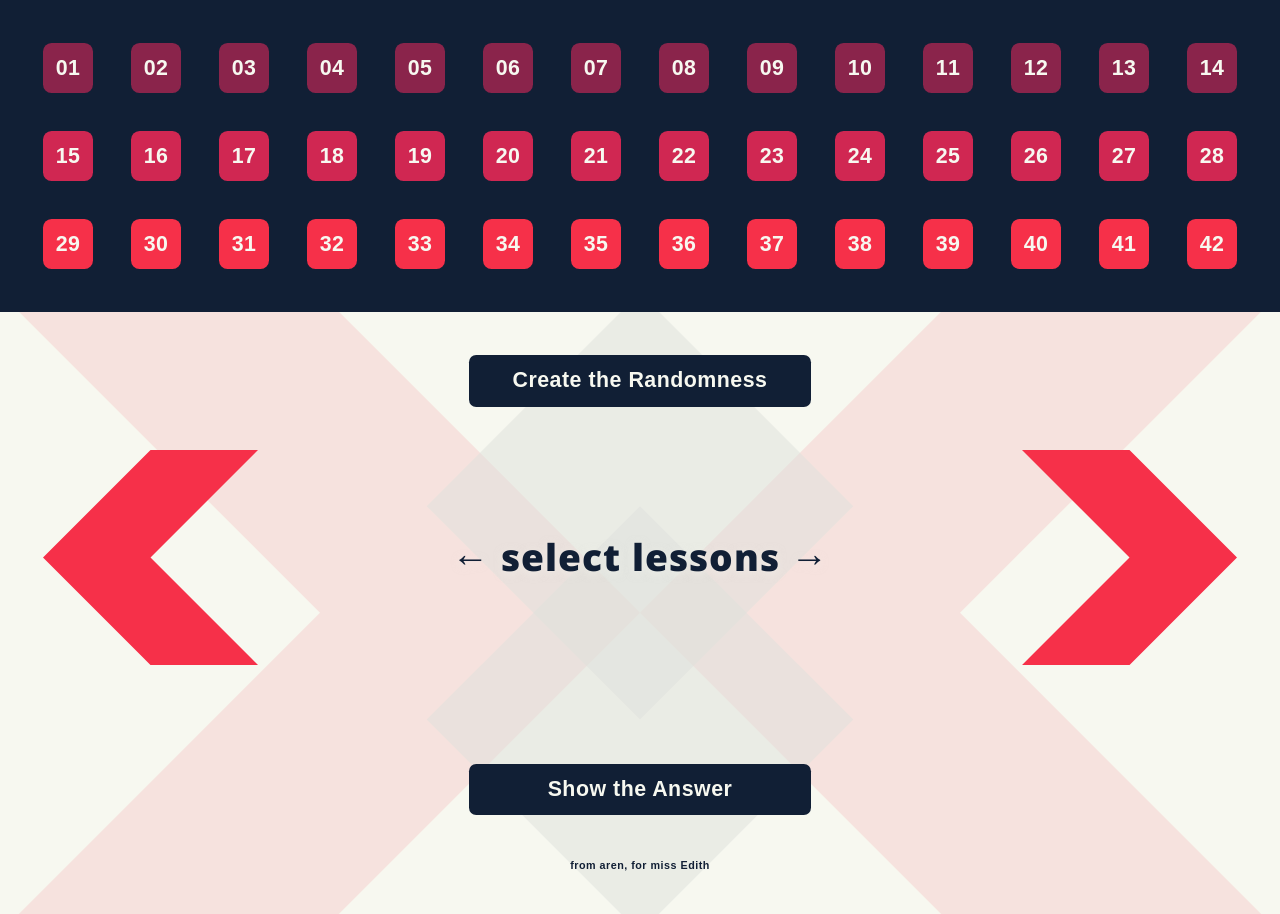
<file: Projects/504-Essential-Words.html>
<!DOCTYPE html>
<html lang="en">
<head>
    <meta charset="UTF-8">
    <meta name="viewport" content="width=device-width, initial-scale=1.0">
    <title>504 Essential Words</title>
    <link href="https://fonts.googleapis.com/css2?family=Noto+Sans+Armenian:wght@400;700;900&display=swap" rel="stylesheet">
    <link rel="icon" type="image/x-icon" href="https://www-ren.github.io/Projects/icon.ico">
    <link rel="stylesheet" href="504-Essential-Words.css">
</head>
<body>
    <div id="rotate-msg">
        <div id="rotate-icon-wrap">
            <svg class="phone" viewBox="0 0 40 68" fill="none" xmlns="http://www.w3.org/2000/svg">
                <rect x="1.5" y="1.5" width="37" height="65" rx="6" ry="6" stroke="#F7F8F0" stroke-width="3"/>
                <line x1="14" y1="8" x2="26" y2="8" stroke="#F7F8F0" stroke-width="2.5" stroke-linecap="round"/>
                <rect x="5" y="14" width="30" height="40" rx="2" fill="#F7F8F0" opacity="0.08"/>
            </svg>
        </div>
        <p>rotate<br><span>your device</span></p>
    </div>
    <div id="header">
        <div id="headerFirstRow">
            <div class="square"><input type="checkbox" id="c01"><label for="c01"><span>01</span></label></div>
            <div class="square"><input type="checkbox" id="c02"><label for="c02"><span>02</span></label></div>
            <div class="square"><input type="checkbox" id="c03"><label for="c03"><span>03</span></label></div>
            <div class="square"><input type="checkbox" id="c04"><label for="c04"><span>04</span></label></div>
            <div class="square"><input type="checkbox" id="c05"><label for="c05"><span>05</span></label></div>
            <div class="square"><input type="checkbox" id="c06"><label for="c06"><span>06</span></label></div>
            <div class="square"><input type="checkbox" id="c07"><label for="c07"><span>07</span></label></div>
            <div class="square"><input type="checkbox" id="c08"><label for="c08"><span>08</span></label></div>
            <div class="square"><input type="checkbox" id="c09"><label for="c09"><span>09</span></label></div>
            <div class="square"><input type="checkbox" id="c10"><label for="c10"><span>10</span></label></div>
            <div class="square"><input type="checkbox" id="c11"><label for="c11"><span>11</span></label></div>
            <div class="square"><input type="checkbox" id="c12"><label for="c12"><span>12</span></label></div>
            <div class="square"><input type="checkbox" id="c13"><label for="c13"><span>13</span></label></div>
            <div class="square"><input type="checkbox" id="c14"><label for="c14"><span>14</span></label></div>
        </div>
        <div id="headerSecondRow">
            <div class="square"><input type="checkbox" id="c15"><label for="c15"><span>15</span></label></div>
            <div class="square"><input type="checkbox" id="c16"><label for="c16"><span>16</span></label></div>
            <div class="square"><input type="checkbox" id="c17"><label for="c17"><span>17</span></label></div>
            <div class="square"><input type="checkbox" id="c18"><label for="c18"><span>18</span></label></div>
            <div class="square"><input type="checkbox" id="c19"><label for="c19"><span>19</span></label></div>
            <div class="square"><input type="checkbox" id="c20"><label for="c20"><span>20</span></label></div>
            <div class="square"><input type="checkbox" id="c21"><label for="c21"><span>21</span></label></div>
            <div class="square"><input type="checkbox" id="c22"><label for="c22"><span>22</span></label></div>
            <div class="square"><input type="checkbox" id="c23"><label for="c23"><span>23</span></label></div>
            <div class="square"><input type="checkbox" id="c24"><label for="c24"><span>24</span></label></div>
            <div class="square"><input type="checkbox" id="c25"><label for="c25"><span>25</span></label></div>
            <div class="square"><input type="checkbox" id="c26"><label for="c26"><span>26</span></label></div>
            <div class="square"><input type="checkbox" id="c27"><label for="c27"><span>27</span></label></div>
            <div class="square"><input type="checkbox" id="c28"><label for="c28"><span>28</span></label></div>
        </div>
        <div id="headerThirdRow">
            <div class="square"><input type="checkbox" id="c29"><label for="c29"><span>29</span></label></div>
            <div class="square"><input type="checkbox" id="c30"><label for="c30"><span>30</span></label></div>
            <div class="square"><input type="checkbox" id="c31"><label for="c31"><span>31</span></label></div>
            <div class="square"><input type="checkbox" id="c32"><label for="c32"><span>32</span></label></div>
            <div class="square"><input type="checkbox" id="c33"><label for="c33"><span>33</span></label></div>
            <div class="square"><input type="checkbox" id="c34"><label for="c34"><span>34</span></label></div>
            <div class="square"><input type="checkbox" id="c35"><label for="c35"><span>35</span></label></div>
            <div class="square"><input type="checkbox" id="c36"><label for="c36"><span>36</span></label></div>
            <div class="square"><input type="checkbox" id="c37"><label for="c37"><span>37</span></label></div>
            <div class="square"><input type="checkbox" id="c38"><label for="c38"><span>38</span></label></div>
            <div class="square"><input type="checkbox" id="c39"><label for="c39"><span>39</span></label></div>
            <div class="square"><input type="checkbox" id="c40"><label for="c40"><span>40</span></label></div>
            <div class="square"><input type="checkbox" id="c41"><label for="c41"><span>41</span></label></div>
            <div class="square"><input type="checkbox" id="c42"><label for="c42"><span>42</span></label></div>
        </div>
    </div>

    <div id="main">

        <svg id="bg-svg" xmlns="http://www.w3.org/2000/svg" viewBox="0 0 1800 900" preserveAspectRatio="xMidYMid slice">
            <polygon points="0,0 450,0 900,450 450,900 0,900 450,450" fill="#F63049"/>
            <polygon points="1800,0 1350,0 900,450 1350,900 1800,900 1350,450" fill="#F63049"/>
            <polygon points="900,0 1200,300 900,600 600,300" fill="#111F35" opacity="0.5"/>
            <polygon points="900,300 1200,600 900,900 600,600" fill="#111F35" opacity="0.5"/>
        </svg>

        <div id="Random">
            <button type="button" class="main-btn" onclick="onRandomClick()">Create the Randomness</button>
        </div>

        <div id="arrows">
            <div id="arrows-svg-layer">
                <svg viewBox="0 0 302.4 302.4" xmlns="http://www.w3.org/2000/svg">
                    <polygon points="302.4,0 151.2,151.2 302.4,302.4 151.2,302.4 0,151.2 151.2,0" fill="#F63049"/>
                </svg>
                <svg viewBox="0 0 302.4 302.4" xmlns="http://www.w3.org/2000/svg">
                    <polygon points="0,0 151.2,0 302.4,151.2 151.2,302.4 0,302.4 151.2,151.2" fill="#F63049"/>
                </svg>
            </div>

            <button class="arrow-btn" id="arrow-left-btn"  onclick="onLeftArrowClick()"></button>
            <button class="arrow-btn" id="arrow-right-btn" onclick="onRightArrowClick()"></button>

            <div id="arrows-output">
                <span id="arrows-output-text">← select lessons →</span>
            </div>
        </div>

        <div id="status"></div>

        <div id="answer">
            <button type="button" class="main-btn" onclick="onAnswerClick()">Show the Answer</button>
        </div>

        <div id="thanks">
            <p>from aren, for miss Edith</p>
        </div>
    </div>

    <script src="504-Essential-Words.js"></script>
</body>
</html>
</file>
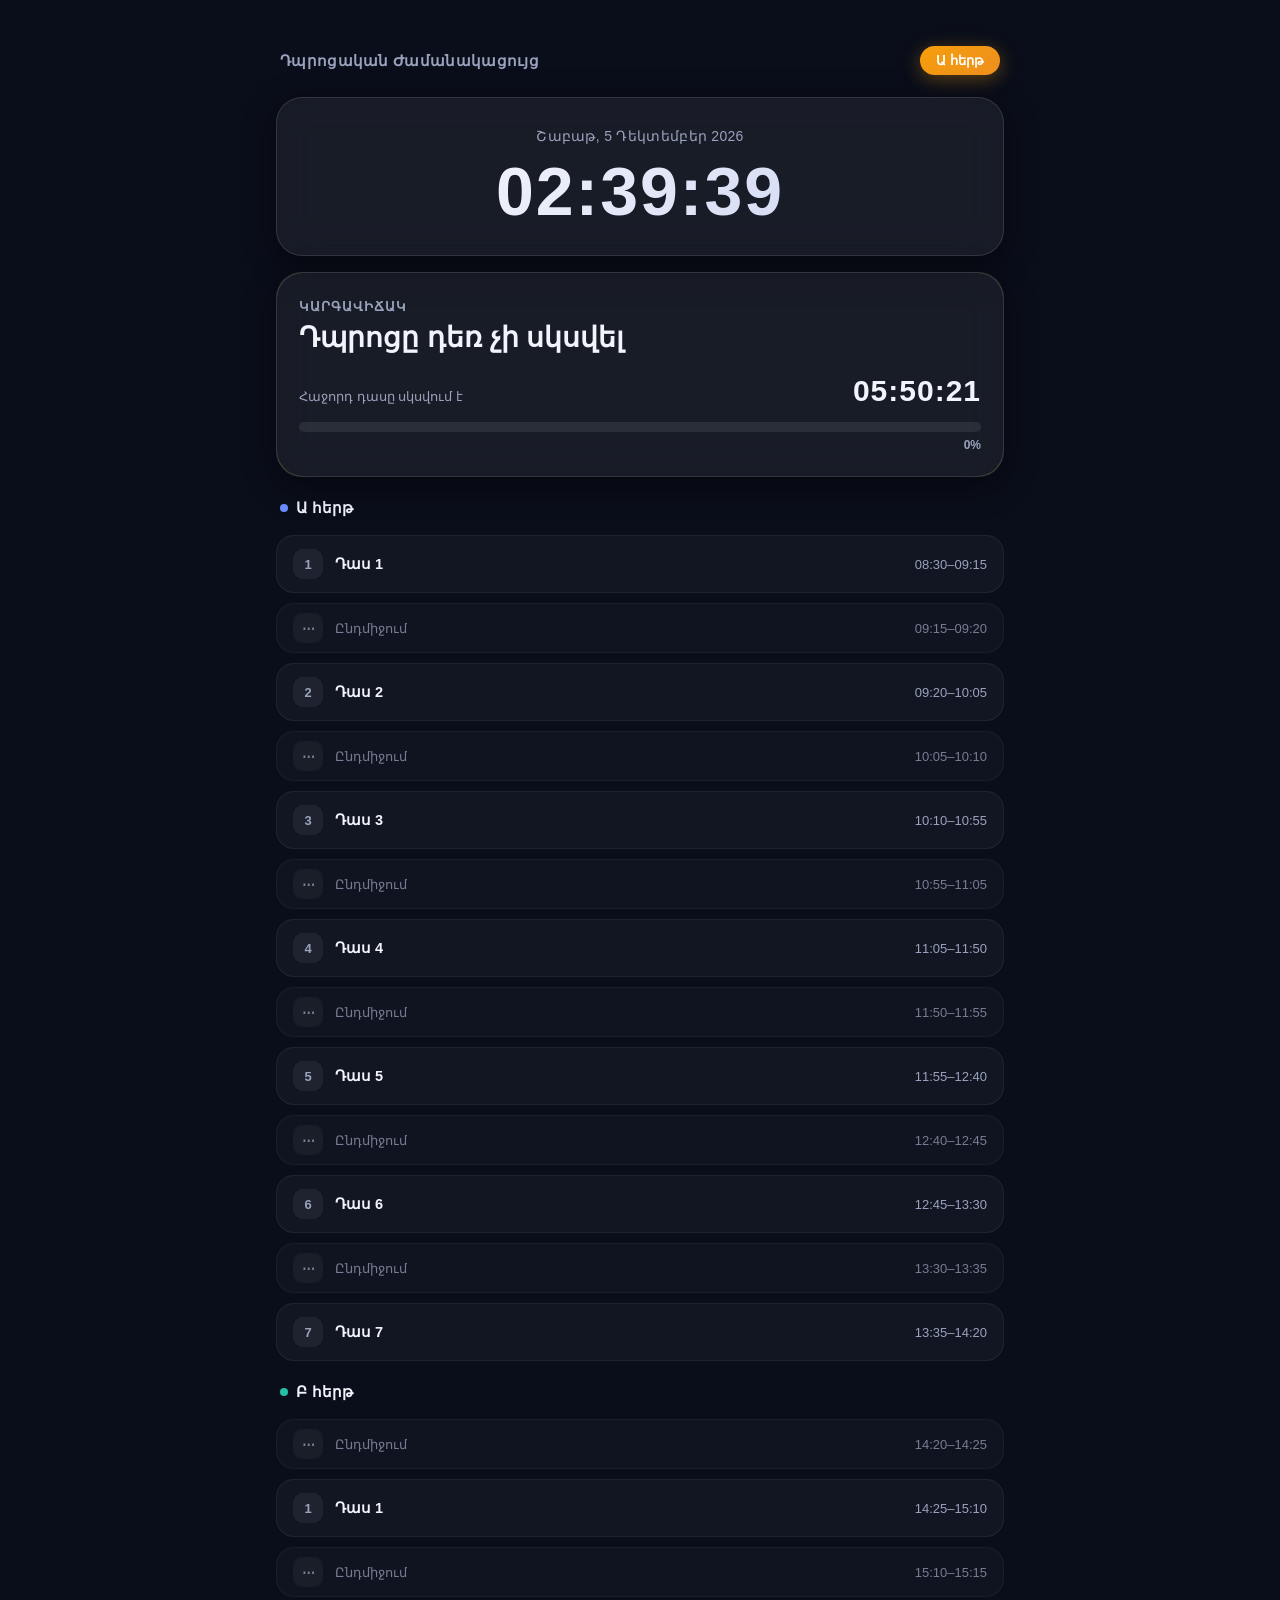
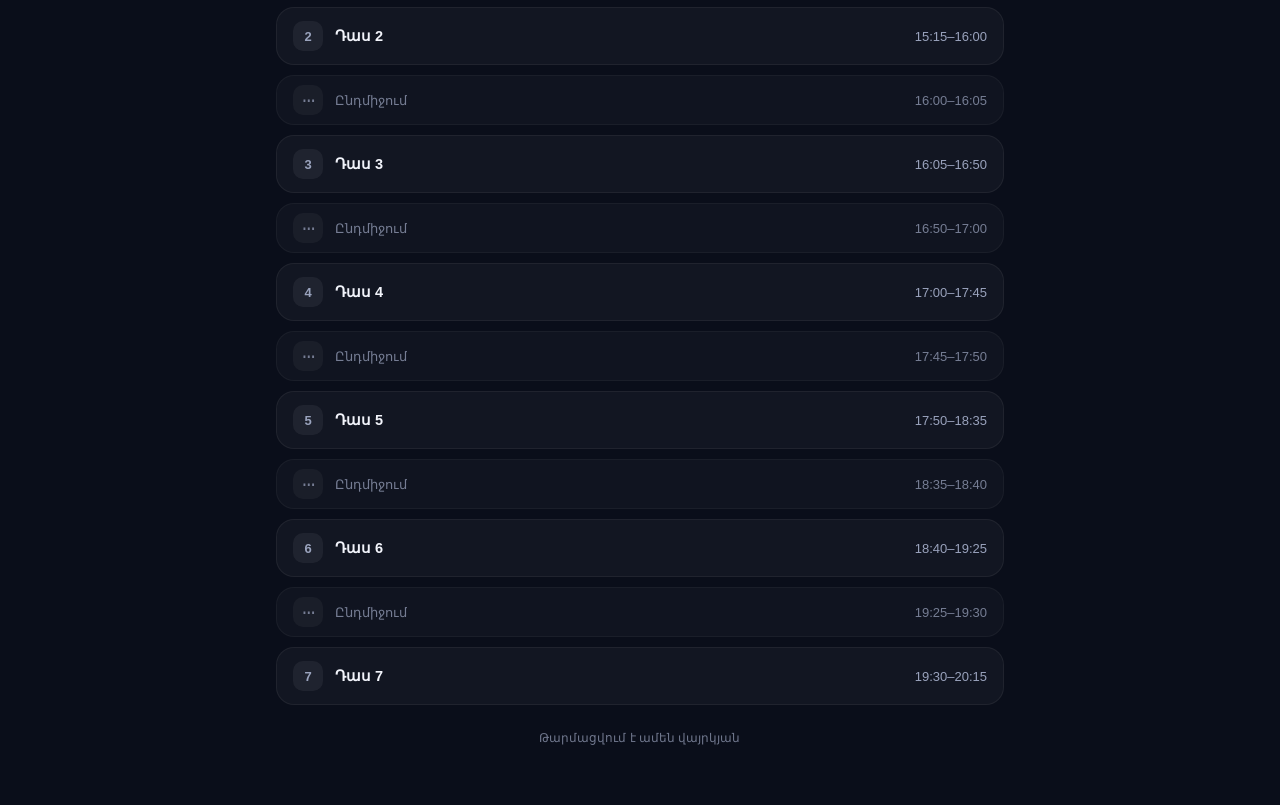
<file: Projects/index-2 (1).html>
<!DOCTYPE html>
<html lang="hy">
<head>
<meta charset="UTF-8">
<meta name="viewport" content="width=device-width, initial-scale=1.0, maximum-scale=1.0, user-scalable=no, viewport-fit=cover">
<meta name="theme-color" content="#0a0e1a">
<meta name="color-scheme" content="dark">
<title>Դպրոցական Ժամանակացույց</title>
<style>
  /* ===================== ROOT VARIABLES ===================== */
  :root{
    --bg-1:#0a0e1a;
    --bg-2:#121729;
    --glass-bg: rgba(255,255,255,0.06);
    --glass-border: rgba(255,255,255,0.12);
    --text-main:#f2f4fb;
    --text-dim:#9aa3bd;
    --accent-lesson:#6c8cff;
    --accent-lesson-2:#a78bfa;
    --accent-break:#34d399;
    --accent-break-2:#22c1a4;
    --accent-off:#f59e0b;
    --danger:#f87171;
    --radius-lg:26px;
    --radius-md:18px;
    --radius-sm:12px;
    --shadow-soft: 0 8px 32px rgba(0,0,0,0.45);
    --ease: cubic-bezier(.4,0,.2,1);
    --safe-t: env(safe-area-inset-top, 0px);
    --safe-b: env(safe-area-inset-bottom, 0px);
    --safe-l: env(safe-area-inset-left, 0px);
    --safe-r: env(safe-area-inset-right, 0px);
  }

  *{box-sizing:border-box; margin:0; padding:0;}

  /*
    ===== SCROLL-BUG FIX =====
    Root cause: on Android Chrome, height:100% + background-attachment:fixed
    ties the gradient to the *initial* layout viewport. When the address bar
    auto-hides during a scroll gesture, the real viewport grows by ~50-60px
    (~1cm) before layout catches up, briefly exposing the browser's default
    white canvas below the sized html/body box.
    Fix: give html/body a solid dark background-color as a fallback (so any
    gap is dark, never white), and move the decorative gradient into a
    `position:fixed; inset:0` pseudo-element on body. Fixed elements are
    always sized to the *live* visual viewport by the browser itself, so the
    gradient now tracks address-bar show/hide and dynamic-viewport resizes
    perfectly instead of being pinned to a stale height. overscroll-behavior
    also kills rubber-band bounce, which was the other source of the strip.
  */
  html{
    height:100%;
    background-color: var(--bg-1);
    overscroll-behavior-y: none;
  }
  body{
    min-height:100%;
    min-height:100dvh;
    background-color: var(--bg-1);
    color: var(--text-main);
    font-family: "Noto Sans Armenian","Segoe UI","Arial Unicode MS", Arial, sans-serif;
    -webkit-font-smoothing: antialiased;
    overflow-x:hidden;
    overscroll-behavior-y: none;
    position:relative;
    touch-action: manipulation;
  }
  body::before{
    content:"";
    position:fixed;
    inset:0;
    z-index:-2;
    background:
      radial-gradient(circle at 20% -10%, rgba(108,140,255,0.18), transparent 40%),
      radial-gradient(circle at 90% 10%, rgba(167,139,250,0.14), transparent 45%),
      linear-gradient(160deg, var(--bg-1), var(--bg-2));
    pointer-events:none;
  }

  /* Subtle floating background orbs for depth */
  .bg-orb{
    position:fixed;
    border-radius:50%;
    filter:blur(80px);
    opacity:0.35;
    z-index:-1;
    pointer-events:none;
    will-change: transform;
    animation: float 16s ease-in-out infinite;
  }
  .bg-orb.one{ width:280px; height:280px; background:var(--accent-lesson); top:-60px; left:-60px; }
  .bg-orb.two{ width:260px; height:260px; background:var(--accent-break); bottom:-80px; right:-60px; animation-delay:4s; }

  @keyframes float{
    0%,100%{ transform: translate3d(0,0,0); }
    50%{ transform: translate3d(14px,-24px,0); }
  }

  .app{
    position:relative;
    z-index:1;
    max-width: 480px;
    margin: 0 auto;
    padding:
      max(22px, calc(var(--safe-t) + 14px))
      max(16px, calc(var(--safe-r) + 12px))
      max(60px, calc(var(--safe-b) + 28px))
      max(16px, calc(var(--safe-l) + 12px));
    display:flex;
    flex-direction:column;
    gap:16px;
  }

  /* ===================== GLASS CARD BASE ===================== */
  .glass{
    background: var(--glass-bg);
    border: 1px solid var(--glass-border);
    backdrop-filter: blur(18px);
    -webkit-backdrop-filter: blur(18px);
    border-radius: var(--radius-lg);
    box-shadow: var(--shadow-soft);
    /* promote to its own compositor layer: keeps the expensive
       backdrop-filter blur from being recomputed on every scroll frame */
    transform: translateZ(0);
  }

  /* ===================== HEADER ===================== */
  .top-bar{
    display:flex;
    align-items:center;
    justify-content:space-between;
    gap:12px;
    padding: 6px 4px;
  }
  .brand{
    font-size:15px;
    font-weight:600;
    letter-spacing:0.3px;
    color: var(--text-dim);
    min-width:0;
    overflow:hidden;
    text-overflow:ellipsis;
    white-space:nowrap;
  }
  .shift-badge{
    padding: 7px 16px;
    border-radius: 999px;
    font-size: 13px;
    font-weight:700;
    background: linear-gradient(135deg, var(--accent-lesson), var(--accent-lesson-2));
    color:#fff;
    box-shadow: 0 4px 18px rgba(108,140,255,0.35);
    transition: background 0.5s var(--ease), box-shadow 0.5s var(--ease);
    white-space:nowrap;
    flex-shrink:0;
  }
  .shift-badge.break-mode{
    background: linear-gradient(135deg, var(--accent-break), var(--accent-break-2));
    box-shadow: 0 4px 18px rgba(52,211,153,0.35);
  }
  .shift-badge.off-mode{
    background: linear-gradient(135deg, var(--accent-off), #ef8f1e);
    box-shadow: 0 4px 18px rgba(245,158,11,0.35);
  }

  /* ===================== CLOCK CARD ===================== */
  .clock-card{
    text-align:center;
    padding: 30px 20px 26px;
    animation: fadeIn 0.6s var(--ease);
  }
  .date-line{
    font-size: 14px;
    color: var(--text-dim);
    font-weight:500;
    margin-bottom: 10px;
    letter-spacing: 0.3px;
  }
  .clock{
    font-size: 56px;
    font-weight: 800;
    letter-spacing: 2px;
    font-variant-numeric: tabular-nums;
    background: linear-gradient(135deg, #ffffff, #c7d0f0);
    -webkit-background-clip: text;
    background-clip: text;
    color: transparent;
    line-height:1.1;
  }

  /* ===================== STATUS CARD ===================== */
  .status-card{
    padding: 26px 22px 24px;
    position:relative;
    overflow:hidden;
  }
  /* Glow pulse is done on a dedicated pseudo-layer and animates only
     `opacity` (a compositor-only property), instead of animating
     box-shadow blur radii directly on the card every frame. This removes
     a full repaint of the card on every animation frame. */
  .status-card::after{
    content:"";
    position:absolute;
    inset:0;
    border-radius:inherit;
    opacity:0;
    pointer-events:none;
    will-change: opacity;
    transition: opacity 0.5s var(--ease);
  }
  .status-card.glow-lesson::after{
    opacity:1;
    box-shadow: 0 0 0 1px rgba(108,140,255,0.35), 0 0 44px rgba(108,140,255,0.3);
    animation: pulseGlow 2.6s ease-in-out infinite;
  }
  .status-card.glow-break::after{
    opacity:1;
    box-shadow: 0 0 0 1px rgba(52,211,153,0.35), 0 0 42px rgba(52,211,153,0.28);
    animation: pulseGlow 2.6s ease-in-out infinite;
  }
  .status-card.glow-off::after{
    opacity:1;
    box-shadow: 0 0 0 1px rgba(245,158,11,0.25), 0 0 36px rgba(245,158,11,0.2);
  }

  @keyframes pulseGlow{
    0%,100%{ opacity:0.6; }
    50%{ opacity:1; }
  }

  .status-label{
    font-size: 13px;
    color: var(--text-dim);
    text-transform:uppercase;
    letter-spacing: 1px;
    font-weight:600;
    margin-bottom: 6px;
  }
  .status-title{
    font-size: 25px;
    font-weight: 800;
    margin-bottom: 18px;
    line-height:1.3;
    word-break: break-word;
  }

  .countdown-row{
    display:flex;
    align-items:baseline;
    justify-content:space-between;
    gap:12px;
    margin-bottom: 14px;
  }
  .countdown-caption{
    font-size: 13px;
    color: var(--text-dim);
    font-weight:500;
  }
  .countdown-value{
    font-size: 30px;
    font-weight: 800;
    font-variant-numeric: tabular-nums;
    letter-spacing: 1px;
    white-space:nowrap;
  }

  .progress-wrap{
    width:100%;
    height: 10px;
    border-radius: 999px;
    background: rgba(255,255,255,0.08);
    overflow:hidden;
    margin-top: 4px;
  }
  .progress-bar{
    height:100%;
    width:0%;
    border-radius:999px;
    background: linear-gradient(90deg, var(--accent-lesson), var(--accent-lesson-2));
    transition: width 0.9s var(--ease), background 0.5s var(--ease);
    will-change: width;
  }
  .progress-bar.break-fill{
    background: linear-gradient(90deg, var(--accent-break), var(--accent-break-2));
  }
  .progress-percent{
    text-align:right;
    font-size: 12px;
    color: var(--text-dim);
    margin-top: 6px;
    font-weight:600;
    font-variant-numeric: tabular-nums;
  }

  /* ===================== SECTION TITLES ===================== */
  .section-title{
    display:flex;
    align-items:center;
    gap:8px;
    padding: 6px 4px 2px;
    font-size: 15px;
    font-weight:700;
    color: var(--text-main);
    letter-spacing: 0.2px;
  }
  .section-title .dot{
    width:8px; height:8px; border-radius:50%;
    background: var(--accent-lesson);
    flex-shrink:0;
  }
  .section-title.b .dot{ background: var(--accent-break-2); }

  /* ===================== TIMETABLE ===================== */
  .timetable{
    display:flex;
    flex-direction:column;
    gap:10px;
  }
  .row{
    display:flex;
    align-items:center;
    justify-content:space-between;
    gap:12px;
    padding: 13px 16px;
    border-radius: var(--radius-md);
    background: rgba(255,255,255,0.035);
    border: 1px solid rgba(255,255,255,0.06);
    transition: background-color 0.4s var(--ease), border-color 0.4s var(--ease),
                box-shadow 0.4s var(--ease), transform 0.4s var(--ease), opacity 0.4s var(--ease);
  }
  .row.break-row{
    padding: 9px 16px;
    opacity:0.75;
  }
  .row .left{
    display:flex;
    align-items:center;
    gap:12px;
    min-width:0;
  }
  .row .idx{
    width:30px; height:30px;
    border-radius: 10px;
    background: rgba(255,255,255,0.06);
    display:flex; align-items:center; justify-content:center;
    font-size:13px; font-weight:700;
    color: var(--text-dim);
    flex-shrink:0;
    transition: background 0.4s var(--ease), color 0.4s var(--ease);
  }
  .row .name{
    font-size:14.5px;
    font-weight:600;
    overflow:hidden;
    text-overflow:ellipsis;
    white-space:nowrap;
  }
  .row .time{
    font-size: 13px;
    color: var(--text-dim);
    font-variant-numeric: tabular-nums;
    font-weight:500;
    flex-shrink:0;
  }
  .row.break-row .name{ font-size:13px; font-weight:500; color: var(--text-dim); }

  /* Active lesson highlight */
  .row.active{
    background: linear-gradient(135deg, rgba(108,140,255,0.22), rgba(167,139,250,0.14));
    border-color: rgba(108,140,255,0.45);
    transform: scale(1.015);
    box-shadow: 0 0 26px rgba(108,140,255,0.28);
  }
  .row.active .idx{
    background: linear-gradient(135deg, var(--accent-lesson), var(--accent-lesson-2));
    color:#fff;
  }
  .row.active.break-row{
    background: linear-gradient(135deg, rgba(52,211,153,0.2), rgba(34,193,164,0.12));
    border-color: rgba(52,211,153,0.4);
    box-shadow: 0 0 26px rgba(52,211,153,0.24);
    opacity:1;
  }
  .row.active.break-row .idx{
    background: linear-gradient(135deg, var(--accent-break), var(--accent-break-2));
    color:#fff;
  }
  .row.done{
    opacity:0.4;
  }

  /* ===================== FOOTER ===================== */
  .footer-note{
    text-align:center;
    font-size: 12px;
    color: var(--text-dim);
    padding: 10px 0 0;
    opacity:0.7;
  }

  @keyframes fadeIn{
    from{ opacity:0; transform: translateY(8px); }
    to{ opacity:1; transform: translateY(0); }
  }

  /* Respect reduced-motion preference for battery / comfort */
  @media (prefers-reduced-motion: reduce){
    .bg-orb, .status-card::after, .clock-card{ animation: none !important; }
    .row, .shift-badge, .progress-bar{ transition-duration: 0.01ms !important; }
  }

  /* ===================== RESPONSIVE (tablet / desktop) ===================== */
  @media (min-width: 640px){
    .app{ max-width: 620px; padding-top: 40px; }
    .clock{ font-size: 68px; }
    .status-title{ font-size: 28px; }
  }
  @media (min-width: 1024px){
    .app{ max-width: 760px; }
  }

  /* Very small phones: keep the clock from crowding the edges */
  @media (max-width: 340px){
    .clock{ font-size: 46px; }
    .status-title{ font-size: 21px; }
    .countdown-value{ font-size: 25px; }
  }
</style>
</head>
<body>

  <div class="bg-orb one"></div>
  <div class="bg-orb two"></div>

  <div class="app">

    <!-- ===== Top bar ===== -->
    <div class="top-bar">
      <div class="brand">Դպրոցական Ժամանակացույց</div>
      <div class="shift-badge" id="shiftBadge">—</div>
    </div>

    <!-- ===== Clock card ===== -->
    <div class="glass clock-card">
      <div class="date-line" id="dateLine">—</div>
      <div class="clock" id="clock">00:00:00</div>
    </div>

    <!-- ===== Status card (current lesson / break / off school) ===== -->
    <div class="glass status-card" id="statusCard">
      <div class="status-label" id="statusLabel">Ընթացիկ դաս</div>
      <div class="status-title" id="statusTitle">Բեռնվում է...</div>

      <div class="countdown-row">
        <div class="countdown-caption" id="countdownCaption">Մնացել է</div>
        <div class="countdown-value" id="countdownValue">00:00:00</div>
      </div>

      <div class="progress-wrap">
        <div class="progress-bar" id="progressBar"></div>
      </div>
      <div class="progress-percent" id="progressPercent">0%</div>
    </div>

    <!-- ===== Timetable Ա հերթ ===== -->
    <div class="section-title a">
      <span class="dot"></span> Ա հերթ
    </div>
    <div class="timetable" id="timetableA"></div>

    <!-- ===== Timetable Բ հերթ ===== -->
    <div class="section-title b">
      <span class="dot"></span> Բ հերթ
    </div>
    <div class="timetable" id="timetableB"></div>

    <div class="footer-note">Թարմացվում է ամեն վայրկյան</div>

  </div>

<script>
/* =====================================================================
   ARMENIAN SCHOOL SCHEDULE — CORE LOGIC
   Edit the PERIODS array below to change lesson / break times.
   ===================================================================== */

// ---- Full ordered list of periods across both shifts (24h, "HH:MM") ----
const PERIODS = [
  { shift:'Ա', type:'lesson', num:1, start:'08:30', end:'09:15' },
  { shift:'Ա', type:'break',        start:'09:15', end:'09:20' },
  { shift:'Ա', type:'lesson', num:2, start:'09:20', end:'10:05' },
  { shift:'Ա', type:'break',        start:'10:05', end:'10:10' },
  { shift:'Ա', type:'lesson', num:3, start:'10:10', end:'10:55' },
  { shift:'Ա', type:'break',        start:'10:55', end:'11:05' },
  { shift:'Ա', type:'lesson', num:4, start:'11:05', end:'11:50' },
  { shift:'Ա', type:'break',        start:'11:50', end:'11:55' },
  { shift:'Ա', type:'lesson', num:5, start:'11:55', end:'12:40' },
  { shift:'Ա', type:'break',        start:'12:40', end:'12:45' },
  { shift:'Ա', type:'lesson', num:6, start:'12:45', end:'13:30' },
  { shift:'Ա', type:'break',        start:'13:30', end:'13:35' },
  { shift:'Ա', type:'lesson', num:7, start:'13:35', end:'14:20' },
  { shift:'transition', type:'break', start:'14:20', end:'14:25' }, // shift changeover
  { shift:'Բ', type:'lesson', num:1, start:'14:25', end:'15:10' },
  { shift:'Բ', type:'break',        start:'15:10', end:'15:15' },
  { shift:'Բ', type:'lesson', num:2, start:'15:15', end:'16:00' },
  { shift:'Բ', type:'break',        start:'16:00', end:'16:05' },
  { shift:'Բ', type:'lesson', num:3, start:'16:05', end:'16:50' },
  { shift:'Բ', type:'break',        start:'16:50', end:'17:00' },
  { shift:'Բ', type:'lesson', num:4, start:'17:00', end:'17:45' },
  { shift:'Բ', type:'break',        start:'17:45', end:'17:50' },
  { shift:'Բ', type:'lesson', num:5, start:'17:50', end:'18:35' },
  { shift:'Բ', type:'break',        start:'18:35', end:'18:40' },
  { shift:'Բ', type:'lesson', num:6, start:'18:40', end:'19:25' },
  { shift:'Բ', type:'break',        start:'19:25', end:'19:30' },
  { shift:'Բ', type:'lesson', num:7, start:'19:30', end:'20:15' }
];

const WEEKDAYS = ['Կիրակի','Երկուշաբթի','Երեքշաբթի','Չորեքշաբթի','Հինգշաբթի','Ուրբաթ','Շաբաթ'];
const MONTHS = ['Հունվար','Փետրվար','Մարտ','Ապրիլ','Մայիս','Հունիս','Հուլիս','Օգոստոս','Սեպտեմբեր','Հոկտեմբեր','Նոյեմբեր','Դեկտեմբեր'];

// ---- Helpers ----
function pad(n){ return n < 10 ? '0' + n : String(n); }

function timeToSec(t){
  const [h,m] = t.split(':').map(Number);
  return h*3600 + m*60;
}

function formatDuration(totalSec){
  totalSec = Math.max(0, Math.round(totalSec));
  const h = Math.floor(totalSec/3600);
  const m = Math.floor((totalSec%3600)/60);
  const s = totalSec%60;
  return `${pad(h)}:${pad(m)}:${pad(s)}`;
}

// ---- Precompute seconds once instead of re-parsing "HH:MM" strings
//      every single tick (was happening up to ~80x per second before). ----
PERIODS.forEach(p => {
  p.startSec = timeToSec(p.start);
  p.endSec = timeToSec(p.end);
});

const FIRST_START_SEC = PERIODS[0].startSec;
const LAST_END_SEC = PERIODS[PERIODS.length-1].endSec;
const PERIOD_COUNT = PERIODS.length;

// ---- DOM refs ----
const clockEl = document.getElementById('clock');
const dateLineEl = document.getElementById('dateLine');
const shiftBadgeEl = document.getElementById('shiftBadge');
const statusCardEl = document.getElementById('statusCard');
const statusLabelEl = document.getElementById('statusLabel');
const statusTitleEl = document.getElementById('statusTitle');
const countdownCaptionEl = document.getElementById('countdownCaption');
const countdownValueEl = document.getElementById('countdownValue');
const progressBarEl = document.getElementById('progressBar');
const progressPercentEl = document.getElementById('progressPercent');
const timetableAEl = document.getElementById('timetableA');
const timetableBEl = document.getElementById('timetableB');

// Row elements + their per-row cells, cached once so `update()` never has
// to touch the DOM tree or re-query the document on every tick.
let rowEls = [];

// ---- Build static timetable rows once, then just toggle classes each tick ----
function buildTimetable(){
  const fragA = document.createDocumentFragment();
  const fragB = document.createDocumentFragment();
  rowEls = new Array(PERIOD_COUNT);

  PERIODS.forEach((p, i) => {
    const row = document.createElement('div');
    row.className = 'row' + (p.type === 'break' ? ' break-row' : '');

    const left = document.createElement('div');
    left.className = 'left';

    const idx = document.createElement('div');
    idx.className = 'idx';
    idx.textContent = p.type === 'lesson' ? p.num : '⋯';

    const name = document.createElement('div');
    name.className = 'name';
    name.textContent = p.type === 'lesson' ? `Դաս ${p.num}` : 'Ընդմիջում';

    left.appendChild(idx);
    left.appendChild(name);

    const time = document.createElement('div');
    time.className = 'time';
    time.textContent = `${p.start}–${p.end}`;

    row.appendChild(left);
    row.appendChild(time);

    rowEls[i] = row;

    if (p.shift === 'Բ' || p.shift === 'transition') {
      fragB.appendChild(row);
    } else {
      fragA.appendChild(row);
    }
  });

  // Single DOM write per table instead of N individual appendChild calls
  // hitting a live tree.
  timetableAEl.appendChild(fragA);
  timetableBEl.appendChild(fragB);
}

// ---- Main update tick ----
function update(){
  const now = new Date();
  const h = now.getHours(), mi = now.getMinutes(), s = now.getSeconds();
  const nowSec = h*3600 + mi*60 + s;

  // Clock
  clockEl.textContent = `${pad(h)}:${pad(mi)}:${pad(s)}`;

  // Date (only really needs updating once a day, but this is cheap enough
  // that recomputing it is not worth the extra bookkeeping)
  dateLineEl.textContent = `${WEEKDAYS[now.getDay()]}, ${now.getDate()} ${MONTHS[now.getMonth()]} ${now.getFullYear()}`;

  let currentIndex = -1;
  let mode = ''; // 'before' | 'lesson' | 'break' | 'after'
  let current = null;

  if (nowSec < FIRST_START_SEC) {
    mode = 'before';
  } else if (nowSec >= LAST_END_SEC) {
    mode = 'after';
  } else {
    for (let i = 0; i < PERIOD_COUNT; i++) {
      const p = PERIODS[i];
      if (nowSec >= p.startSec && nowSec < p.endSec) { currentIndex = i; break; }
    }
    if (currentIndex !== -1) {
      current = PERIODS[currentIndex];
      mode = current.type; // 'lesson' or 'break'
    }
  }

  // ---- Shift badge ----
  let shiftLabel = '—';
  let badgeClass = '';
  if (mode === 'before') {
    shiftLabel = 'Ա հերթ';
    badgeClass = 'off-mode';
  } else if (mode === 'after') {
    shiftLabel = 'Դասերն ավարտված են';
    badgeClass = 'off-mode';
  } else if (current) {
    const sh = current.shift === 'transition' ? 'Բ' : current.shift;
    shiftLabel = `${sh} հերթ`;
    badgeClass = current.type === 'break' ? 'break-mode' : '';
  }
  shiftBadgeEl.textContent = shiftLabel;
  shiftBadgeEl.className = 'shift-badge ' + badgeClass;

  // ---- Status card content ----
  statusCardEl.classList.remove('glow-lesson','glow-break','glow-off');
  progressBarEl.classList.remove('break-fill');

  if (mode === 'before') {
    statusLabelEl.textContent = 'Կարգավիճակ';
    statusTitleEl.textContent = 'Դպրոցը դեռ չի սկսվել';
    countdownCaptionEl.textContent = 'Հաջորդ դասը սկսվում է';
    const remaining = FIRST_START_SEC - nowSec;
    countdownValueEl.textContent = formatDuration(remaining);
    statusCardEl.classList.add('glow-off');
    progressBarEl.style.width = '0%';
    progressPercentEl.textContent = '0%';

  } else if (mode === 'after') {
    statusLabelEl.textContent = 'Կարգավիճակ';
    statusTitleEl.textContent = 'Դպրոցն ավարտվել է';
    countdownCaptionEl.textContent = 'Հաջորդ դասը սկսվում է';
    const remaining = (24*3600 - nowSec) + FIRST_START_SEC;
    countdownValueEl.textContent = formatDuration(remaining);
    statusCardEl.classList.add('glow-off');
    progressBarEl.style.width = '100%';
    progressPercentEl.textContent = '100%';

  } else if (current) {
    const total = current.endSec - current.startSec;
    const elapsed = nowSec - current.startSec;
    const percent = Math.min(100, Math.max(0, (elapsed/total)*100));
    const remaining = current.endSec - nowSec;

    if (current.type === 'lesson') {
      statusLabelEl.textContent = 'Ընթացիկ դաս';
      statusTitleEl.textContent = `Դաս ${current.num}`;
      countdownCaptionEl.textContent = 'Մնացել է';
      statusCardEl.classList.add('glow-lesson');
    } else {
      statusLabelEl.textContent = 'Կարգավիճակ';
      statusTitleEl.textContent = 'Ընդմիջում';
      countdownCaptionEl.textContent = 'Հաջորդ դասը սկսվում է';
      statusCardEl.classList.add('glow-break');
      progressBarEl.classList.add('break-fill');
    }

    countdownValueEl.textContent = formatDuration(remaining);
    progressBarEl.style.width = percent.toFixed(1) + '%';
    progressPercentEl.textContent = Math.round(percent) + '%';
  }

  // ---- Highlight active row in timetable (uses cached elements, no
  //      querySelectorAll / dataset reads on the hot path) ----
  for (let i = 0; i < PERIOD_COUNT; i++) {
    const row = rowEls[i];
    if (i === currentIndex) {
      if (!row.classList.contains('active')) row.classList.add('active');
      if (row.classList.contains('done')) row.classList.remove('done');
    } else {
      if (row.classList.contains('active')) row.classList.remove('active');
      const shouldBeDone = PERIODS[i].endSec <= nowSec;
      if (shouldBeDone && !row.classList.contains('done')) row.classList.add('done');
      if (!shouldBeDone && row.classList.contains('done')) row.classList.remove('done');
    }
  }
}

// ---- Init ----
buildTimetable();
update();

// Self-correcting scheduler: instead of a plain setInterval(update, 1000)
// (which drifts and can double-fire relative to the wall clock), align
// each tick to the next real second boundary. Same one-update-per-second
// behaviour, just accurate and independent of accumulated timer drift.
function scheduleNextTick(){
  const delay = 1000 - (Date.now() % 1000);
  setTimeout(() => {
    update();
    scheduleNextTick();
  }, delay);
}
scheduleNextTick();

// Pause work while the tab/screen is hidden (locked phone, backgrounded
// app) and immediately resync the instant it becomes visible again —
// saves battery/CPU and avoids a stale display after the phone wakes up.
document.addEventListener('visibilitychange', () => {
  if (!document.hidden) update();
});
</script>

</body>
</html>
</file>
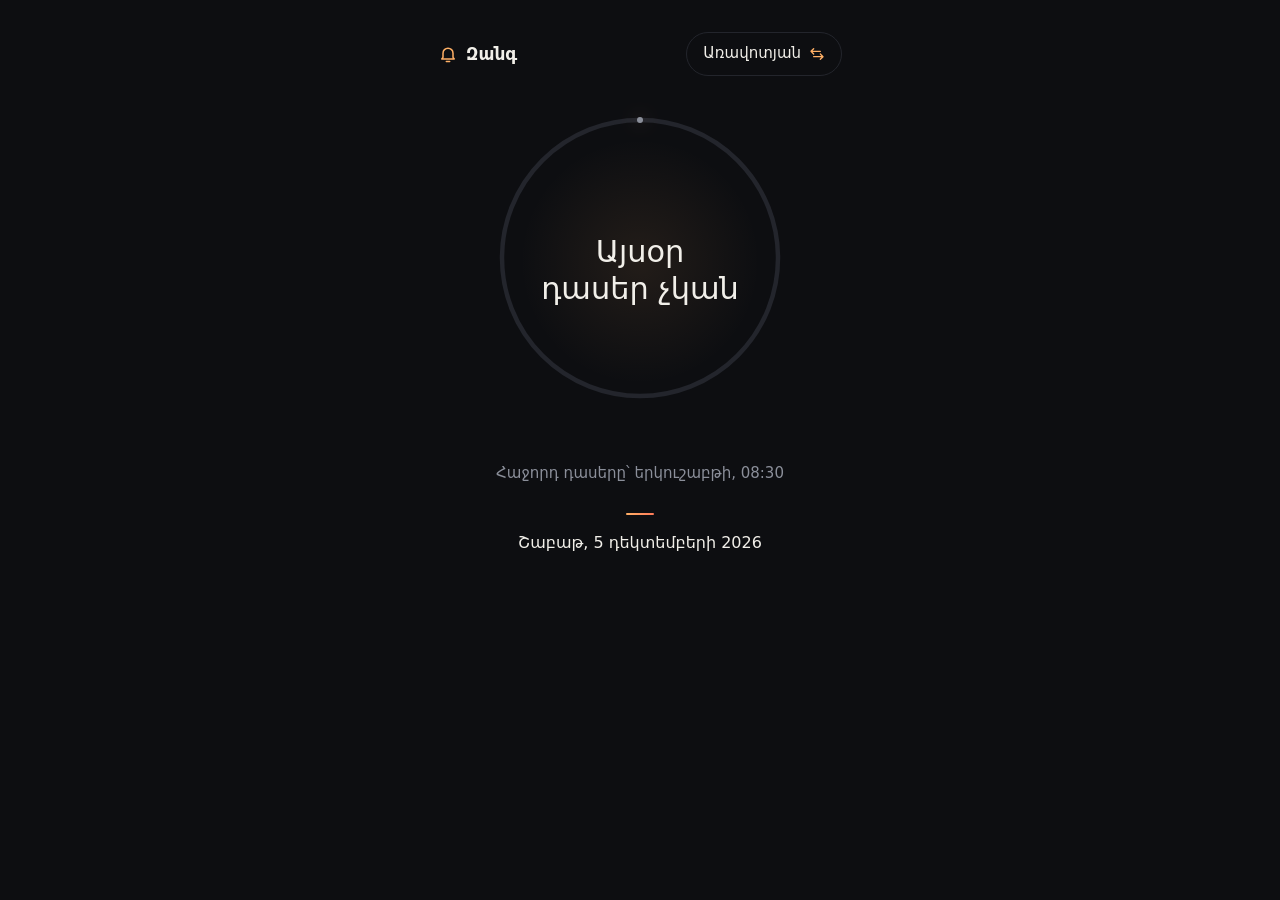
<file: Projects/School-Timetable.html>
<!DOCTYPE html>
<html lang="hy" data-theme="dark">
<head>
<meta charset="utf-8">
<meta name="viewport" content="width=device-width,initial-scale=1,viewport-fit=cover">
<title>Զանգ — դասացուցակ</title>
<meta name="description" content="Դպրոցի դասացուցակը իրական ժամանակում">
<meta name="theme-color" content="#12151c">
<meta name="color-scheme" content="dark light">
<meta name="mobile-web-app-capable" content="yes">
<meta name="apple-mobile-web-app-capable" content="yes">
<link rel="icon" href="data:image/svg+xml,%3Csvg xmlns='http://www.w3.org/2000/svg' viewBox='0 0 32 32'%3E%3Crect width='32' height='32' rx='9' fill='%23ffa94d'/%3E%3Cpath d='M16 7a6 6 0 0 0-6 6v4l-2 3h16l-2-3v-4a6 6 0 0 0-6-6z' fill='%2312151c'/%3E%3C/svg%3E">
<style>
:root{--bg:#0d0e11;--tx:#f1efe9;--mut:#8b8f9a;--line:#23252c;--acc:#ffb066;--on:#0d0e11;--focus:#8fb4ff;--sheet:#15171c;--fill:#1f2229;--acc2:#ff7a59;--glow:rgba(255,176,102,.5);--glow2:rgba(255,176,102,.09);color-scheme:dark}
*{box-sizing:border-box;margin:0}
[hidden]{display:none!important}
html{-webkit-text-size-adjust:100%}
body{background:var(--bg);color:var(--tx);min-height:100dvh;font:16px/1.45 system-ui,-apple-system,"Segoe UI","Noto Sans Armenian","Sylfaen",Roboto,sans-serif;font-variant-numeric:tabular-nums;overflow-wrap:break-word}
:focus-visible{outline:3px solid var(--focus);outline-offset:2px}
.wrap{max-width:28rem;margin:0 auto;padding:max(16px,env(safe-area-inset-top)) max(22px,env(safe-area-inset-right)) max(28px,env(safe-area-inset-bottom)) max(22px,env(safe-area-inset-left))}
h1{font-size:1.0625rem;font-weight:600;line-height:1.2}
.nm{display:flex;align-items:center;gap:8px}
.card{text-align:center}
.ring{position:relative;width:clamp(230px,74vw,300px);aspect-ratio:1;margin:12px auto 0}
.ring:before{content:"";position:absolute;inset:10%;border-radius:50%;background:radial-gradient(closest-side,var(--glow2),transparent)}
.ring svg{position:relative;width:100%;height:100%;transform:rotate(-90deg);overflow:visible}
.trk,.arc{fill:none;stroke-width:3}
.trk{stroke:var(--line)}
.arc{stroke:url(#g);stroke-linecap:round;stroke-dasharray:578.05;stroke-dashoffset:578.05;filter:drop-shadow(0 0 5px var(--glow))}
.in{position:absolute;inset:0;display:flex;flex-direction:column;align-items:center;justify-content:center;padding:0 17%}
.k{font-size:.875rem;color:var(--mut);min-height:1.4em}
.num{font-size:clamp(4rem,22vw,6.5rem);font-weight:200;line-height:1;letter-spacing:-.03em}
.num.mid{font-size:clamp(2.75rem,14vw,4rem);letter-spacing:-.02em}
.num.txt{font-size:clamp(1.4rem,7vw,1.9rem);font-weight:300;letter-spacing:0;line-height:1.2}
.range{font-size:1rem;color:var(--mut);margin-top:16px;min-height:1.45em}
.cdw{display:flex;flex-direction:column;align-items:center;margin-top:16px}
.cdl{color:var(--mut);font-size:.875rem}
.cd{display:inline-block;font-size:clamp(2.5rem,14vw,3.5rem);font-weight:300;line-height:1.15}
[data-s=IN_LESSON] .cd,[data-s=BREAK] .cd{background:linear-gradient(90deg,var(--acc),var(--acc2));-webkit-background-clip:text;background-clip:text;color:transparent}
.next{margin-top:10px;font-size:.9375rem;color:var(--mut)}
header{display:flex;align-items:center;justify-content:space-between;gap:12px;padding-bottom:20px}
#date{font-size:1rem;font-weight:500}
.dt{margin-top:28px;display:flex;flex-direction:column;align-items:center}
.dt:before{content:"";width:28px;height:2px;border-radius:2px;background:linear-gradient(90deg,var(--acc),var(--acc2));margin-bottom:16px}
.s0{fill:var(--mut)}
.hd{fill:var(--tx);filter:drop-shadow(0 0 6px var(--acc))}
#head{transform-origin:100px 100px}
.sw{flex:none;min-height:44px;padding:0 16px;border-radius:22px;border:1px solid var(--line);background:transparent;color:var(--tx);font:inherit;font-size:.9375rem;font-weight:500;display:inline-flex;align-items:center;gap:8px;cursor:pointer}
.sw svg{color:var(--acc);flex:none}
.sw:active{background:var(--line)}
@media(min-width:760px){.wrap{padding-top:32px}}
.sr{position:absolute;width:1px;height:1px;overflow:hidden;clip:rect(0 0 0 0);white-space:nowrap}
</style>
</head>
<body>
<noscript><p style="padding:16px">Էջն աշխատելու համար անհրաժեշտ է JavaScript։</p></noscript>
<div class="wrap">
<header>
<div class="brand"><div class="nm"><svg width="20" height="20" viewBox="0 0 24 24" fill="none" stroke="var(--acc)" stroke-width="1.8" stroke-linecap="round" stroke-linejoin="round" aria-hidden="true"><path d="M6 16v-5a6 6 0 0 1 12 0v5l1.5 2h-15z"/><path d="M10 21h4"/></svg><h1>Զանգ</h1></div></div>
<button class="sw" id="shiftBtn" type="button"><span id="shiftTxt"></span><svg width="16" height="16" viewBox="0 0 24 24" fill="none" stroke="currentColor" stroke-width="2" stroke-linecap="round" stroke-linejoin="round" aria-hidden="true"><path d="M7 4L3 8l4 4M3 8h14M17 20l4-4-4-4M21 16H7"/></svg></button>
</header>
<main>
<section class="card" id="card" data-s="NON_SCHOOL_DAY" aria-label="Ընթացիկ վիճակ">
<div class="ring" id="ring" role="progressbar" aria-label="Դասաժամի ընթացք" aria-valuemin="0" aria-valuemax="100" aria-valuenow="0">
<svg viewBox="0 0 200 200" aria-hidden="true"><defs><linearGradient id="g" x1="0" y1="0" x2="1" y2="1"><stop offset="0" style="stop-color:var(--acc)"/><stop offset="1" style="stop-color:var(--acc2)"/></linearGradient></defs><circle class="trk" cx="100" cy="100" r="92"/><circle class="arc" id="arc" cx="100" cy="100" r="92"/><circle class="s0" cx="192" cy="100" r="2"/><g id="head"><circle class="hd" cx="192" cy="100" r="5.5"/></g></svg>
<div class="in"><span class="k" id="k"></span><span class="num" id="num"></span></div></div>
<div class="range" id="range"></div>
<div class="cdw" id="cdw"><span class="cdl">Մնացել է</span><span class="cd" id="cd"></span></div>
<p class="next" id="next"></p>
<div class="dt"><p id="date"></p></div>
</section>
</main>
</div>
<div class="sr" id="live" aria-live="polite"></div>
<script>
'use strict';
/*LOGIC*/
var SHIFTS={
 morning:[[1,'08:30','09:15'],[2,'09:20','10:05'],[3,'10:10','10:55'],[4,'11:00','11:45'],[5,'11:55','12:40'],[6,'12:45','13:30'],[7,'13:35','14:15']],
 evening:[[0,'13:35','14:15'],[1,'14:20','15:00'],[2,'15:05','15:45'],[3,'15:50','16:30'],[4,'16:35','17:15'],[5,'17:20','18:00'],[6,'18:05','18:45'],[7,'18:50','19:30']]
};
var DEFAULTS={shift:'morning',lesson0:true,days:[false,true,true,true,true,true,false]};
function toSec(s){var p=s.split(':');return Number(p[0])*3600+Number(p[1])*60}
function clamp(x){return x<0?0:x>1?1:x}
function getLessons(shift,l0){
 var src=SHIFTS[shift]||SHIFTS.morning,sh=SHIFTS[shift]?shift:'morning';
 return src.filter(function(x){return !(sh==='evening'&&x[0]===0&&!l0)}).map(function(x){
  return{n:x[0],start:toSec(x[1]),end:toSec(x[2]),startStr:x[1],endStr:x[2],shift:sh}});
}
function secOfDay(d){return d.getHours()*3600+d.getMinutes()*60+d.getSeconds()+d.getMilliseconds()/1000}
function nextSchoolDay(d,s){
 var L=getLessons(s.shift,s.lesson0);
 for(var i=1;i<=7;i++){var x=new Date(d.getFullYear(),d.getMonth(),d.getDate()+i);
  if(s.days[x.getDay()])return{offset:i,weekday:x.getDay(),start:L[0].startStr}}
 return null;
}
function computeState(d,s){
 var L=getLessons(s.shift,s.lesson0),t=secOfDay(d);
 if(!s.days[d.getDay()])return{state:'NON_SCHOOL_DAY',lessons:L,nextDay:nextSchoolDay(d,s)};
 var first=L[0],last=L[L.length-1];
 if(t<first.start)return{state:'BEFORE_SCHOOL',lessons:L,next:first,last:last,remaining:first.start-t,progress:clamp(t/first.start)};
 if(t<last.end){
  for(var i=0;i<L.length;i++){var l=L[i],n=L[i+1]||null;
   if(t>=l.start&&t<l.end)return{state:'IN_LESSON',lessons:L,lesson:l,next:n,remaining:l.end-t,progress:clamp((t-l.start)/(l.end-l.start))};
   if(n&&t>=l.end&&t<n.start)return{state:'BREAK',lessons:L,prev:l,next:n,remaining:n.start-t,progress:clamp((t-l.end)/(n.start-l.end))};}
 }
 return{state:'AFTER_SCHOOL',lessons:L,last:last,nextDay:nextSchoolDay(d,s)};
}
function sanitize(o){
 var s={shift:DEFAULTS.shift,lesson0:DEFAULTS.lesson0,days:DEFAULTS.days.slice()};
 if(o&&typeof o==='object'){
  if(o.shift==='evening'||o.shift==='morning')s.shift=o.shift;
  if(typeof o.lesson0==='boolean')s.lesson0=o.lesson0;
  if(Array.isArray(o.days)&&o.days.length===7)s.days=o.days.map(Boolean);
 }
 return s;
}
/*END*/

var KEY='zang.settings.v1',$=function(i){return document.getElementById(i)};
var WD=['Կիրակի','Երկուշաբթի','Երեքշաբթի','Չորեքշաբթի','Հինգշաբթի','Ուրբաթ','Շաբաթ'];
var MO=['հունվարի','փետրվարի','մարտի','ապրիլի','մայիսի','հունիսի','հուլիսի','օգոստոսի','սեպտեմբերի','հոկտեմբերի','նոյեմբերի','դեկտեմբերի'];
var SHS={morning:'Առավոտյան',evening:'Երեկոյան'};
var SHN={morning:'Առավոտյան հերթափոխ',evening:'Երեկոյան հերթափոխ'};
var settings,clock=function(){return new Date()},lastKey='',timer=0;
try{settings=sanitize(JSON.parse(localStorage.getItem(KEY)))}catch(e){settings=sanitize(null)}
function save(){try{localStorage.setItem(KEY,JSON.stringify({shift:settings.shift}))}catch(e){}}
function setT(id,v){var e=$(id);if(e.textContent!==v)e.textContent=v}
function pad(n){return n<10?'0'+n:''+n}
function fmt(sec){var s=Math.max(0,Math.ceil(sec)),h=Math.floor(s/3600),m=Math.floor(s%3600/60);return(h?h+':'+pad(m):pad(m))+':'+pad(s%60)}
function dayText(nd){
 if(!nd)return'Դասերի օրեր նշված չեն։ Ընտրեք դրանք կարգավորումներում։';
 return'Հաջորդ դասերը՝ '+(nd.offset===1?'վաղը':WD[nd.weekday].toLowerCase())+', '+nd.start;
}
function render(now,st){
 var S=st.state,label,k='',num='',range='',next='',cd=false,ring=false;
 switch(S){
  case'IN_LESSON':label='Դասընթացն ընթանում է';k='Դասաժամ';num=''+st.lesson.n;range=st.lesson.startStr+' — '+st.lesson.endStr;cd=ring=true;
   next=st.next?'Հաջորդ դասաժամը՝ '+st.next.n+' · '+st.next.startStr:'Սա օրվա վերջին դասաժամն է';break;
  case'BREAK':label='Դասամիջոց';k='Հաջորդ դասաժամը';num=''+st.next.n;range='Դասամիջոց · '+st.prev.endStr+' — '+st.next.startStr;cd=ring=true;break;
  case'BEFORE_SCHOOL':label='Դասերը դեռ չեն սկսվել';k='Դասերը սկսվում են';num=st.next.startStr;range='Առաջին դասաժամը՝ '+st.next.n;cd=ring=true;next='Դասերն ավարտվում են՝ '+st.last.endStr;break;
  case'AFTER_SCHOOL':label='Դասերն ավարտվել են';k='Դասերն ավարտվել են';num=st.last.endStr;next=dayText(st.nextDay);break;
  default:label='Ազատ օր';num='Այսօր դասեր չկան';next=dayText(st.nextDay);
 }
 $('card').setAttribute('data-s',S);
 setT('date',WD[now.getDay()]+', '+now.getDate()+' '+MO[now.getMonth()]+' '+now.getFullYear());
 setT('shiftTxt',SHS[settings.shift]);$('shiftBtn').setAttribute('aria-label','Փոխել հերթափոխը՝ ընթացիկը '+SHN[settings.shift]);
 setT('k',k);setT('num',num);setT('range',range);setT('next',next);
 var nm=$('num').classList;nm.toggle('txt',S==='NON_SCHOOL_DAY');nm.toggle('mid',S==='AFTER_SCHOOL'||S==='BEFORE_SCHOOL');
 $('cdw').hidden=!cd;
 if(cd)setT('cd',fmt(st.remaining));
 var pr=ring?st.progress:0;
 $('arc').style.strokeDashoffset=(578.05*(1-pr)).toFixed(1);
 $('head').style.display=ring?'':'none';
 $('head').style.transform='rotate('+(pr*360).toFixed(2)+'deg)';
 $('ring').setAttribute('aria-valuenow',Math.round(pr*100));
 var key=[S,st.lesson?st.lesson.n:st.prev?st.prev.n:'',settings.shift,settings.lesson0,now.toDateString()].join('|');
 if(key!==lastKey){lastKey=key;setT('live',label+(cd&&num?'. '+k+' '+num:''))}
}
function tick(){
 clearTimeout(timer);
 if(document.hidden)return;
 try{var now=clock();render(now,computeState(now,settings))}catch(e){}
 timer=setTimeout(tick,1000-(Date.now()%1000)+20);
}
document.addEventListener('visibilitychange',function(){lastKey='';tick()});
window.addEventListener('focus',tick);
window.addEventListener('pageshow',tick);
window.zang={setClock:function(f){clock=f||function(){return new Date()};lastKey='';tick()}};
$('shiftBtn').addEventListener('click',function(){settings.shift=settings.shift==='morning'?'evening':'morning';save();lastKey='';tick()});
tick();
</script>
</body>
</html>
</file>
<file: Projects/504-Essential-Words.css>
*, *::before, *::after { box-sizing: border-box; margin: 0; padding: 0; }

* {
    -webkit-tap-highlight-color: transparent;
}

html, body {
    width: 100%;
    min-height: 100vh;
    background-color: #F7F8F0;
    overflow-x: hidden;
}

body::-webkit-scrollbar { display: none; }

#header {
    width: 100%;
    background-color: #111F35;
    padding: 3.38vw;
    display: flex;
    flex-direction: column;
    gap: 3vw;
}

#headerFirstRow,
#headerSecondRow,
#headerThirdRow {
    display: flex;
    width: 100%;
    justify-content: space-between;
    gap: 3vw;
}

.square { flex: 1; min-width: 0; }
.square input[type="checkbox"] { display: none; }

.square label {
    display: flex;
    align-items: center;
    justify-content: center;
    width: 100%;
    aspect-ratio: 1;
    border-radius: 0.67vw;
    cursor: pointer;
    font-family: 'Segoe UI', Arial, sans-serif;
    font-size: 1.67vw;
    font-weight: 700;
    color: #F7F8F0;
    letter-spacing: 0.5px;
    user-select: none;
    transition: opacity 0.15s, transform 0.1s;
    position: relative;
}

#headerFirstRow  .square label { background-color: #8A244B; }
#headerSecondRow .square label { background-color: #D02752; }
#headerThirdRow  .square label { background-color: #F63049; }

.square input[type="checkbox"]:checked + label {
    outline: 0.17vw solid rgba(255,255,255,0.6);
    outline-offset: -3px;
    opacity: 0.75;
}

.square label:hover { transform: scale(1.06); }

.square input[type="checkbox"]:checked + label::after {
    content: '✓';
    position: absolute;
    top: 50%; left: 50%;
    transform: translate(-50%, -50%);
    font-size: 1.56vw;
    color: #F7F8F0;
    line-height: 1;
}

.square input[type="checkbox"]:checked + label span { display: none; }

#main {
    padding: 3.38vw;
    position: relative;
    overflow: hidden;
}

#bg-svg {
    position: absolute;
    top: 0; left: 0;
    width: 100%; height: 100%;
    pointer-events: none;
    z-index: 0;
    opacity: 0.1;
}

#Random, #arrows, #answer, #thanks, #status {
    position: relative;
    z-index: 1;
}

#Random, #answer {
    display: flex;
    justify-content: center;
}

.main-btn {
    height: 4vw;
    width: 26.7vw;
    border-radius: 0.56vw;
    cursor: pointer;
    font-family: 'Segoe UI', Arial, sans-serif;
    font-size: 1.67vw;
    font-weight: 700;
    color: #F7F8F0;
    letter-spacing: 0.5px;
    user-select: none;
    transition: opacity 0.15s, transform 0.1s;
    border: none;
    background-color: #111F35;
}

.main-btn:hover { opacity: 0.85; transform: scale(1.03); }

#arrows {
    margin-top: 3.38vw;
    display: flex;
    justify-content: space-between;
    position: relative;
}

.arrow-btn {
    position: absolute;
    top: 0;
    width: 50%;
    height: 100%;
    cursor: pointer;
    display: flex;
    align-items: center;
    justify-content: center;
    background: transparent;
    border: none;
    padding: 0;
    z-index: 2;
}

#arrow-left-btn  { left: 0; }
#arrow-right-btn { right: 0; }

#arrows-output {
    position: absolute;
    top: 0;
    left: 16.8vw;
    right: 16.8vw;
    height: 100%;
    display: flex;
    align-items: center;
    justify-content: center;
    z-index: 3;
    pointer-events: none;
    padding: 0 4px;
}

#arrows-output-text {
    font-family: "Noto Sans Armenian", Arial, sans-serif;
    font-size: 2.9vw;
    font-weight: 900;
    color: #111F35;
    letter-spacing: 1px;
    text-align: center;
    line-height: 1.15;
    text-shadow: 0 2px 8px rgba(247,248,240,0.5);
    word-break: break-word;
    width: 100%;
}

#arrows-output-text.answer-mode { color: #D02752; }

#arrows-svg-layer {
    display: flex;
    justify-content: space-between;
    width: 100%;
}

#arrows-svg-layer svg {
    width: 16.8vw;
    height: 16.8vw;
    flex-shrink: 0;
}

#status {
    height: 1vw;
    text-align: center;
    font-family: 'Segoe UI', Arial, sans-serif;
    font-size: 1vw;
    font-weight: 600;
    color: #111F35;
    opacity: 0.5;
    margin-top: 3.38vw;
    letter-spacing: 0.5px;
}

#answer { margin-top: 3.38vw; }

p {
    margin: 0;
    margin-top: 3.38vw;
    text-align: center;
    font-family: 'Segoe UI', Arial, sans-serif;
    font-size: 0.84vw;
    font-weight: 700;
    color: #111F35;
    letter-spacing: 0.5px;
}

.fade-word { animation: fadeWord 0.2s ease; }

@keyframes fadeWord {
    0%   { opacity: 0; }
    100% { opacity: 1; }
}

@media (max-aspect-ratio: 3/4) {
    #header { padding: 4.5vw; gap: 2vw; }

    .square label {
        border-radius: 2vw;
        font-size: 3.5vw;
    }

    .square input[type="checkbox"]:checked + label::after {
        font-size: 3.2vw;
    }

    #main { padding: 5vw; padding-bottom: 3vw; }

    .main-btn {
        height: 12vw;
        width: 80vw;
        border-radius: 2.5vw;
        font-size: 4.5vw;
    }

    #arrows { margin-top: 5vw; }

    #arrows-svg-layer svg {
        width: 28vw;
        height: 28vw;
    }

    #arrows-output {
        left: 28vw;
        right: 28vw;
    }

    #arrows-output-text { font-size: 7vw; }

    #status { font-size: 3vw; margin-top: 2vw; }

    #answer { margin-top: 5vw; }

    p { font-size: 2.5vw;}
}
         
#thanks {
    margin-top: 3vw;
}

@keyframes spin-arrow {
    from { transform: rotate(0deg); }
    to   { transform: rotate(360deg); }
}

@keyframes tilt-phone {
    0%   { transform: rotate(0deg); opacity: 1; }
    60%  { transform: rotate(-90deg); opacity: 1; }
    85%  { transform: rotate(-90deg); opacity: 0; }
    100% { transform: rotate(0deg); opacity: 0; }
}

#rotate-msg {
    display: none;
    position: fixed;
    inset: 0;
    background-color: #111F35;
    flex-direction: column;
    align-items: center;
    justify-content: center;
    gap: 8vw;
    z-index: 99999;
}

#rotate-msg p {
    font-family: "Noto Sans Armenian", Arial, sans-serif;
    font-size: 6vw;
    font-weight: 900;
    color: #F7F8F0;
    letter-spacing: 1px;
    text-align: center;
    line-height: 1.4;
}

#rotate-msg p span {
    color: #F63049;
}

#rotate-icon-wrap {
    position: relative;
    width: 28vw;
    height: 28vw;
    display: flex;
    align-items: center;
    justify-content: center;
}

#rotate-icon-wrap svg.phone {
    width: 50%;
    height: 50%;
    animation: tilt-phone 2.5s ease-in-out infinite;
}

@media (orientation: portrait) {
    body > *:not(#rotate-msg) { display: none !important; }
    #rotate-msg { display: flex !important; }
}

@media (max-aspect-ratio: 1509/1080) and (min-aspect-ratio: 1/1) {
    #main {
        height: calc(100vh - var(--header-height));
        display: flex;
        flex-direction: column;
        justify-content: space-between;
    }

    #Random,
    #arrows,
    #status,
    #answer,
    #thanks,
    #thanks p {
        margin-top: 0;
    }
    #status {
        height: 1vw;
    }
}
</file>
